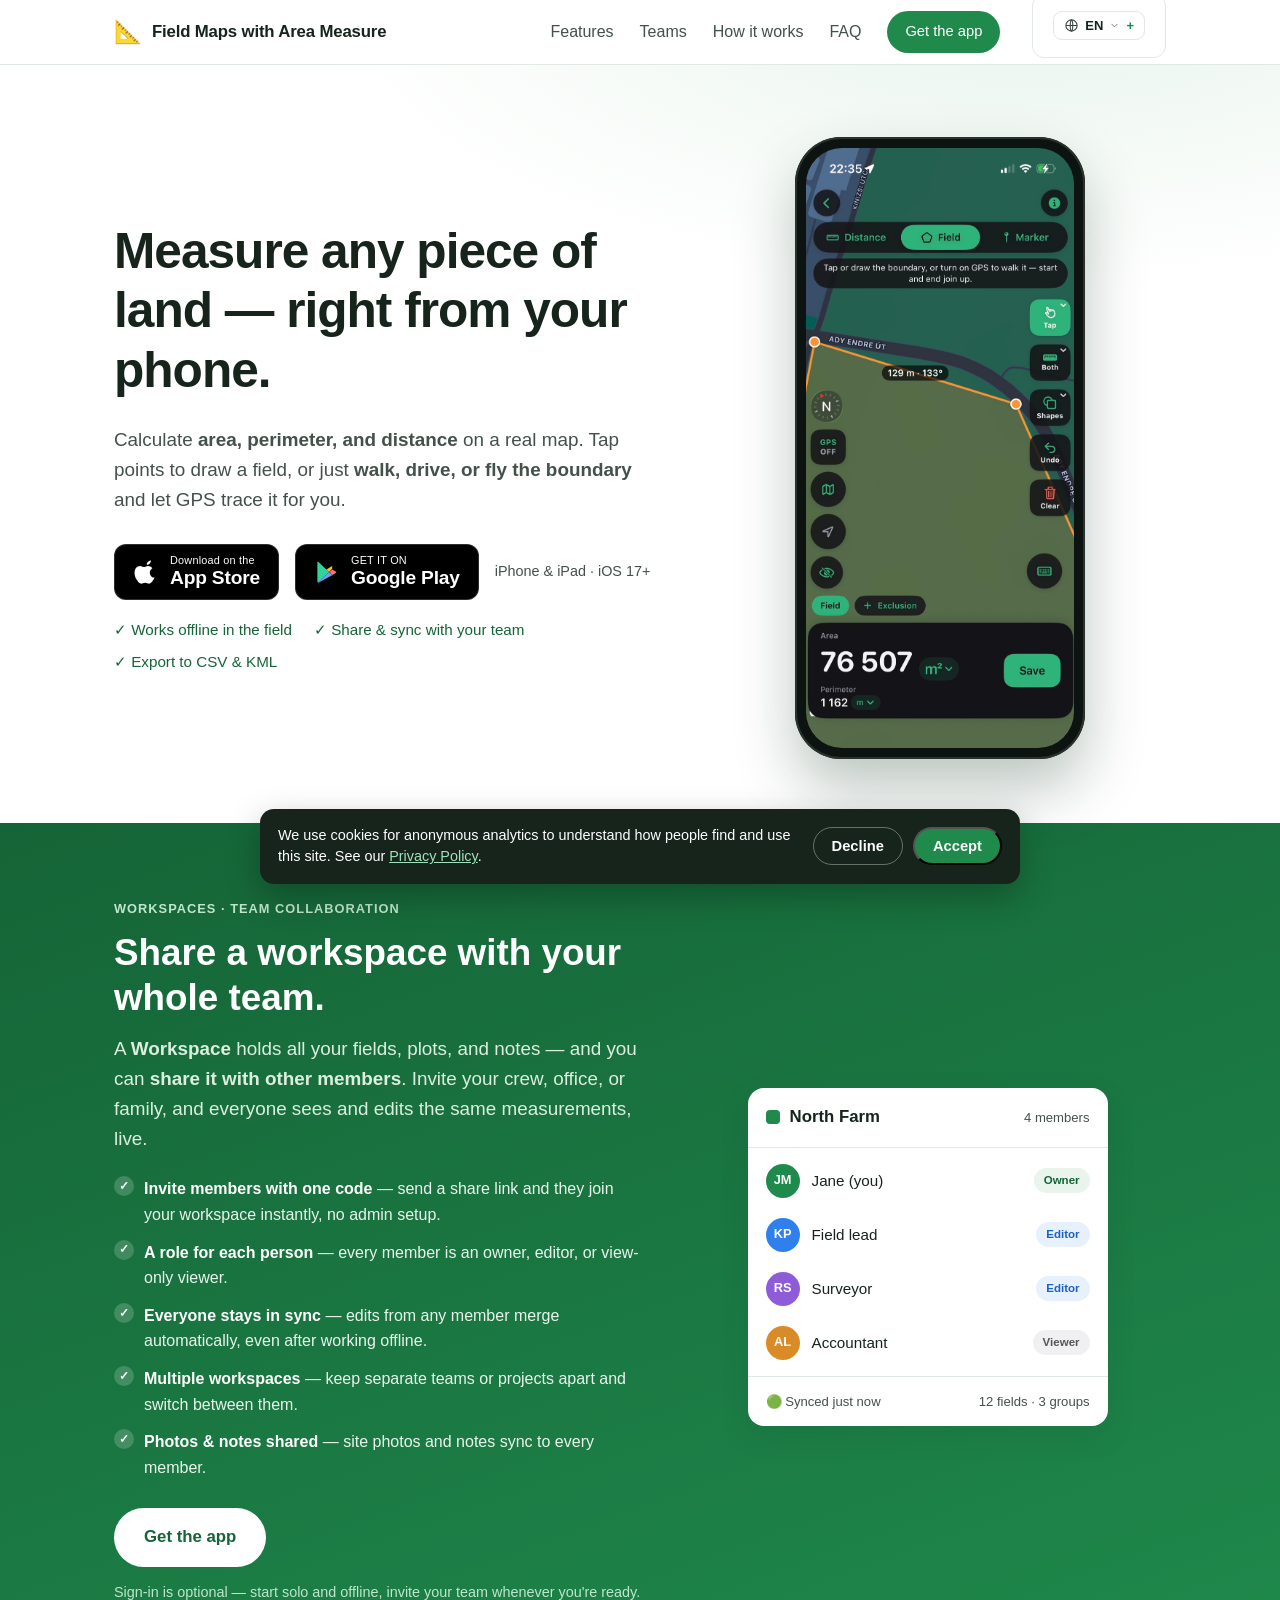
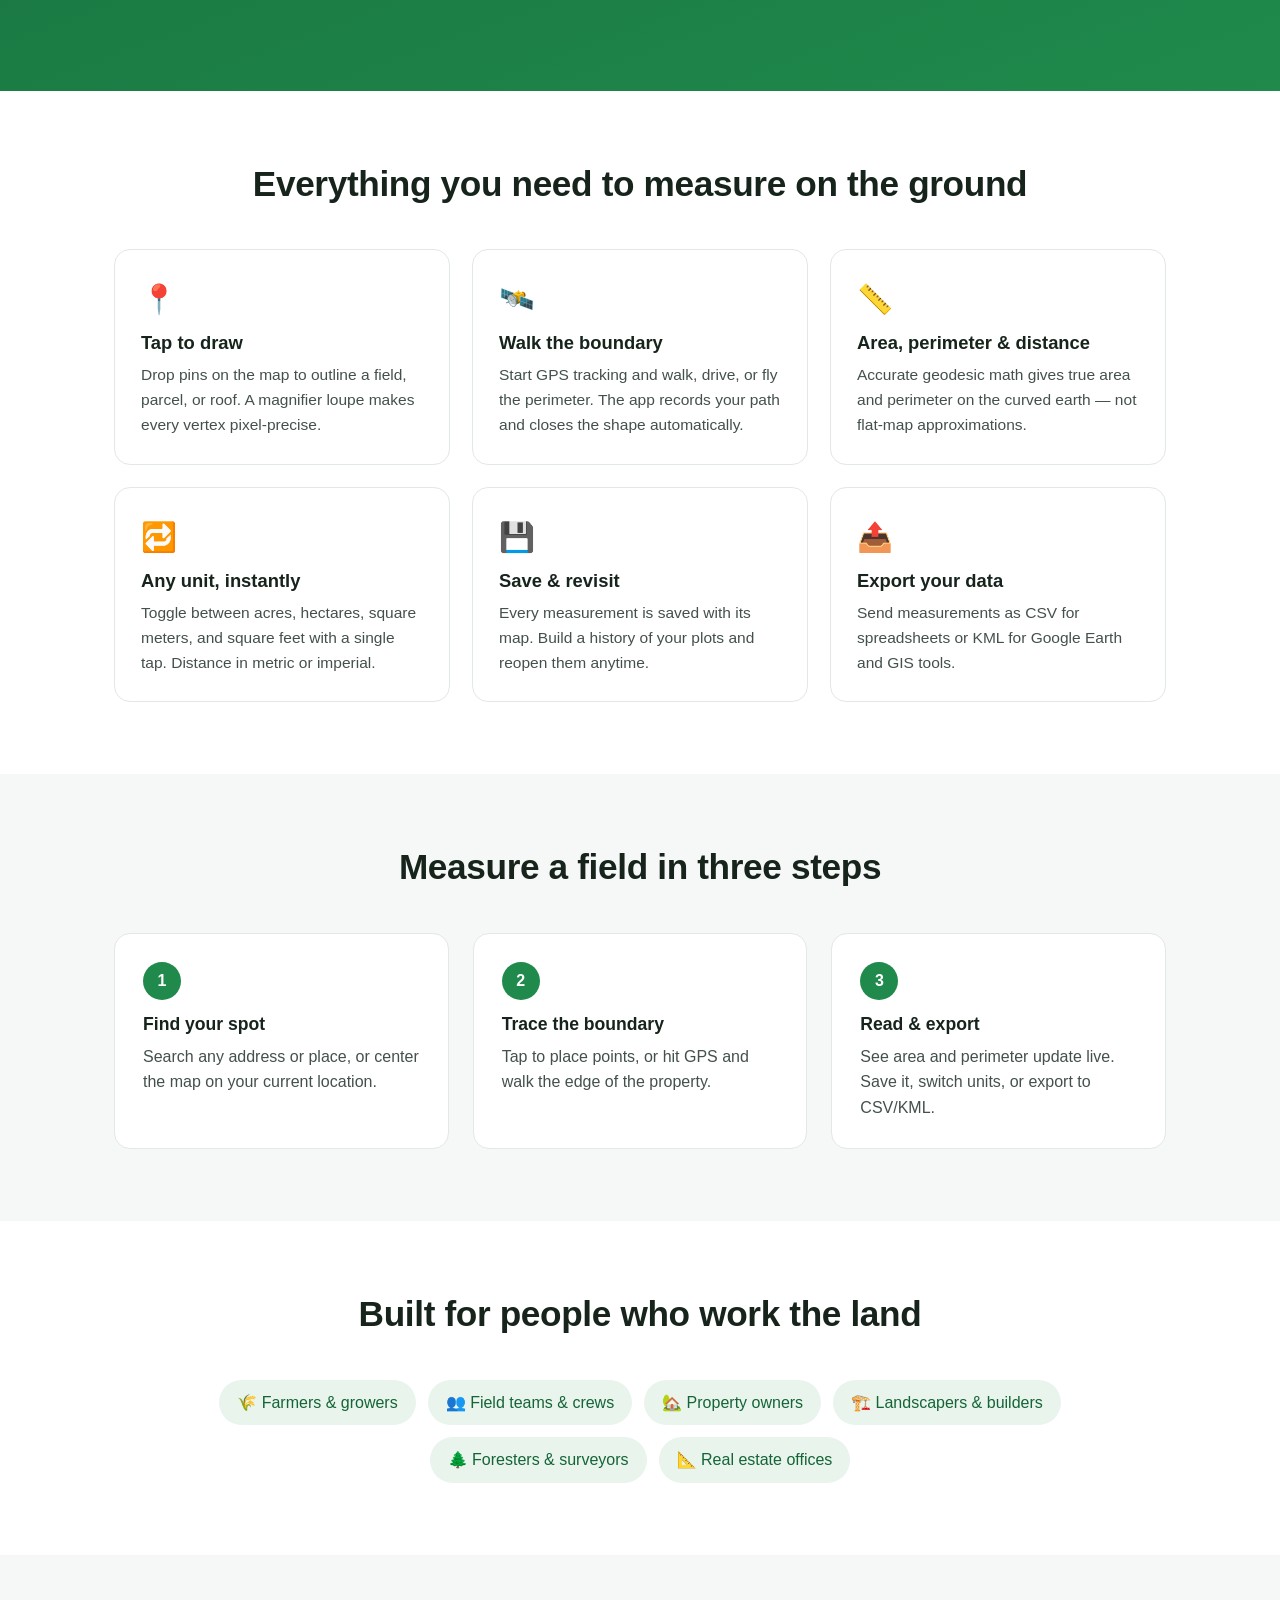
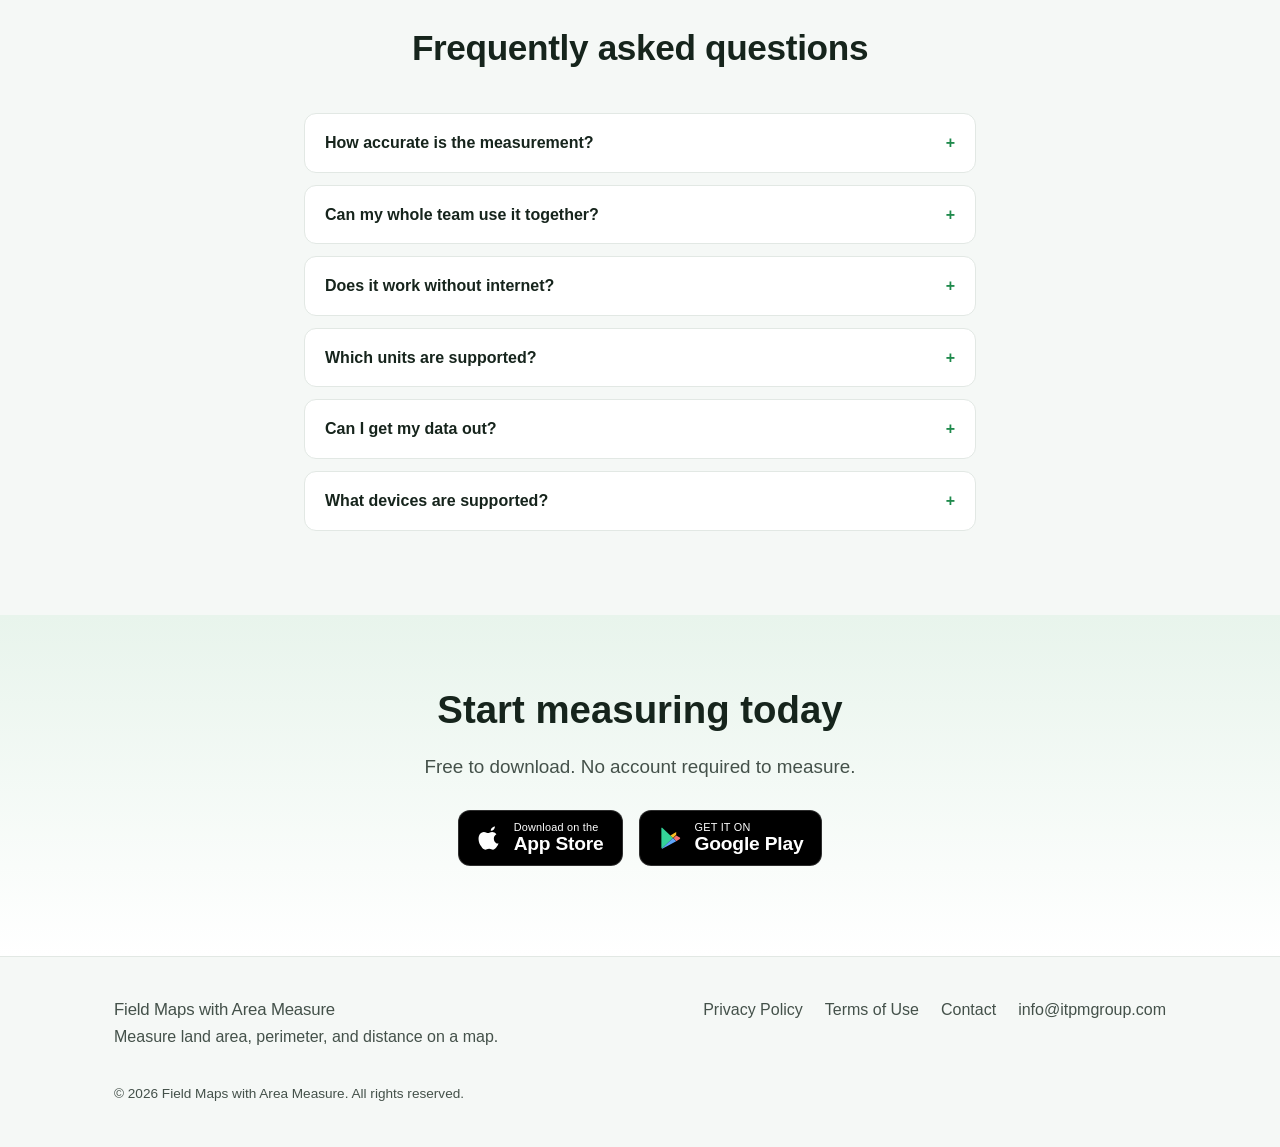
<file: index.html>
<!DOCTYPE html>
<html lang="en">
<head>
  <meta charset="UTF-8" />
  <meta name="viewport" content="width=device-width, initial-scale=1.0" />
  <title>Field Maps with Area Measure — Measure Land Area, Perimeter &amp; Distance on a Map</title>
  <meta name="description" content="Measure land area, perimeter, and distance on a map — tap points or walk the boundary with GPS. Native iPhone &amp; iPad app with offline use, team workspaces, and CSV/KML export." />
  <link rel="canonical" href="https://gpsandareameasure.com/" />
  <link rel="alternate" hreflang="en" href="https://gpsandareameasure.com/" />
  <link rel="alternate" hreflang="es" href="https://gpsandareameasure.com/es/" />
  <link rel="alternate" hreflang="fr" href="https://gpsandareameasure.com/fr/" />
  <link rel="alternate" hreflang="pt-BR" href="https://gpsandareameasure.com/pt/" />
  <link rel="alternate" hreflang="th" href="https://gpsandareameasure.com/th/" />
  <link rel="alternate" hreflang="hi" href="https://gpsandareameasure.com/hi/" />
  <link rel="alternate" hreflang="x-default" href="https://gpsandareameasure.com/" />
  <meta name="robots" content="index, follow, max-image-preview:large" />
  <meta name="theme-color" content="#1f8a4c" />
  <meta name="apple-mobile-web-app-title" content="Area Measure" />
  <meta name="keywords" content="area measure, gps area calculator, land measurement app, field area measure, measure land on map, perimeter calculator, acreage calculator, hectare measure, GPS land survey app" />

  <!-- Open Graph / social sharing -->
  <meta property="og:type" content="website" />
  <meta property="og:site_name" content="Field Maps with Area Measure" />
  <meta property="og:title" content="Field Maps with Area Measure — Measure Land Area, Perimeter &amp; Distance" />
  <meta property="og:description" content="Measure land area, perimeter, and distance on a real map — tap points or walk the boundary with GPS. iPhone &amp; iPad." />
  <meta property="og:url" content="https://gpsandareameasure.com/" />
  <meta property="og:image" content="https://gpsandareameasure.com/assets/og-image.png" />
  <meta property="og:image:width" content="1200" />
  <meta property="og:image:height" content="630" />
  <meta property="og:image:alt" content="Field Maps with Area Measure — measure any piece of land from your phone" />
  <meta property="og:locale" content="en_US" />
  <meta name="twitter:card" content="summary_large_image" />
  <meta name="twitter:title" content="Field Maps with Area Measure — Measure Land Area, Perimeter &amp; Distance" />
  <meta name="twitter:description" content="Measure land area, perimeter, and distance on a real map — tap points or walk the boundary with GPS." />
  <meta name="twitter:image" content="https://gpsandareameasure.com/assets/og-image.png" />

  <link rel="icon" href="assets/favicon.svg" type="image/svg+xml" />
  <link rel="apple-touch-icon" href="assets/favicon.svg" />
  <link rel="stylesheet" href="assets/styles.css" />

  <!-- Structured data: app + organization -->
  <script type="application/ld+json">
  {
    "@context": "https://schema.org",
    "@type": "MobileApplication",
    "name": "Field Maps with Area Measure",
    "operatingSystem": "iOS 17.0 or later",
    "applicationCategory": "UtilitiesApplication",
    "description": "Measure land area, perimeter, and distance on a map — tap points or walk the boundary with GPS. Works offline, supports team workspaces, and exports to CSV and KML.",
    "url": "https://gpsandareameasure.com/",
    "image": "https://gpsandareameasure.com/assets/og-image.png",
    "offers": {
      "@type": "Offer",
      "price": "0",
      "priceCurrency": "USD"
    },
    "featureList": [
      "Measure area, perimeter, and distance on a real map",
      "Tap to draw points or walk the boundary with GPS",
      "Geodesic accuracy on the WGS-84 ellipsoid",
      "Acres, hectares, square meters, and square feet",
      "Works offline in the field",
      "Team workspaces with shared sync",
      "Export to CSV and KML"
    ]
  }
  </script>
  <script type="application/ld+json">
  {
    "@context": "https://schema.org",
    "@type": "FAQPage",
    "mainEntity": [
      {
        "@type": "Question",
        "name": "How accurate is the measurement?",
        "acceptedAnswer": {
          "@type": "Answer",
          "text": "The app uses geodesic calculations on the WGS-84 ellipsoid, so area and perimeter stay accurate even on large parcels. GPS accuracy depends on your device and sky view; tap-to-draw on satellite imagery is the most precise for small plots."
        }
      },
      {
        "@type": "Question",
        "name": "Can my whole team use it together?",
        "acceptedAnswer": {
          "@type": "Answer",
          "text": "Yes — that's what Workspaces are for. Invite teammates with a share code and give each person owner, editor, or view-only access. Everyone works from the same measurements, and changes sync automatically, even after working offline."
        }
      },
      {
        "@type": "Question",
        "name": "Does it work without internet?",
        "acceptedAnswer": {
          "@type": "Answer",
          "text": "GPS tracking and measurement work offline, and so do your workspaces — create, edit, and organize with no signal. Everything syncs to your team the moment you're back online. Map tiles for a brand-new area need a connection to load, but cached areas stay available in the field."
        }
      },
      {
        "@type": "Question",
        "name": "Which units are supported?",
        "acceptedAnswer": {
          "@type": "Answer",
          "text": "Acres, hectares, square meters, and square feet for area; meters, kilometers, feet, and miles for distance — switchable anytime."
        }
      },
      {
        "@type": "Question",
        "name": "Can I get my data out?",
        "acceptedAnswer": {
          "@type": "Answer",
          "text": "Yes. Export any measurement as CSV (for spreadsheets) or KML (for Google Earth and GIS software)."
        }
      },
      {
        "@type": "Question",
        "name": "What devices are supported?",
        "acceptedAnswer": {
          "@type": "Answer",
          "text": "iPhone and iPad running iOS 17 or later, with an iPad-optimized layout."
        }
      }
    ]
  }
  </script>
</head>
<body>
  <!-- ===== Header ===== -->
  <header class="site-header">
    <div class="container nav">
      <a class="brand" href="#top">
        <span class="brand-mark" aria-hidden="true">📐</span>
        <span class="brand-name">Field Maps with Area Measure</span>
      </a>
      <nav class="nav-links">
        <a href="#features">Features</a>
        <a href="#workspaces">Teams</a>
        <a href="#how">How it works</a>
        <a href="#faq">FAQ</a>
        <a class="btn btn-sm" href="#download">Get the app</a>
        <details class="lang-menu">
          <summary aria-label="Change language"><svg class="globe" viewBox="0 0 24 24" aria-hidden="true"><circle cx="12" cy="12" r="9" fill="none" stroke="currentColor" stroke-width="1.7"/><path d="M3 12h18M12 3c2.7 2.5 2.7 15.5 0 18M12 3c-2.7 2.5-2.7 15.5 0 18" fill="none" stroke="currentColor" stroke-width="1.7"/></svg><span class="lang-current">EN</span><svg class="chev" viewBox="0 0 24 24" aria-hidden="true"><path d="M6 9l6 6 6-6" fill="none" stroke="currentColor" stroke-width="2" stroke-linecap="round" stroke-linejoin="round"/></svg></summary>
          <div class="lang-pop">
            <a href="/" hreflang="en" aria-current="page">English</a>
            <a href="/es/" hreflang="es">Español</a>
            <a href="/fr/" hreflang="fr">Français</a>
            <a href="/pt/" hreflang="pt-BR">Português</a>
            <a href="/th/" hreflang="th">ไทย</a>
            <a href="/hi/" hreflang="hi">हिन्दी</a>
          </div>
        </details>
      </nav>
    </div>
  </header>

  <!-- ===== Hero ===== -->
  <main id="top">
    <section class="hero">
      <div class="container hero-grid">
        <div class="hero-copy">
          <h1>Measure any piece of land — right from your phone.</h1>
          <p class="lead">
            Calculate <strong>area, perimeter, and distance</strong> on a real map.
            Tap points to draw a field, or just <strong>walk, drive, or fly the boundary</strong>
            and let GPS trace it for you.
          </p>
          <div class="cta-row" id="download">
            <a class="store-badge" href="#" data-app-store aria-label="Download on the App Store">
              <svg viewBox="0 0 24 24" aria-hidden="true" class="sb-icon">
                <path fill="#fff" d="M16.5 1.3c.1 1-.3 2-1 2.8-.7.8-1.8 1.4-2.8 1.3-.1-1 .4-2 1-2.7.7-.8 1.9-1.4 2.8-1.4zM19.9 17c-.5 1.2-.8 1.7-1.4 2.7-.9 1.4-2.2 3.1-3.7 3.1-1.4 0-1.7-.9-3.6-.9s-2.3.9-3.6.9c-1.5 0-2.7-1.5-3.6-2.9C1.1 16.3.8 11.4 2.4 8.8c.9-1.5 2.4-2.4 4-2.4 1.5 0 2.5 1 3.8 1 1.2 0 2-1 3.8-1 1.4 0 2.9.8 3.9 2.1-3.4 1.9-2.9 6.8.2 8.5z"/>
              </svg>
              <span class="sb-text"><small>Download on the</small><strong>App Store</strong></span>
            </a>
            <button class="store-badge" type="button" data-waitlist-open
                    aria-label="Get it on Google Play">
              <svg viewBox="0 0 24 24" aria-hidden="true" class="sb-icon">
                <path d="M3.6 2.3 13.9 12 3.6 21.7c-.3-.2-.5-.6-.5-1V3.3c0-.4.2-.8.5-1z" fill="#34d399"/>
                <path d="M16.8 8.9 13.9 12l-2.5-2.4 5-2.9c.1 0 .3.1.4.2z" fill="#fbbf24"/>
                <path d="M16.8 15.1l-2.4-3.1 2.4-2.3 3.3 1.9c.5.3.5 1 0 1.3l-3.3 2.2z" fill="#f87171"/>
                <path d="M3.6 21.7 11.4 14.4 13.9 12l2.9 3.1-12.8 6.8c-.1 0-.3-.1-.4-.2z" fill="#60a5fa"/>
              </svg>
              <span class="sb-text"><small>GET IT ON</small><strong>Google Play</strong></span>
            </button>
            <span class="cta-note">iPhone &amp; iPad · iOS 17+</span>
          </div>
          <ul class="hero-badges">
            <li>✓ Works offline in the field</li>
            <li>✓ Share &amp; sync with your team</li>
            <li>✓ Export to CSV &amp; KML</li>
          </ul>
        </div>

        <div class="hero-visual">
          <div class="phone">
            <div class="phone-screen">
              <img class="phone-shot" src="assets/app-hero.jpg" alt="GPS & Area Measure app measuring a field — 76,507 m² area and 1,162 m perimeter on a satellite map" width="760" height="1647" loading="lazy" />
            </div>
          </div>
        </div>
      </div>
    </section>

    <!-- ===== Workspaces / Teams ===== -->
    <section id="workspaces" class="section workspace-band">
      <div class="container ws-grid">
        <div class="ws-copy">
          <span class="ws-eyebrow">Workspaces · Team collaboration</span>
          <h2>Share a workspace with your whole team.</h2>
          <p class="lead">
            A <strong>Workspace</strong> holds all your fields, plots, and notes — and you can
            <strong>share it with other members</strong>. Invite your crew, office, or family, and
            everyone sees and edits the same measurements, live.
          </p>
          <ul class="ws-list">
            <li><strong>Invite members with one code</strong> — send a share link and they join your workspace instantly, no admin setup.</li>
            <li><strong>A role for each person</strong> — every member is an owner, editor, or view-only viewer.</li>
            <li><strong>Everyone stays in sync</strong> — edits from any member merge automatically, even after working offline.</li>
            <li><strong>Multiple workspaces</strong> — keep separate teams or projects apart and switch between them.</li>
            <li><strong>Photos &amp; notes shared</strong> — site photos and notes sync to every member.</li>
          </ul>
          <a class="btn btn-lg" href="#download">Get the app</a>
          <p class="ws-note">Sign-in is optional — start solo and offline, invite your team whenever you're ready.</p>
        </div>

        <div class="ws-visual" aria-hidden="true">
          <div class="ws-card">
            <div class="ws-card-head">
              <span class="ws-swatch"></span>
              <strong>North Farm</strong>
              <span class="ws-count">4 members</span>
            </div>
            <ul class="ws-rows">
              <li><span class="ava a">JM</span><span class="who">Jane (you)</span><span class="role owner">Owner</span></li>
              <li><span class="ava b">KP</span><span class="who">Field lead</span><span class="role editor">Editor</span></li>
              <li><span class="ava c">RS</span><span class="who">Surveyor</span><span class="role editor">Editor</span></li>
              <li><span class="ava d">AL</span><span class="who">Accountant</span><span class="role viewer">Viewer</span></li>
            </ul>
            <div class="ws-foot">
              <span>🟢 Synced just now</span>
              <span>12 fields · 3 groups</span>
            </div>
          </div>
        </div>
      </div>
    </section>

    <!-- ===== Features ===== -->
    <section id="features" class="section">
      <div class="container">
        <h2 class="section-title">Everything you need to measure on the ground</h2>
        <div class="cards">
          <article class="card">
            <div class="card-icon">📍</div>
            <h3>Tap to draw</h3>
            <p>Drop pins on the map to outline a field, parcel, or roof. A magnifier loupe makes every vertex pixel-precise.</p>
          </article>
          <article class="card">
            <div class="card-icon">🛰️</div>
            <h3>Walk the boundary</h3>
            <p>Start GPS tracking and walk, drive, or fly the perimeter. The app records your path and closes the shape automatically.</p>
          </article>
          <article class="card">
            <div class="card-icon">📏</div>
            <h3>Area, perimeter &amp; distance</h3>
            <p>Accurate geodesic math gives true area and perimeter on the curved earth — not flat-map approximations.</p>
          </article>
          <article class="card">
            <div class="card-icon">🔁</div>
            <h3>Any unit, instantly</h3>
            <p>Toggle between acres, hectares, square meters, and square feet with a single tap. Distance in metric or imperial.</p>
          </article>
          <article class="card">
            <div class="card-icon">💾</div>
            <h3>Save &amp; revisit</h3>
            <p>Every measurement is saved with its map. Build a history of your plots and reopen them anytime.</p>
          </article>
          <article class="card">
            <div class="card-icon">📤</div>
            <h3>Export your data</h3>
            <p>Send measurements as CSV for spreadsheets or KML for Google Earth and GIS tools.</p>
          </article>
        </div>
      </div>
    </section>

    <!-- ===== How it works ===== -->
    <section id="how" class="section section-alt">
      <div class="container">
        <h2 class="section-title">Measure a field in three steps</h2>
        <ol class="steps">
          <li>
            <span class="step-num">1</span>
            <h3>Find your spot</h3>
            <p>Search any address or place, or center the map on your current location.</p>
          </li>
          <li>
            <span class="step-num">2</span>
            <h3>Trace the boundary</h3>
            <p>Tap to place points, or hit GPS and walk the edge of the property.</p>
          </li>
          <li>
            <span class="step-num">3</span>
            <h3>Read &amp; export</h3>
            <p>See area and perimeter update live. Save it, switch units, or export to CSV/KML.</p>
          </li>
        </ol>
      </div>
    </section>

    <!-- ===== Who it's for ===== -->
    <section class="section">
      <div class="container">
        <h2 class="section-title">Built for people who work the land</h2>
        <div class="audience">
          <span>🌾 Farmers &amp; growers</span>
          <span>👥 Field teams &amp; crews</span>
          <span>🏡 Property owners</span>
          <span>🏗️ Landscapers &amp; builders</span>
          <span>🌲 Foresters &amp; surveyors</span>
          <span>📐 Real estate offices</span>
        </div>
      </div>
    </section>

    <!-- ===== FAQ ===== -->
    <section id="faq" class="section section-alt">
      <div class="container narrow">
        <h2 class="section-title">Frequently asked questions</h2>
        <details>
          <summary>How accurate is the measurement?</summary>
          <p>The app uses geodesic calculations on the WGS-84 ellipsoid, so area and perimeter stay accurate even on large parcels. GPS accuracy depends on your device and sky view; tap-to-draw on satellite imagery is the most precise for small plots.</p>
        </details>
        <details>
          <summary>Can my whole team use it together?</summary>
          <p>Yes — that's what Workspaces are for. Invite teammates with a share code and give each person owner, editor, or view-only access. Everyone works from the same measurements, and changes sync automatically, even after working offline.</p>
        </details>
        <details>
          <summary>Does it work without internet?</summary>
          <p>GPS tracking and measurement work offline, and so do your workspaces — create, edit, and organize with no signal. Everything syncs to your team the moment you're back online. Map tiles for a brand-new area need a connection to load, but cached areas stay available in the field.</p>
        </details>
        <details>
          <summary>Which units are supported?</summary>
          <p>Acres, hectares, square meters, and square feet for area; meters, kilometers, feet, and miles for distance — switchable anytime.</p>
        </details>
        <details>
          <summary>Can I get my data out?</summary>
          <p>Yes. Export any measurement as CSV (for spreadsheets) or KML (for Google Earth and GIS software).</p>
        </details>
        <details>
          <summary>What devices are supported?</summary>
          <p>iPhone and iPad running iOS 17 or later, with an iPad-optimized layout.</p>
        </details>
      </div>
    </section>

    <!-- ===== Final CTA ===== -->
    <section class="section cta-final">
      <div class="container">
        <h2>Start measuring today</h2>
        <p class="lead">Free to download. No account required to measure.</p>
        <div class="cta-row" style="justify-content:center">
          <a class="store-badge" href="#" data-app-store aria-label="Download on the App Store">
            <svg viewBox="0 0 24 24" aria-hidden="true" class="sb-icon">
              <path fill="#fff" d="M16.5 1.3c.1 1-.3 2-1 2.8-.7.8-1.8 1.4-2.8 1.3-.1-1 .4-2 1-2.7.7-.8 1.9-1.4 2.8-1.4zM19.9 17c-.5 1.2-.8 1.7-1.4 2.7-.9 1.4-2.2 3.1-3.7 3.1-1.4 0-1.7-.9-3.6-.9s-2.3.9-3.6.9c-1.5 0-2.7-1.5-3.6-2.9C1.1 16.3.8 11.4 2.4 8.8c.9-1.5 2.4-2.4 4-2.4 1.5 0 2.5 1 3.8 1 1.2 0 2-1 3.8-1 1.4 0 2.9.8 3.9 2.1-3.4 1.9-2.9 6.8.2 8.5z"/>
            </svg>
            <span class="sb-text"><small>Download on the</small><strong>App Store</strong></span>
          </a>
          <button class="store-badge" type="button" data-waitlist-open
                  aria-label="Get it on Google Play">
            <svg viewBox="0 0 24 24" aria-hidden="true" class="sb-icon">
              <path d="M3.6 2.3 13.9 12 3.6 21.7c-.3-.2-.5-.6-.5-1V3.3c0-.4.2-.8.5-1z" fill="#34d399"/>
              <path d="M16.8 8.9 13.9 12l-2.5-2.4 5-2.9c.1 0 .3.1.4.2z" fill="#fbbf24"/>
              <path d="M16.8 15.1l-2.4-3.1 2.4-2.3 3.3 1.9c.5.3.5 1 0 1.3l-3.3 2.2z" fill="#f87171"/>
              <path d="M3.6 21.7 11.4 14.4 13.9 12l2.9 3.1-12.8 6.8c-.1 0-.3-.1-.4-.2z" fill="#60a5fa"/>
            </svg>
            <span class="sb-text"><small>GET IT ON</small><strong>Google Play</strong></span>
          </button>
        </div>
      </div>
    </section>
  </main>

  <!-- ===== Android waitlist modal ===== -->
  <div class="modal-backdrop" id="waitlist-modal" hidden>
    <div class="modal" role="dialog" aria-modal="true" aria-labelledby="wl-title">
      <button class="modal-close" type="button" data-waitlist-close aria-label="Close">&times;</button>
      <h2 id="wl-title">Android is coming soon</h2>
      <p>We're building the Android version of Field Maps with Area Measure. Leave your email and we'll let
         you know the moment it's on Google Play.</p>
      <form id="wl-form" novalidate>
        <input type="email" id="wl-email" name="email" required placeholder="you@example.com"
               autocomplete="email" inputmode="email" />
        <button class="btn btn-lg" type="submit" id="wl-submit">Join the waitlist</button>
      </form>
      <p class="wl-msg" id="wl-msg" role="status" aria-live="polite"></p>
      <p class="wl-fine">No spam — just one email when Android launches.</p>
    </div>
  </div>

  <!-- ===== Footer ===== -->
  <footer class="site-footer">
    <div class="container footer-grid">
      <div>
        <span class="brand-name">Field Maps with Area Measure</span>
        <p class="muted">Measure land area, perimeter, and distance on a map.</p>
      </div>
      <nav class="footer-links">
        <a href="privacy.html">Privacy Policy</a>
        <a href="terms.html">Terms of Use</a>
        <a href="mailto:hello@gpsandareameasure.com">Contact</a>
        <a href="mailto:info@itpmgroup.com">info@itpmgroup.com</a>
      </nav>
    </div>
    <div class="container">
      <p class="muted small">© <span id="year"></span> Field Maps with Area Measure. All rights reserved.</p>
    </div>
  </footer>

  <script>document.getElementById('year').textContent = new Date().getFullYear();</script>
  <script src="assets/analytics.js"></script>
  <script src="s/share-config.js"></script>
  <script src="assets/waitlist.js"></script>
</body>
</html>
</file>
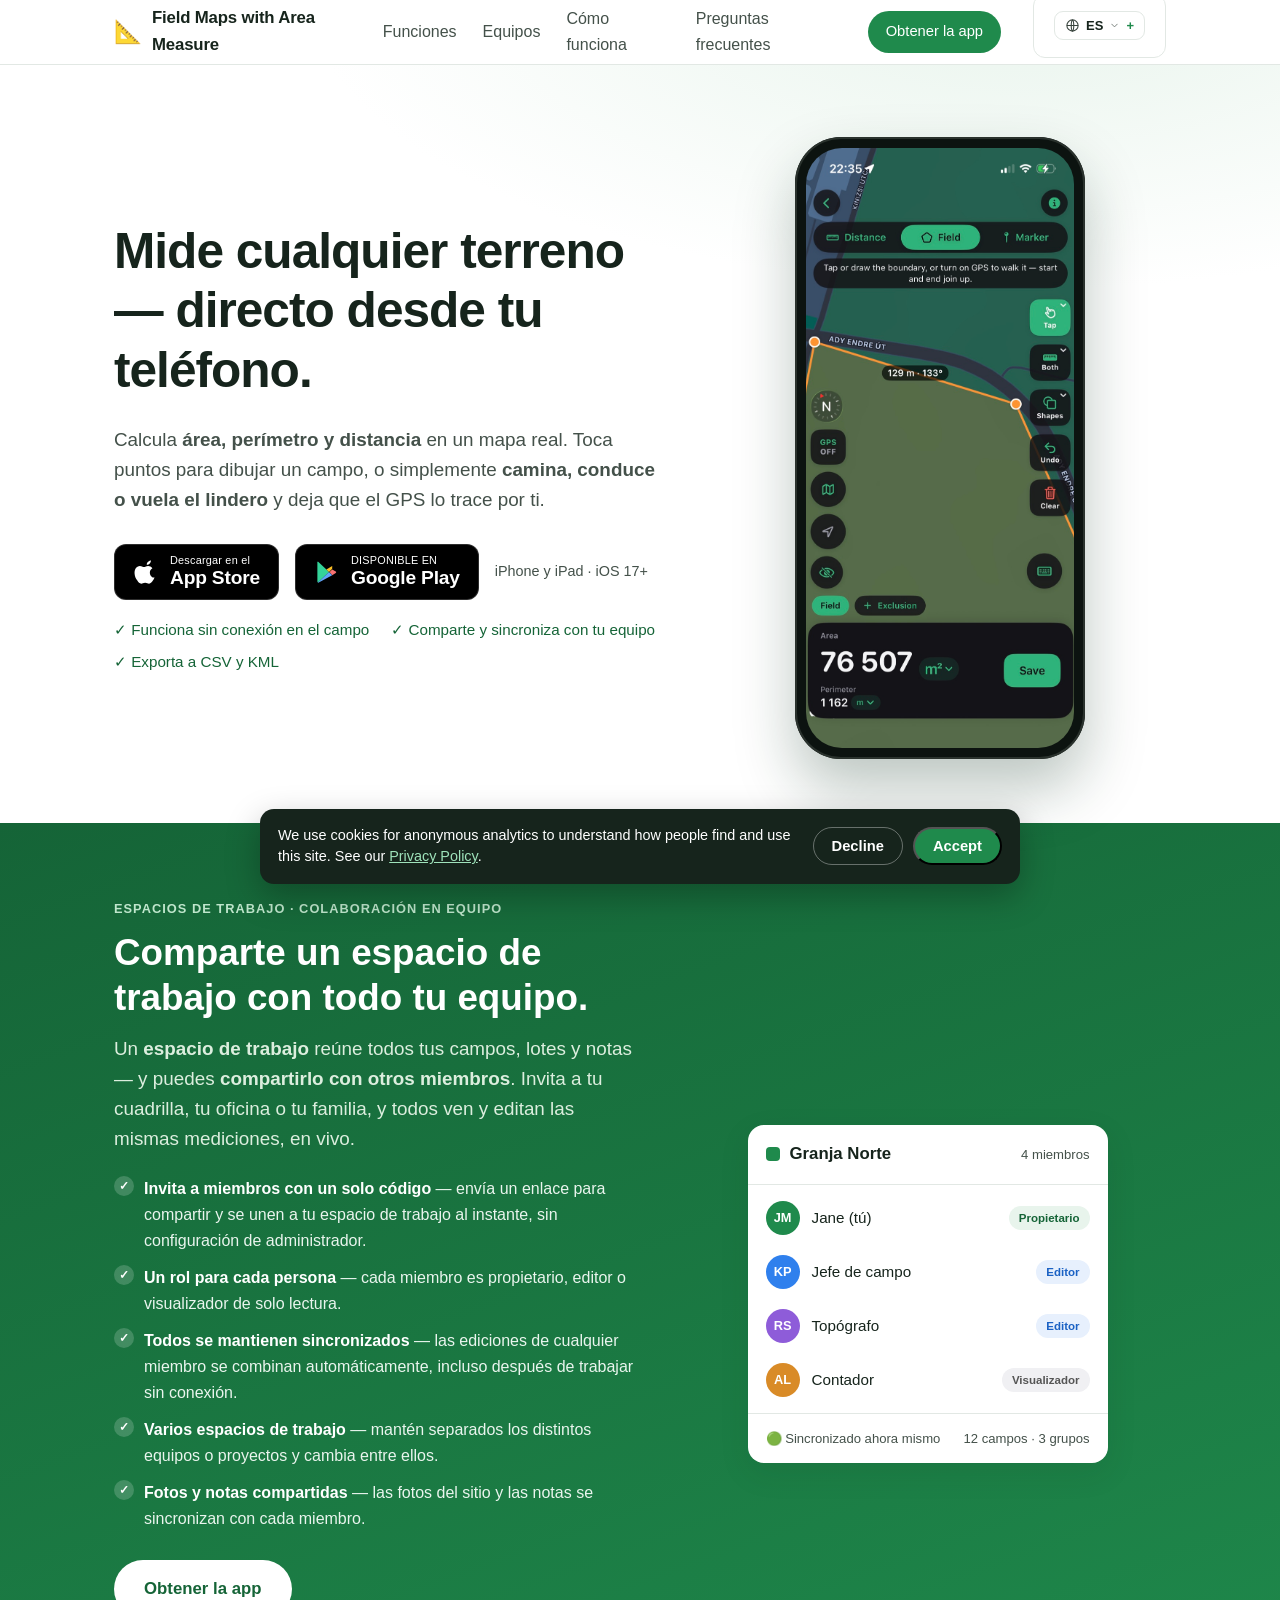
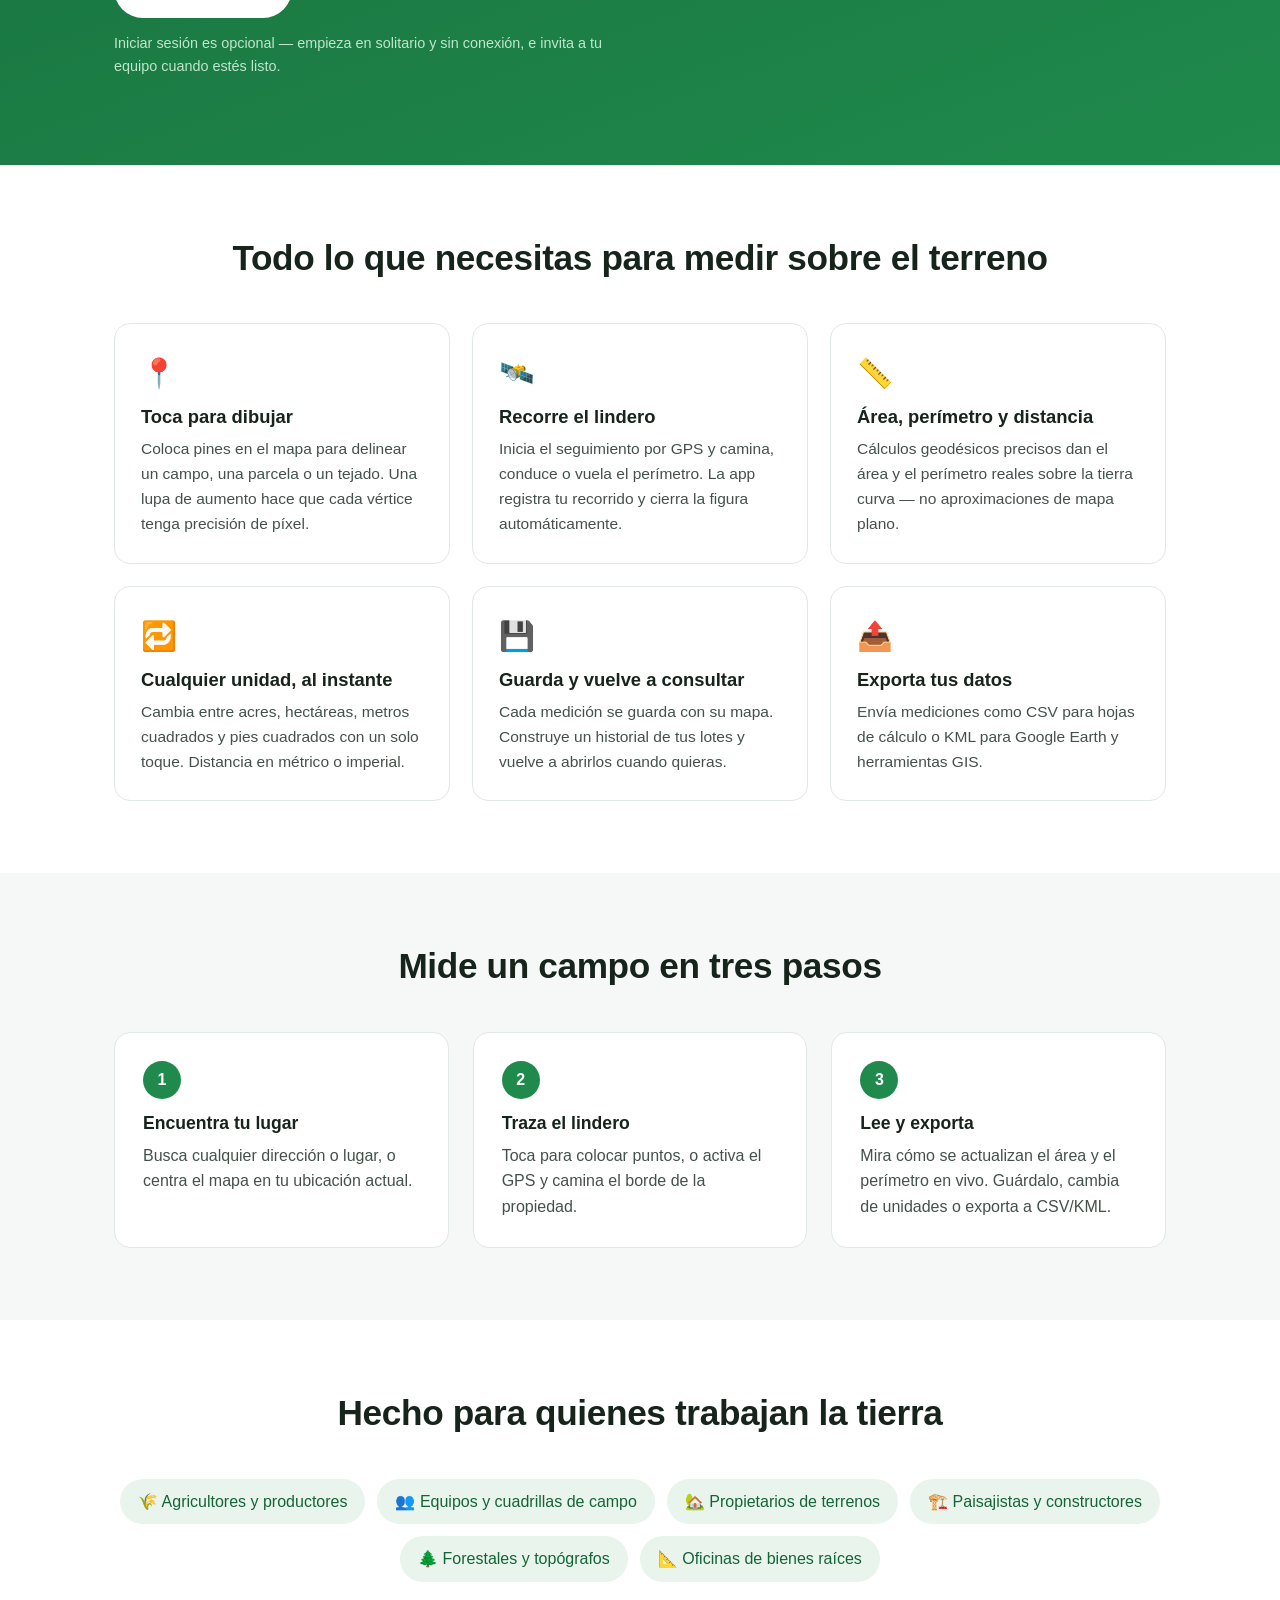
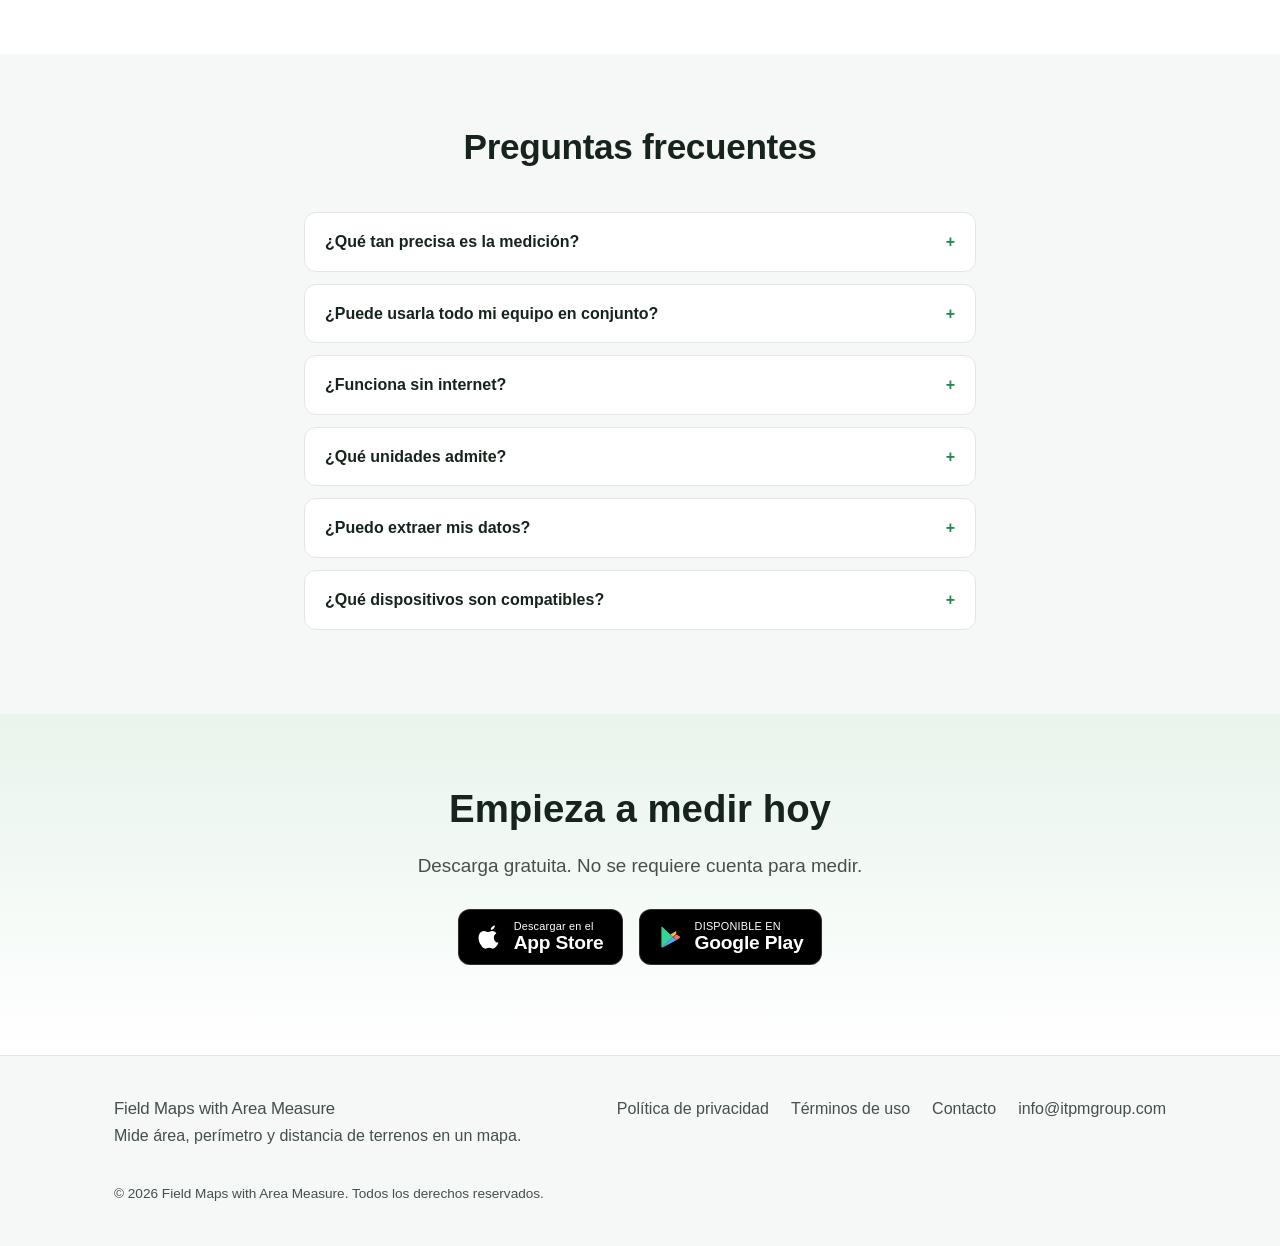
<file: es/index.html>
<!DOCTYPE html>
<html lang="es">
<head>
  <meta charset="UTF-8" />
  <meta name="viewport" content="width=device-width, initial-scale=1.0" />
  <title>Field Maps with Area Measure — Mide área, perímetro y distancia de terrenos en un mapa</title>
  <meta name="description" content="Mide área, perímetro y distancia de terrenos en un mapa — toca puntos o recorre el lindero con GPS. App nativa para iPhone y iPad con uso sin conexión, espacios de trabajo en equipo y exportación CSV/KML." />
  <link rel="canonical" href="https://gpsandareameasure.com/es/" />
  <link rel="alternate" hreflang="en" href="https://gpsandareameasure.com/" />
  <link rel="alternate" hreflang="es" href="https://gpsandareameasure.com/es/" />
  <link rel="alternate" hreflang="fr" href="https://gpsandareameasure.com/fr/" />
  <link rel="alternate" hreflang="pt-BR" href="https://gpsandareameasure.com/pt/" />
  <link rel="alternate" hreflang="th" href="https://gpsandareameasure.com/th/" />
  <link rel="alternate" hreflang="hi" href="https://gpsandareameasure.com/hi/" />
  <link rel="alternate" hreflang="x-default" href="https://gpsandareameasure.com/" />
  <meta name="robots" content="index, follow, max-image-preview:large" />
  <meta name="theme-color" content="#1f8a4c" />
  <meta name="apple-mobile-web-app-title" content="Area Measure" />
  <meta name="keywords" content="medición, medidor, área, terreno, hectáreas, parcela, distancia, perímetro, mapa, gps, acres, topografía, catastro, campo" />

  <!-- Open Graph / social sharing -->
  <meta property="og:type" content="website" />
  <meta property="og:site_name" content="Field Maps with Area Measure" />
  <meta property="og:title" content="Field Maps with Area Measure — Mide área, perímetro y distancia de terrenos" />
  <meta property="og:description" content="Mide área, perímetro y distancia de terrenos en un mapa real — toca puntos o recorre el lindero con GPS. iPhone y iPad." />
  <meta property="og:url" content="https://gpsandareameasure.com/es/" />
  <meta property="og:image" content="https://gpsandareameasure.com/assets/og-image.png" />
  <meta property="og:image:width" content="1200" />
  <meta property="og:image:height" content="630" />
  <meta property="og:image:alt" content="Field Maps with Area Measure — mide cualquier terreno desde tu teléfono" />
  <meta property="og:locale" content="es_ES" />
  <meta name="twitter:card" content="summary_large_image" />
  <meta name="twitter:title" content="Field Maps with Area Measure — Mide área, perímetro y distancia de terrenos" />
  <meta name="twitter:description" content="Mide área, perímetro y distancia de terrenos en un mapa real — toca puntos o recorre el lindero con GPS." />
  <meta name="twitter:image" content="https://gpsandareameasure.com/assets/og-image.png" />

  <link rel="icon" href="/assets/favicon.svg" type="image/svg+xml" />
  <link rel="apple-touch-icon" href="/assets/favicon.svg" />
  <link rel="stylesheet" href="/assets/styles.css" />

  <!-- Structured data: app + organization -->
  <script type="application/ld+json">
  {
    "@context": "https://schema.org",
    "@type": "MobileApplication",
    "name": "Field Maps with Area Measure",
    "operatingSystem": "iOS 17.0 or later",
    "applicationCategory": "UtilitiesApplication",
    "description": "Mide área, perímetro y distancia de terrenos en un mapa — toca puntos o recorre el lindero con GPS. Funciona sin conexión, admite espacios de trabajo en equipo y exporta a CSV y KML.",
    "url": "https://gpsandareameasure.com/",
    "image": "https://gpsandareameasure.com/assets/og-image.png",
    "offers": {
      "@type": "Offer",
      "price": "0",
      "priceCurrency": "USD"
    },
    "featureList": [
      "Mide área, perímetro y distancia en un mapa real",
      "Toca para dibujar puntos o recorre el lindero con GPS",
      "Precisión geodésica sobre el elipsoide WGS-84",
      "Acres, hectáreas, metros cuadrados y pies cuadrados",
      "Funciona sin conexión en el campo",
      "Espacios de trabajo en equipo con sincronización compartida",
      "Exporta a CSV y KML"
    ]
  }
  </script>
  <script type="application/ld+json">
  {
    "@context": "https://schema.org",
    "@type": "FAQPage",
    "mainEntity": [
      {
        "@type": "Question",
        "name": "¿Qué tan precisa es la medición?",
        "acceptedAnswer": {
          "@type": "Answer",
          "text": "La app usa cálculos geodésicos sobre el elipsoide WGS-84, así que el área y el perímetro se mantienen precisos incluso en parcelas grandes. La precisión del GPS depende de tu dispositivo y de la vista al cielo; dibujar tocando sobre imágenes satelitales es lo más preciso para lotes pequeños."
        }
      },
      {
        "@type": "Question",
        "name": "¿Puede usarla todo mi equipo en conjunto?",
        "acceptedAnswer": {
          "@type": "Answer",
          "text": "Sí — para eso están los espacios de trabajo. Invita a tus compañeros con un código para compartir y dale a cada persona acceso de propietario, editor o solo lectura. Todos trabajan a partir de las mismas mediciones, y los cambios se sincronizan automáticamente, incluso después de trabajar sin conexión."
        }
      },
      {
        "@type": "Question",
        "name": "¿Funciona sin internet?",
        "acceptedAnswer": {
          "@type": "Answer",
          "text": "El seguimiento por GPS y la medición funcionan sin conexión, y tus espacios de trabajo también — crea, edita y organiza sin señal. Todo se sincroniza con tu equipo en cuanto vuelves a estar en línea. Las teselas del mapa de una zona totalmente nueva necesitan conexión para cargarse, pero las zonas en caché siguen disponibles en el campo."
        }
      },
      {
        "@type": "Question",
        "name": "¿Qué unidades admite?",
        "acceptedAnswer": {
          "@type": "Answer",
          "text": "Acres, hectáreas, metros cuadrados y pies cuadrados para área; metros, kilómetros, pies y millas para distancia — intercambiables en cualquier momento."
        }
      },
      {
        "@type": "Question",
        "name": "¿Puedo extraer mis datos?",
        "acceptedAnswer": {
          "@type": "Answer",
          "text": "Sí. Exporta cualquier medición como CSV (para hojas de cálculo) o KML (para Google Earth y software GIS)."
        }
      },
      {
        "@type": "Question",
        "name": "¿Qué dispositivos son compatibles?",
        "acceptedAnswer": {
          "@type": "Answer",
          "text": "iPhone y iPad con iOS 17 o posterior, con un diseño optimizado para iPad."
        }
      }
    ]
  }
  </script>
</head>
<body>
  <!-- ===== Header ===== -->
  <header class="site-header">
    <div class="container nav">
      <a class="brand" href="#top">
        <span class="brand-mark" aria-hidden="true">📐</span>
        <span class="brand-name">Field Maps with Area Measure</span>
      </a>
      <nav class="nav-links">
        <a href="#features">Funciones</a>
        <a href="#workspaces">Equipos</a>
        <a href="#how">Cómo funciona</a>
        <a href="#faq">Preguntas frecuentes</a>
        <a class="btn btn-sm" href="#download">Obtener la app</a>
        <details class="lang-menu">
          <summary aria-label="Cambiar idioma"><svg class="globe" viewBox="0 0 24 24" aria-hidden="true"><circle cx="12" cy="12" r="9" fill="none" stroke="currentColor" stroke-width="1.7"/><path d="M3 12h18M12 3c2.7 2.5 2.7 15.5 0 18M12 3c-2.7 2.5-2.7 15.5 0 18" fill="none" stroke="currentColor" stroke-width="1.7"/></svg><span class="lang-current">ES</span><svg class="chev" viewBox="0 0 24 24" aria-hidden="true"><path d="M6 9l6 6 6-6" fill="none" stroke="currentColor" stroke-width="2" stroke-linecap="round" stroke-linejoin="round"/></svg></summary>
          <div class="lang-pop">
            <a href="/" hreflang="en">English</a>
            <a href="/es/" hreflang="es" aria-current="page">Español</a>
            <a href="/fr/" hreflang="fr">Français</a>
            <a href="/pt/" hreflang="pt-BR">Português</a>
            <a href="/th/" hreflang="th">ไทย</a>
            <a href="/hi/" hreflang="hi">हिन्दी</a>
          </div>
        </details>
      </nav>
    </div>
  </header>

  <!-- ===== Hero ===== -->
  <main id="top">
    <section class="hero">
      <div class="container hero-grid">
        <div class="hero-copy">
          <h1>Mide cualquier terreno — directo desde tu teléfono.</h1>
          <p class="lead">
            Calcula <strong>área, perímetro y distancia</strong> en un mapa real.
            Toca puntos para dibujar un campo, o simplemente <strong>camina, conduce o vuela el lindero</strong>
            y deja que el GPS lo trace por ti.
          </p>
          <div class="cta-row" id="download">
            <a class="store-badge" href="#" data-app-store aria-label="Descargar en el App Store">
              <svg viewBox="0 0 24 24" aria-hidden="true" class="sb-icon">
                <path fill="#fff" d="M16.5 1.3c.1 1-.3 2-1 2.8-.7.8-1.8 1.4-2.8 1.3-.1-1 .4-2 1-2.7.7-.8 1.9-1.4 2.8-1.4zM19.9 17c-.5 1.2-.8 1.7-1.4 2.7-.9 1.4-2.2 3.1-3.7 3.1-1.4 0-1.7-.9-3.6-.9s-2.3.9-3.6.9c-1.5 0-2.7-1.5-3.6-2.9C1.1 16.3.8 11.4 2.4 8.8c.9-1.5 2.4-2.4 4-2.4 1.5 0 2.5 1 3.8 1 1.2 0 2-1 3.8-1 1.4 0 2.9.8 3.9 2.1-3.4 1.9-2.9 6.8.2 8.5z"/>
              </svg>
              <span class="sb-text"><small>Descargar en el</small><strong>App Store</strong></span>
            </a>
            <button class="store-badge" type="button" data-waitlist-open
                    aria-label="Disponible en Google Play">
              <svg viewBox="0 0 24 24" aria-hidden="true" class="sb-icon">
                <path d="M3.6 2.3 13.9 12 3.6 21.7c-.3-.2-.5-.6-.5-1V3.3c0-.4.2-.8.5-1z" fill="#34d399"/>
                <path d="M16.8 8.9 13.9 12l-2.5-2.4 5-2.9c.1 0 .3.1.4.2z" fill="#fbbf24"/>
                <path d="M16.8 15.1l-2.4-3.1 2.4-2.3 3.3 1.9c.5.3.5 1 0 1.3l-3.3 2.2z" fill="#f87171"/>
                <path d="M3.6 21.7 11.4 14.4 13.9 12l2.9 3.1-12.8 6.8c-.1 0-.3-.1-.4-.2z" fill="#60a5fa"/>
              </svg>
              <span class="sb-text"><small>DISPONIBLE EN</small><strong>Google Play</strong></span>
            </button>
            <span class="cta-note">iPhone y iPad · iOS 17+</span>
          </div>
          <ul class="hero-badges">
            <li>✓ Funciona sin conexión en el campo</li>
            <li>✓ Comparte y sincroniza con tu equipo</li>
            <li>✓ Exporta a CSV y KML</li>
          </ul>
        </div>

        <div class="hero-visual">
          <div class="phone">
            <div class="phone-screen">
              <img class="phone-shot" src="/assets/app-hero.jpg" alt="La app GPS & Area Measure midiendo un campo: 76 507 m² de área y 1162 m de perímetro en un mapa" width="760" height="1647" loading="lazy" />
            </div>
          </div>
        </div>
      </div>
    </section>

    <!-- ===== Workspaces / Teams ===== -->
    <section id="workspaces" class="section workspace-band">
      <div class="container ws-grid">
        <div class="ws-copy">
          <span class="ws-eyebrow">Espacios de trabajo · Colaboración en equipo</span>
          <h2>Comparte un espacio de trabajo con todo tu equipo.</h2>
          <p class="lead">
            Un <strong>espacio de trabajo</strong> reúne todos tus campos, lotes y notas — y puedes
            <strong>compartirlo con otros miembros</strong>. Invita a tu cuadrilla, tu oficina o tu familia, y
            todos ven y editan las mismas mediciones, en vivo.
          </p>
          <ul class="ws-list">
            <li><strong>Invita a miembros con un solo código</strong> — envía un enlace para compartir y se unen a tu espacio de trabajo al instante, sin configuración de administrador.</li>
            <li><strong>Un rol para cada persona</strong> — cada miembro es propietario, editor o visualizador de solo lectura.</li>
            <li><strong>Todos se mantienen sincronizados</strong> — las ediciones de cualquier miembro se combinan automáticamente, incluso después de trabajar sin conexión.</li>
            <li><strong>Varios espacios de trabajo</strong> — mantén separados los distintos equipos o proyectos y cambia entre ellos.</li>
            <li><strong>Fotos y notas compartidas</strong> — las fotos del sitio y las notas se sincronizan con cada miembro.</li>
          </ul>
          <a class="btn btn-lg" href="#download">Obtener la app</a>
          <p class="ws-note">Iniciar sesión es opcional — empieza en solitario y sin conexión, e invita a tu equipo cuando estés listo.</p>
        </div>

        <div class="ws-visual" aria-hidden="true">
          <div class="ws-card">
            <div class="ws-card-head">
              <span class="ws-swatch"></span>
              <strong>Granja Norte</strong>
              <span class="ws-count">4 miembros</span>
            </div>
            <ul class="ws-rows">
              <li><span class="ava a">JM</span><span class="who">Jane (tú)</span><span class="role owner">Propietario</span></li>
              <li><span class="ava b">KP</span><span class="who">Jefe de campo</span><span class="role editor">Editor</span></li>
              <li><span class="ava c">RS</span><span class="who">Topógrafo</span><span class="role editor">Editor</span></li>
              <li><span class="ava d">AL</span><span class="who">Contador</span><span class="role viewer">Visualizador</span></li>
            </ul>
            <div class="ws-foot">
              <span>🟢 Sincronizado ahora mismo</span>
              <span>12 campos · 3 grupos</span>
            </div>
          </div>
        </div>
      </div>
    </section>

    <!-- ===== Features ===== -->
    <section id="features" class="section">
      <div class="container">
        <h2 class="section-title">Todo lo que necesitas para medir sobre el terreno</h2>
        <div class="cards">
          <article class="card">
            <div class="card-icon">📍</div>
            <h3>Toca para dibujar</h3>
            <p>Coloca pines en el mapa para delinear un campo, una parcela o un tejado. Una lupa de aumento hace que cada vértice tenga precisión de píxel.</p>
          </article>
          <article class="card">
            <div class="card-icon">🛰️</div>
            <h3>Recorre el lindero</h3>
            <p>Inicia el seguimiento por GPS y camina, conduce o vuela el perímetro. La app registra tu recorrido y cierra la figura automáticamente.</p>
          </article>
          <article class="card">
            <div class="card-icon">📏</div>
            <h3>Área, perímetro y distancia</h3>
            <p>Cálculos geodésicos precisos dan el área y el perímetro reales sobre la tierra curva — no aproximaciones de mapa plano.</p>
          </article>
          <article class="card">
            <div class="card-icon">🔁</div>
            <h3>Cualquier unidad, al instante</h3>
            <p>Cambia entre acres, hectáreas, metros cuadrados y pies cuadrados con un solo toque. Distancia en métrico o imperial.</p>
          </article>
          <article class="card">
            <div class="card-icon">💾</div>
            <h3>Guarda y vuelve a consultar</h3>
            <p>Cada medición se guarda con su mapa. Construye un historial de tus lotes y vuelve a abrirlos cuando quieras.</p>
          </article>
          <article class="card">
            <div class="card-icon">📤</div>
            <h3>Exporta tus datos</h3>
            <p>Envía mediciones como CSV para hojas de cálculo o KML para Google Earth y herramientas GIS.</p>
          </article>
        </div>
      </div>
    </section>

    <!-- ===== How it works ===== -->
    <section id="how" class="section section-alt">
      <div class="container">
        <h2 class="section-title">Mide un campo en tres pasos</h2>
        <ol class="steps">
          <li>
            <span class="step-num">1</span>
            <h3>Encuentra tu lugar</h3>
            <p>Busca cualquier dirección o lugar, o centra el mapa en tu ubicación actual.</p>
          </li>
          <li>
            <span class="step-num">2</span>
            <h3>Traza el lindero</h3>
            <p>Toca para colocar puntos, o activa el GPS y camina el borde de la propiedad.</p>
          </li>
          <li>
            <span class="step-num">3</span>
            <h3>Lee y exporta</h3>
            <p>Mira cómo se actualizan el área y el perímetro en vivo. Guárdalo, cambia de unidades o exporta a CSV/KML.</p>
          </li>
        </ol>
      </div>
    </section>

    <!-- ===== Who it's for ===== -->
    <section class="section">
      <div class="container">
        <h2 class="section-title">Hecho para quienes trabajan la tierra</h2>
        <div class="audience">
          <span>🌾 Agricultores y productores</span>
          <span>👥 Equipos y cuadrillas de campo</span>
          <span>🏡 Propietarios de terrenos</span>
          <span>🏗️ Paisajistas y constructores</span>
          <span>🌲 Forestales y topógrafos</span>
          <span>📐 Oficinas de bienes raíces</span>
        </div>
      </div>
    </section>

    <!-- ===== FAQ ===== -->
    <section id="faq" class="section section-alt">
      <div class="container narrow">
        <h2 class="section-title">Preguntas frecuentes</h2>
        <details>
          <summary>¿Qué tan precisa es la medición?</summary>
          <p>La app usa cálculos geodésicos sobre el elipsoide WGS-84, así que el área y el perímetro se mantienen precisos incluso en parcelas grandes. La precisión del GPS depende de tu dispositivo y de la vista al cielo; dibujar tocando sobre imágenes satelitales es lo más preciso para lotes pequeños.</p>
        </details>
        <details>
          <summary>¿Puede usarla todo mi equipo en conjunto?</summary>
          <p>Sí — para eso están los espacios de trabajo. Invita a tus compañeros con un código para compartir y dale a cada persona acceso de propietario, editor o solo lectura. Todos trabajan a partir de las mismas mediciones, y los cambios se sincronizan automáticamente, incluso después de trabajar sin conexión.</p>
        </details>
        <details>
          <summary>¿Funciona sin internet?</summary>
          <p>El seguimiento por GPS y la medición funcionan sin conexión, y tus espacios de trabajo también — crea, edita y organiza sin señal. Todo se sincroniza con tu equipo en cuanto vuelves a estar en línea. Las teselas del mapa de una zona totalmente nueva necesitan conexión para cargarse, pero las zonas en caché siguen disponibles en el campo.</p>
        </details>
        <details>
          <summary>¿Qué unidades admite?</summary>
          <p>Acres, hectáreas, metros cuadrados y pies cuadrados para área; metros, kilómetros, pies y millas para distancia — intercambiables en cualquier momento.</p>
        </details>
        <details>
          <summary>¿Puedo extraer mis datos?</summary>
          <p>Sí. Exporta cualquier medición como CSV (para hojas de cálculo) o KML (para Google Earth y software GIS).</p>
        </details>
        <details>
          <summary>¿Qué dispositivos son compatibles?</summary>
          <p>iPhone y iPad con iOS 17 o posterior, con un diseño optimizado para iPad.</p>
        </details>
      </div>
    </section>

    <!-- ===== Final CTA ===== -->
    <section class="section cta-final">
      <div class="container">
        <h2>Empieza a medir hoy</h2>
        <p class="lead">Descarga gratuita. No se requiere cuenta para medir.</p>
        <div class="cta-row" style="justify-content:center">
          <a class="store-badge" href="#" data-app-store aria-label="Descargar en el App Store">
            <svg viewBox="0 0 24 24" aria-hidden="true" class="sb-icon">
              <path fill="#fff" d="M16.5 1.3c.1 1-.3 2-1 2.8-.7.8-1.8 1.4-2.8 1.3-.1-1 .4-2 1-2.7.7-.8 1.9-1.4 2.8-1.4zM19.9 17c-.5 1.2-.8 1.7-1.4 2.7-.9 1.4-2.2 3.1-3.7 3.1-1.4 0-1.7-.9-3.6-.9s-2.3.9-3.6.9c-1.5 0-2.7-1.5-3.6-2.9C1.1 16.3.8 11.4 2.4 8.8c.9-1.5 2.4-2.4 4-2.4 1.5 0 2.5 1 3.8 1 1.2 0 2-1 3.8-1 1.4 0 2.9.8 3.9 2.1-3.4 1.9-2.9 6.8.2 8.5z"/>
            </svg>
            <span class="sb-text"><small>Descargar en el</small><strong>App Store</strong></span>
          </a>
          <button class="store-badge" type="button" data-waitlist-open
                  aria-label="Disponible en Google Play">
            <svg viewBox="0 0 24 24" aria-hidden="true" class="sb-icon">
              <path d="M3.6 2.3 13.9 12 3.6 21.7c-.3-.2-.5-.6-.5-1V3.3c0-.4.2-.8.5-1z" fill="#34d399"/>
              <path d="M16.8 8.9 13.9 12l-2.5-2.4 5-2.9c.1 0 .3.1.4.2z" fill="#fbbf24"/>
              <path d="M16.8 15.1l-2.4-3.1 2.4-2.3 3.3 1.9c.5.3.5 1 0 1.3l-3.3 2.2z" fill="#f87171"/>
              <path d="M3.6 21.7 11.4 14.4 13.9 12l2.9 3.1-12.8 6.8c-.1 0-.3-.1-.4-.2z" fill="#60a5fa"/>
            </svg>
            <span class="sb-text"><small>DISPONIBLE EN</small><strong>Google Play</strong></span>
          </button>
        </div>
      </div>
    </section>
  </main>

  <!-- ===== Android waitlist modal ===== -->
  <div class="modal-backdrop" id="waitlist-modal" hidden>
    <div class="modal" role="dialog" aria-modal="true" aria-labelledby="wl-title">
      <button class="modal-close" type="button" data-waitlist-close aria-label="Cerrar">&times;</button>
      <h2 id="wl-title">Android llegará pronto</h2>
      <p>Estamos creando la versión de Android de Field Maps with Area Measure. Deja tu correo y te
         avisaremos en cuanto esté en Google Play.</p>
      <form id="wl-form" novalidate>
        <input type="email" id="wl-email" name="email" required placeholder="tu@ejemplo.com"
               autocomplete="email" inputmode="email" />
        <button class="btn btn-lg" type="submit" id="wl-submit">Unirse a la lista de espera</button>
      </form>
      <p class="wl-msg" id="wl-msg" role="status" aria-live="polite"></p>
      <p class="wl-fine">Sin spam — solo un correo cuando Android se lance.</p>
    </div>
  </div>

  <!-- ===== Footer ===== -->
  <footer class="site-footer">
    <div class="container footer-grid">
      <div>
        <span class="brand-name">Field Maps with Area Measure</span>
        <p class="muted">Mide área, perímetro y distancia de terrenos en un mapa.</p>
      </div>
      <nav class="footer-links">
        <a href="/privacy.html">Política de privacidad</a>
        <a href="/terms.html">Términos de uso</a>
        <a href="mailto:hello@gpsandareameasure.com">Contacto</a>
        <a href="mailto:info@itpmgroup.com">info@itpmgroup.com</a>
      </nav>
    </div>
    <div class="container">
      <p class="muted small">© <span id="year"></span> Field Maps with Area Measure. Todos los derechos reservados.</p>
    </div>
  </footer>

  <script>document.getElementById('year').textContent = new Date().getFullYear();</script>
  <script src="/assets/analytics.js"></script>
  <script src="/s/share-config.js"></script>
  <script src="/assets/waitlist.js"></script>
</body>
</html>
</file>
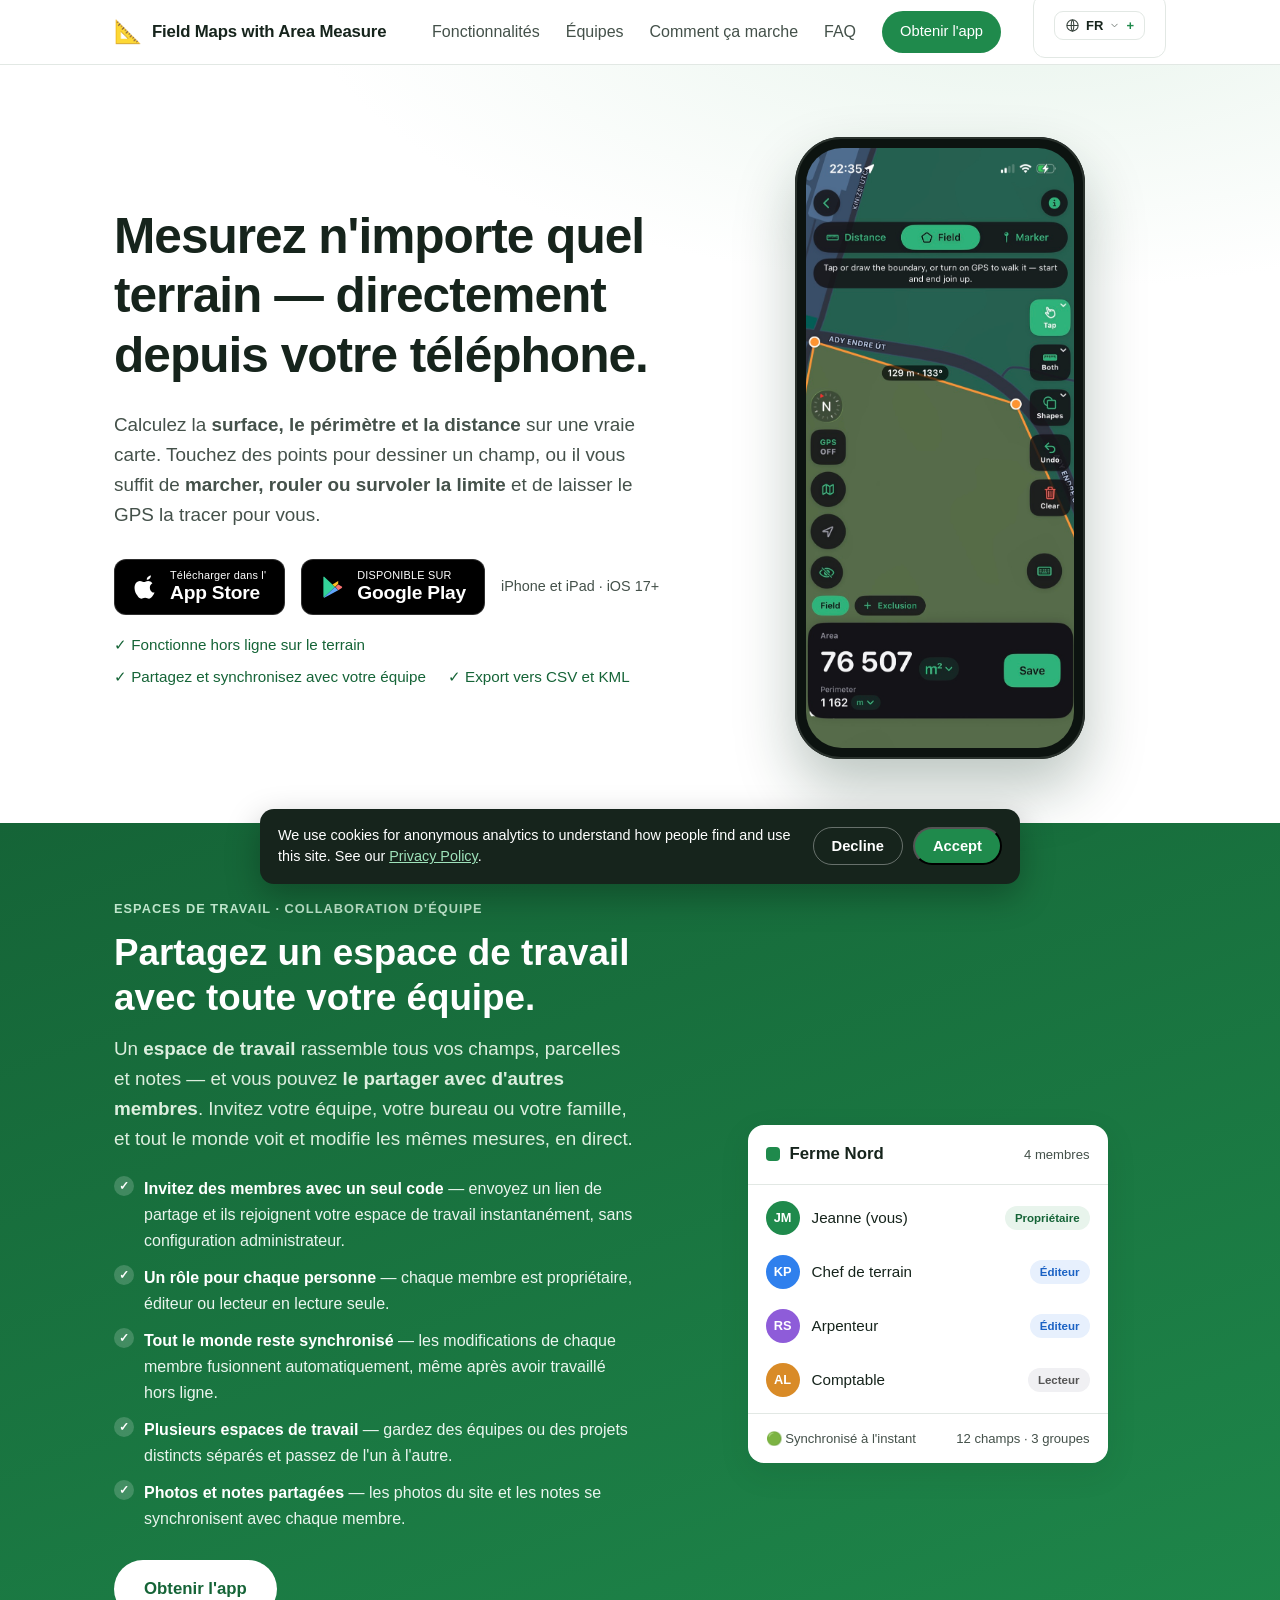
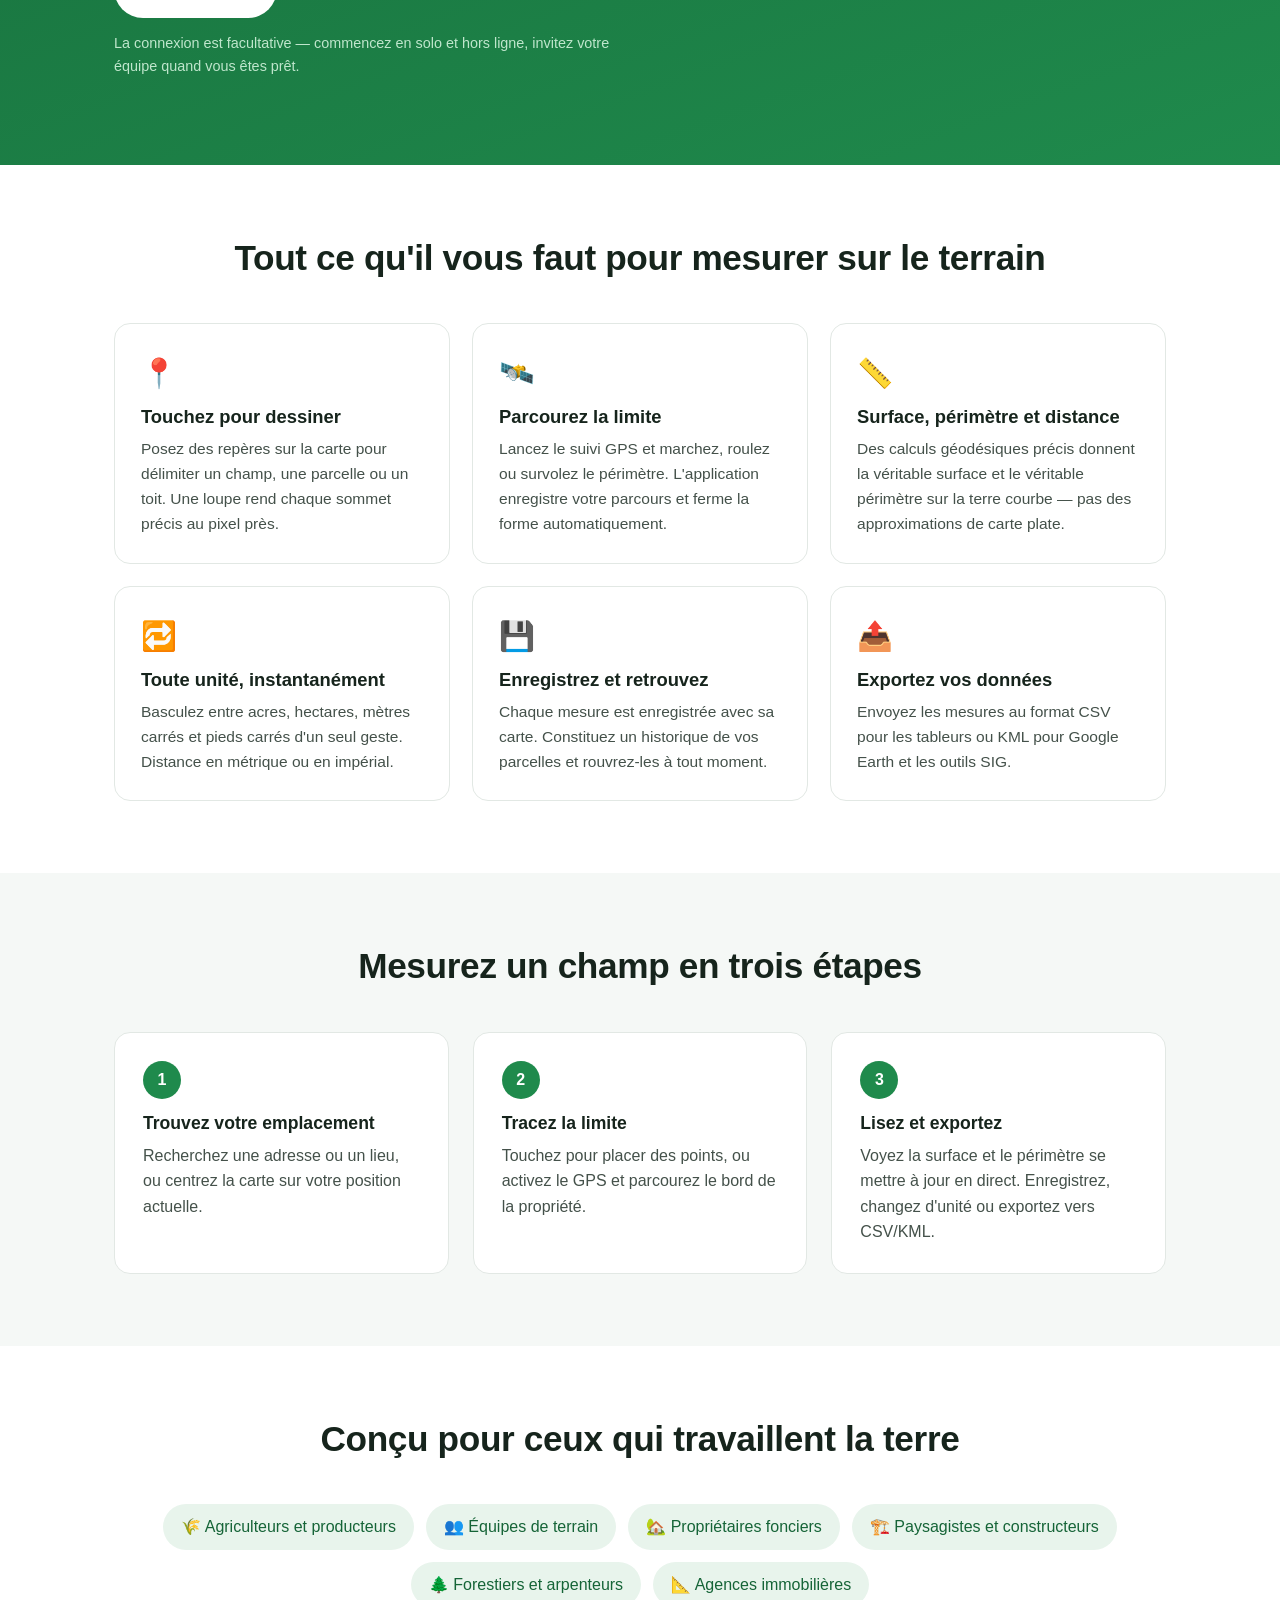
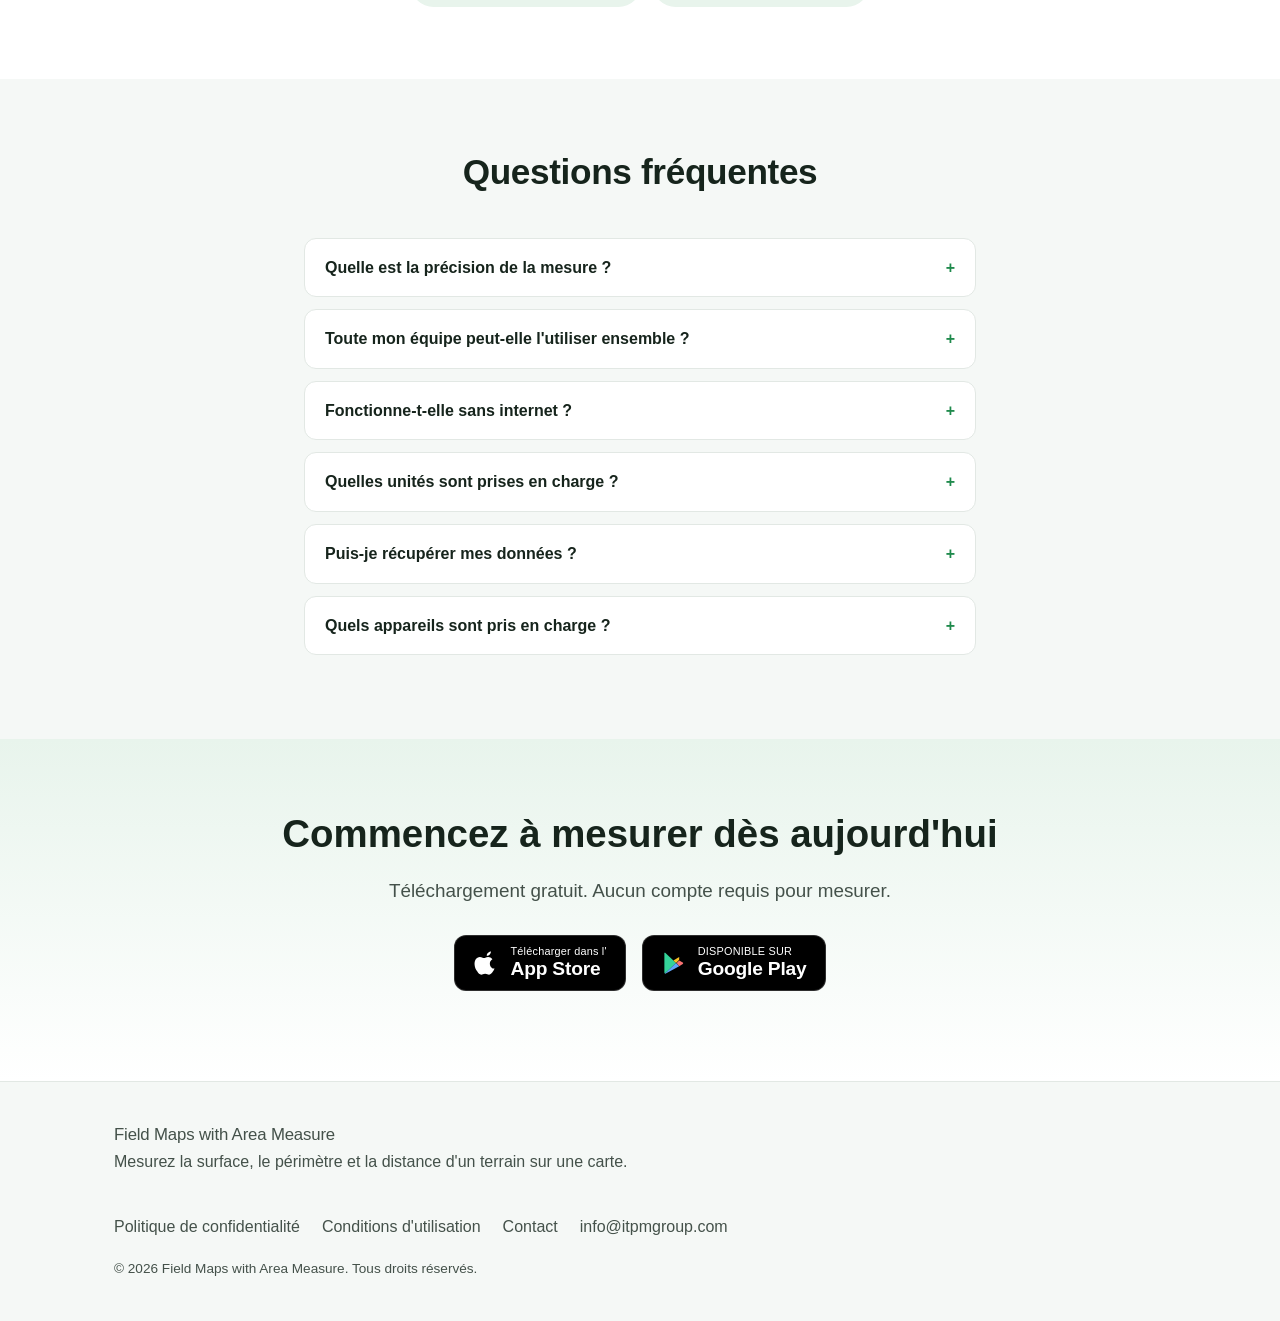
<file: fr/index.html>
<!DOCTYPE html>
<html lang="fr">
<head>
  <meta charset="UTF-8" />
  <meta name="viewport" content="width=device-width, initial-scale=1.0" />
  <title>Field Maps with Area Measure — Mesurez la surface, le périmètre et la distance d'un terrain sur une carte</title>
  <meta name="description" content="Mesurez la surface, le périmètre et la distance d'un terrain sur une carte — touchez des points ou parcourez la limite avec le GPS. Application native iPhone et iPad avec usage hors ligne, espaces de travail d'équipe et export CSV/KML." />
  <link rel="canonical" href="https://gpsandareameasure.com/fr/" />
  <link rel="alternate" hreflang="en" href="https://gpsandareameasure.com/" />
  <link rel="alternate" hreflang="es" href="https://gpsandareameasure.com/es/" />
  <link rel="alternate" hreflang="fr" href="https://gpsandareameasure.com/fr/" />
  <link rel="alternate" hreflang="pt-BR" href="https://gpsandareameasure.com/pt/" />
  <link rel="alternate" hreflang="th" href="https://gpsandareameasure.com/th/" />
  <link rel="alternate" hreflang="hi" href="https://gpsandareameasure.com/hi/" />
  <link rel="alternate" hreflang="x-default" href="https://gpsandareameasure.com/" />
  <meta name="robots" content="index, follow, max-image-preview:large" />
  <meta name="theme-color" content="#1f8a4c" />
  <meta name="apple-mobile-web-app-title" content="Area Measure" />
  <meta name="keywords" content="mesure surface, mesurer terrain, hectares, périmètre, distance, carte, gps, parcelle, arpentage, cadastre, superficie, champ, mètre" />

  <!-- Open Graph / social sharing -->
  <meta property="og:type" content="website" />
  <meta property="og:site_name" content="Field Maps with Area Measure" />
  <meta property="og:title" content="Field Maps with Area Measure — Mesurez la surface, le périmètre et la distance d'un terrain" />
  <meta property="og:description" content="Mesurez la surface, le périmètre et la distance d'un terrain sur une vraie carte — touchez des points ou parcourez la limite avec le GPS. iPhone et iPad." />
  <meta property="og:url" content="https://gpsandareameasure.com/fr/" />
  <meta property="og:image" content="https://gpsandareameasure.com/assets/og-image.png" />
  <meta property="og:image:width" content="1200" />
  <meta property="og:image:height" content="630" />
  <meta property="og:image:alt" content="Field Maps with Area Measure — mesurez n'importe quel terrain depuis votre téléphone" />
  <meta property="og:locale" content="fr_FR" />
  <meta name="twitter:card" content="summary_large_image" />
  <meta name="twitter:title" content="Field Maps with Area Measure — Mesurez la surface, le périmètre et la distance d'un terrain" />
  <meta name="twitter:description" content="Mesurez la surface, le périmètre et la distance d'un terrain sur une vraie carte — touchez des points ou parcourez la limite avec le GPS." />
  <meta name="twitter:image" content="https://gpsandareameasure.com/assets/og-image.png" />

  <link rel="icon" href="/assets/favicon.svg" type="image/svg+xml" />
  <link rel="apple-touch-icon" href="/assets/favicon.svg" />
  <link rel="stylesheet" href="/assets/styles.css" />

  <!-- Structured data: app + organization -->
  <script type="application/ld+json">
  {
    "@context": "https://schema.org",
    "@type": "MobileApplication",
    "name": "Field Maps with Area Measure",
    "operatingSystem": "iOS 17.0 or later",
    "applicationCategory": "UtilitiesApplication",
    "description": "Mesurez la surface, le périmètre et la distance d'un terrain sur une carte — touchez des points ou parcourez la limite avec le GPS. Fonctionne hors ligne, prend en charge les espaces de travail d'équipe et exporte vers CSV et KML.",
    "url": "https://gpsandareameasure.com/",
    "image": "https://gpsandareameasure.com/assets/og-image.png",
    "offers": {
      "@type": "Offer",
      "price": "0",
      "priceCurrency": "USD"
    },
    "featureList": [
      "Mesurez la surface, le périmètre et la distance sur une vraie carte",
      "Touchez pour dessiner des points ou parcourez la limite avec le GPS",
      "Précision géodésique sur l'ellipsoïde WGS-84",
      "Acres, hectares, mètres carrés et pieds carrés",
      "Fonctionne hors ligne sur le terrain",
      "Espaces de travail d'équipe avec synchronisation partagée",
      "Export vers CSV et KML"
    ]
  }
  </script>
  <script type="application/ld+json">
  {
    "@context": "https://schema.org",
    "@type": "FAQPage",
    "mainEntity": [
      {
        "@type": "Question",
        "name": "Quelle est la précision de la mesure ?",
        "acceptedAnswer": {
          "@type": "Answer",
          "text": "L'application utilise des calculs géodésiques sur l'ellipsoïde WGS-84, afin que la surface et le périmètre restent précis même sur de grandes parcelles. La précision du GPS dépend de votre appareil et de la vue sur le ciel ; le tracé tactile sur imagerie satellite est le plus précis pour les petites parcelles."
        }
      },
      {
        "@type": "Question",
        "name": "Toute mon équipe peut-elle l'utiliser ensemble ?",
        "acceptedAnswer": {
          "@type": "Answer",
          "text": "Oui — c'est précisément le rôle des espaces de travail. Invitez vos coéquipiers avec un code de partage et accordez à chacun un accès propriétaire, éditeur ou lecture seule. Tout le monde travaille à partir des mêmes mesures, et les modifications se synchronisent automatiquement, même après avoir travaillé hors ligne."
        }
      },
      {
        "@type": "Question",
        "name": "Fonctionne-t-elle sans internet ?",
        "acceptedAnswer": {
          "@type": "Answer",
          "text": "Le suivi GPS et la mesure fonctionnent hors ligne, tout comme vos espaces de travail — créez, modifiez et organisez sans réseau. Tout se synchronise avec votre équipe dès que vous êtes de nouveau en ligne. Les tuiles cartographiques d'une zone toute nouvelle nécessitent une connexion pour se charger, mais les zones mises en cache restent disponibles sur le terrain."
        }
      },
      {
        "@type": "Question",
        "name": "Quelles unités sont prises en charge ?",
        "acceptedAnswer": {
          "@type": "Answer",
          "text": "Acres, hectares, mètres carrés et pieds carrés pour la surface ; mètres, kilomètres, pieds et miles pour la distance — interchangeables à tout moment."
        }
      },
      {
        "@type": "Question",
        "name": "Puis-je récupérer mes données ?",
        "acceptedAnswer": {
          "@type": "Answer",
          "text": "Oui. Exportez n'importe quelle mesure au format CSV (pour les tableurs) ou KML (pour Google Earth et les logiciels SIG)."
        }
      },
      {
        "@type": "Question",
        "name": "Quels appareils sont pris en charge ?",
        "acceptedAnswer": {
          "@type": "Answer",
          "text": "iPhone et iPad sous iOS 17 ou version ultérieure, avec une mise en page optimisée pour iPad."
        }
      }
    ]
  }
  </script>
</head>
<body>
  <!-- ===== Header ===== -->
  <header class="site-header">
    <div class="container nav">
      <a class="brand" href="#top">
        <span class="brand-mark" aria-hidden="true">📐</span>
        <span class="brand-name">Field Maps with Area Measure</span>
      </a>
      <nav class="nav-links">
        <a href="#features">Fonctionnalités</a>
        <a href="#workspaces">Équipes</a>
        <a href="#how">Comment ça marche</a>
        <a href="#faq">FAQ</a>
        <a class="btn btn-sm" href="#download">Obtenir l'app</a>
        <details class="lang-menu">
          <summary aria-label="Changer de langue"><svg class="globe" viewBox="0 0 24 24" aria-hidden="true"><circle cx="12" cy="12" r="9" fill="none" stroke="currentColor" stroke-width="1.7"/><path d="M3 12h18M12 3c2.7 2.5 2.7 15.5 0 18M12 3c-2.7 2.5-2.7 15.5 0 18" fill="none" stroke="currentColor" stroke-width="1.7"/></svg><span class="lang-current">FR</span><svg class="chev" viewBox="0 0 24 24" aria-hidden="true"><path d="M6 9l6 6 6-6" fill="none" stroke="currentColor" stroke-width="2" stroke-linecap="round" stroke-linejoin="round"/></svg></summary>
          <div class="lang-pop">
            <a href="/" hreflang="en">English</a>
            <a href="/es/" hreflang="es">Español</a>
            <a href="/fr/" hreflang="fr" aria-current="page">Français</a>
            <a href="/pt/" hreflang="pt-BR">Português</a>
            <a href="/th/" hreflang="th">ไทย</a>
            <a href="/hi/" hreflang="hi">हिन्दी</a>
          </div>
        </details>
      </nav>
    </div>
  </header>

  <!-- ===== Hero ===== -->
  <main id="top">
    <section class="hero">
      <div class="container hero-grid">
        <div class="hero-copy">
          <h1>Mesurez n'importe quel terrain — directement depuis votre téléphone.</h1>
          <p class="lead">
            Calculez la <strong>surface, le périmètre et la distance</strong> sur une vraie carte.
            Touchez des points pour dessiner un champ, ou il vous suffit de <strong>marcher, rouler ou survoler la limite</strong>
            et de laisser le GPS la tracer pour vous.
          </p>
          <div class="cta-row" id="download">
            <a class="store-badge" href="#" data-app-store aria-label="Télécharger dans l'App Store">
              <svg viewBox="0 0 24 24" aria-hidden="true" class="sb-icon">
                <path fill="#fff" d="M16.5 1.3c.1 1-.3 2-1 2.8-.7.8-1.8 1.4-2.8 1.3-.1-1 .4-2 1-2.7.7-.8 1.9-1.4 2.8-1.4zM19.9 17c-.5 1.2-.8 1.7-1.4 2.7-.9 1.4-2.2 3.1-3.7 3.1-1.4 0-1.7-.9-3.6-.9s-2.3.9-3.6.9c-1.5 0-2.7-1.5-3.6-2.9C1.1 16.3.8 11.4 2.4 8.8c.9-1.5 2.4-2.4 4-2.4 1.5 0 2.5 1 3.8 1 1.2 0 2-1 3.8-1 1.4 0 2.9.8 3.9 2.1-3.4 1.9-2.9 6.8.2 8.5z"/>
              </svg>
              <span class="sb-text"><small>Télécharger dans l'</small><strong>App Store</strong></span>
            </a>
            <button class="store-badge" type="button" data-waitlist-open
                    aria-label="Disponible sur Google Play">
              <svg viewBox="0 0 24 24" aria-hidden="true" class="sb-icon">
                <path d="M3.6 2.3 13.9 12 3.6 21.7c-.3-.2-.5-.6-.5-1V3.3c0-.4.2-.8.5-1z" fill="#34d399"/>
                <path d="M16.8 8.9 13.9 12l-2.5-2.4 5-2.9c.1 0 .3.1.4.2z" fill="#fbbf24"/>
                <path d="M16.8 15.1l-2.4-3.1 2.4-2.3 3.3 1.9c.5.3.5 1 0 1.3l-3.3 2.2z" fill="#f87171"/>
                <path d="M3.6 21.7 11.4 14.4 13.9 12l2.9 3.1-12.8 6.8c-.1 0-.3-.1-.4-.2z" fill="#60a5fa"/>
              </svg>
              <span class="sb-text"><small>DISPONIBLE SUR</small><strong>Google Play</strong></span>
            </button>
            <span class="cta-note">iPhone et iPad · iOS 17+</span>
          </div>
          <ul class="hero-badges">
            <li>✓ Fonctionne hors ligne sur le terrain</li>
            <li>✓ Partagez et synchronisez avec votre équipe</li>
            <li>✓ Export vers CSV et KML</li>
          </ul>
        </div>

        <div class="hero-visual">
          <div class="phone">
            <div class="phone-screen">
              <img class="phone-shot" src="/assets/app-hero.jpg" alt="L'application GPS & Area Measure mesurant un champ : 76 507 m² de surface et 1 162 m de périmètre" width="760" height="1647" loading="lazy" />
            </div>
          </div>
        </div>
      </div>
    </section>

    <!-- ===== Workspaces / Teams ===== -->
    <section id="workspaces" class="section workspace-band">
      <div class="container ws-grid">
        <div class="ws-copy">
          <span class="ws-eyebrow">Espaces de travail · Collaboration d'équipe</span>
          <h2>Partagez un espace de travail avec toute votre équipe.</h2>
          <p class="lead">
            Un <strong>espace de travail</strong> rassemble tous vos champs, parcelles et notes — et vous pouvez
            <strong>le partager avec d'autres membres</strong>. Invitez votre équipe, votre bureau ou votre famille, et
            tout le monde voit et modifie les mêmes mesures, en direct.
          </p>
          <ul class="ws-list">
            <li><strong>Invitez des membres avec un seul code</strong> — envoyez un lien de partage et ils rejoignent votre espace de travail instantanément, sans configuration administrateur.</li>
            <li><strong>Un rôle pour chaque personne</strong> — chaque membre est propriétaire, éditeur ou lecteur en lecture seule.</li>
            <li><strong>Tout le monde reste synchronisé</strong> — les modifications de chaque membre fusionnent automatiquement, même après avoir travaillé hors ligne.</li>
            <li><strong>Plusieurs espaces de travail</strong> — gardez des équipes ou des projets distincts séparés et passez de l'un à l'autre.</li>
            <li><strong>Photos et notes partagées</strong> — les photos du site et les notes se synchronisent avec chaque membre.</li>
          </ul>
          <a class="btn btn-lg" href="#download">Obtenir l'app</a>
          <p class="ws-note">La connexion est facultative — commencez en solo et hors ligne, invitez votre équipe quand vous êtes prêt.</p>
        </div>

        <div class="ws-visual" aria-hidden="true">
          <div class="ws-card">
            <div class="ws-card-head">
              <span class="ws-swatch"></span>
              <strong>Ferme Nord</strong>
              <span class="ws-count">4 membres</span>
            </div>
            <ul class="ws-rows">
              <li><span class="ava a">JM</span><span class="who">Jeanne (vous)</span><span class="role owner">Propriétaire</span></li>
              <li><span class="ava b">KP</span><span class="who">Chef de terrain</span><span class="role editor">Éditeur</span></li>
              <li><span class="ava c">RS</span><span class="who">Arpenteur</span><span class="role editor">Éditeur</span></li>
              <li><span class="ava d">AL</span><span class="who">Comptable</span><span class="role viewer">Lecteur</span></li>
            </ul>
            <div class="ws-foot">
              <span>🟢 Synchronisé à l'instant</span>
              <span>12 champs · 3 groupes</span>
            </div>
          </div>
        </div>
      </div>
    </section>

    <!-- ===== Features ===== -->
    <section id="features" class="section">
      <div class="container">
        <h2 class="section-title">Tout ce qu'il vous faut pour mesurer sur le terrain</h2>
        <div class="cards">
          <article class="card">
            <div class="card-icon">📍</div>
            <h3>Touchez pour dessiner</h3>
            <p>Posez des repères sur la carte pour délimiter un champ, une parcelle ou un toit. Une loupe rend chaque sommet précis au pixel près.</p>
          </article>
          <article class="card">
            <div class="card-icon">🛰️</div>
            <h3>Parcourez la limite</h3>
            <p>Lancez le suivi GPS et marchez, roulez ou survolez le périmètre. L'application enregistre votre parcours et ferme la forme automatiquement.</p>
          </article>
          <article class="card">
            <div class="card-icon">📏</div>
            <h3>Surface, périmètre et distance</h3>
            <p>Des calculs géodésiques précis donnent la véritable surface et le véritable périmètre sur la terre courbe — pas des approximations de carte plate.</p>
          </article>
          <article class="card">
            <div class="card-icon">🔁</div>
            <h3>Toute unité, instantanément</h3>
            <p>Basculez entre acres, hectares, mètres carrés et pieds carrés d'un seul geste. Distance en métrique ou en impérial.</p>
          </article>
          <article class="card">
            <div class="card-icon">💾</div>
            <h3>Enregistrez et retrouvez</h3>
            <p>Chaque mesure est enregistrée avec sa carte. Constituez un historique de vos parcelles et rouvrez-les à tout moment.</p>
          </article>
          <article class="card">
            <div class="card-icon">📤</div>
            <h3>Exportez vos données</h3>
            <p>Envoyez les mesures au format CSV pour les tableurs ou KML pour Google Earth et les outils SIG.</p>
          </article>
        </div>
      </div>
    </section>

    <!-- ===== How it works ===== -->
    <section id="how" class="section section-alt">
      <div class="container">
        <h2 class="section-title">Mesurez un champ en trois étapes</h2>
        <ol class="steps">
          <li>
            <span class="step-num">1</span>
            <h3>Trouvez votre emplacement</h3>
            <p>Recherchez une adresse ou un lieu, ou centrez la carte sur votre position actuelle.</p>
          </li>
          <li>
            <span class="step-num">2</span>
            <h3>Tracez la limite</h3>
            <p>Touchez pour placer des points, ou activez le GPS et parcourez le bord de la propriété.</p>
          </li>
          <li>
            <span class="step-num">3</span>
            <h3>Lisez et exportez</h3>
            <p>Voyez la surface et le périmètre se mettre à jour en direct. Enregistrez, changez d'unité ou exportez vers CSV/KML.</p>
          </li>
        </ol>
      </div>
    </section>

    <!-- ===== Who it's for ===== -->
    <section class="section">
      <div class="container">
        <h2 class="section-title">Conçu pour ceux qui travaillent la terre</h2>
        <div class="audience">
          <span>🌾 Agriculteurs et producteurs</span>
          <span>👥 Équipes de terrain</span>
          <span>🏡 Propriétaires fonciers</span>
          <span>🏗️ Paysagistes et constructeurs</span>
          <span>🌲 Forestiers et arpenteurs</span>
          <span>📐 Agences immobilières</span>
        </div>
      </div>
    </section>

    <!-- ===== FAQ ===== -->
    <section id="faq" class="section section-alt">
      <div class="container narrow">
        <h2 class="section-title">Questions fréquentes</h2>
        <details>
          <summary>Quelle est la précision de la mesure ?</summary>
          <p>L'application utilise des calculs géodésiques sur l'ellipsoïde WGS-84, afin que la surface et le périmètre restent précis même sur de grandes parcelles. La précision du GPS dépend de votre appareil et de la vue sur le ciel ; le tracé tactile sur imagerie satellite est le plus précis pour les petites parcelles.</p>
        </details>
        <details>
          <summary>Toute mon équipe peut-elle l'utiliser ensemble ?</summary>
          <p>Oui — c'est précisément le rôle des espaces de travail. Invitez vos coéquipiers avec un code de partage et accordez à chacun un accès propriétaire, éditeur ou lecture seule. Tout le monde travaille à partir des mêmes mesures, et les modifications se synchronisent automatiquement, même après avoir travaillé hors ligne.</p>
        </details>
        <details>
          <summary>Fonctionne-t-elle sans internet ?</summary>
          <p>Le suivi GPS et la mesure fonctionnent hors ligne, tout comme vos espaces de travail — créez, modifiez et organisez sans réseau. Tout se synchronise avec votre équipe dès que vous êtes de nouveau en ligne. Les tuiles cartographiques d'une zone toute nouvelle nécessitent une connexion pour se charger, mais les zones mises en cache restent disponibles sur le terrain.</p>
        </details>
        <details>
          <summary>Quelles unités sont prises en charge ?</summary>
          <p>Acres, hectares, mètres carrés et pieds carrés pour la surface ; mètres, kilomètres, pieds et miles pour la distance — interchangeables à tout moment.</p>
        </details>
        <details>
          <summary>Puis-je récupérer mes données ?</summary>
          <p>Oui. Exportez n'importe quelle mesure au format CSV (pour les tableurs) ou KML (pour Google Earth et les logiciels SIG).</p>
        </details>
        <details>
          <summary>Quels appareils sont pris en charge ?</summary>
          <p>iPhone et iPad sous iOS 17 ou version ultérieure, avec une mise en page optimisée pour iPad.</p>
        </details>
      </div>
    </section>

    <!-- ===== Final CTA ===== -->
    <section class="section cta-final">
      <div class="container">
        <h2>Commencez à mesurer dès aujourd'hui</h2>
        <p class="lead">Téléchargement gratuit. Aucun compte requis pour mesurer.</p>
        <div class="cta-row" style="justify-content:center">
          <a class="store-badge" href="#" data-app-store aria-label="Télécharger dans l'App Store">
            <svg viewBox="0 0 24 24" aria-hidden="true" class="sb-icon">
              <path fill="#fff" d="M16.5 1.3c.1 1-.3 2-1 2.8-.7.8-1.8 1.4-2.8 1.3-.1-1 .4-2 1-2.7.7-.8 1.9-1.4 2.8-1.4zM19.9 17c-.5 1.2-.8 1.7-1.4 2.7-.9 1.4-2.2 3.1-3.7 3.1-1.4 0-1.7-.9-3.6-.9s-2.3.9-3.6.9c-1.5 0-2.7-1.5-3.6-2.9C1.1 16.3.8 11.4 2.4 8.8c.9-1.5 2.4-2.4 4-2.4 1.5 0 2.5 1 3.8 1 1.2 0 2-1 3.8-1 1.4 0 2.9.8 3.9 2.1-3.4 1.9-2.9 6.8.2 8.5z"/>
            </svg>
            <span class="sb-text"><small>Télécharger dans l'</small><strong>App Store</strong></span>
          </a>
          <button class="store-badge" type="button" data-waitlist-open
                  aria-label="Disponible sur Google Play">
            <svg viewBox="0 0 24 24" aria-hidden="true" class="sb-icon">
              <path d="M3.6 2.3 13.9 12 3.6 21.7c-.3-.2-.5-.6-.5-1V3.3c0-.4.2-.8.5-1z" fill="#34d399"/>
              <path d="M16.8 8.9 13.9 12l-2.5-2.4 5-2.9c.1 0 .3.1.4.2z" fill="#fbbf24"/>
              <path d="M16.8 15.1l-2.4-3.1 2.4-2.3 3.3 1.9c.5.3.5 1 0 1.3l-3.3 2.2z" fill="#f87171"/>
              <path d="M3.6 21.7 11.4 14.4 13.9 12l2.9 3.1-12.8 6.8c-.1 0-.3-.1-.4-.2z" fill="#60a5fa"/>
            </svg>
            <span class="sb-text"><small>DISPONIBLE SUR</small><strong>Google Play</strong></span>
          </button>
        </div>
      </div>
    </section>
  </main>

  <!-- ===== Android waitlist modal ===== -->
  <div class="modal-backdrop" id="waitlist-modal" hidden>
    <div class="modal" role="dialog" aria-modal="true" aria-labelledby="wl-title">
      <button class="modal-close" type="button" data-waitlist-close aria-label="Fermer">&times;</button>
      <h2 id="wl-title">Android arrive bientôt</h2>
      <p>Nous développons la version Android de Field Maps with Area Measure. Laissez votre e-mail et nous vous
         préviendrons dès qu'elle sera sur Google Play.</p>
      <form id="wl-form" novalidate>
        <input type="email" id="wl-email" name="email" required placeholder="vous@exemple.com"
               autocomplete="email" inputmode="email" />
        <button class="btn btn-lg" type="submit" id="wl-submit">Rejoindre la liste d'attente</button>
      </form>
      <p class="wl-msg" id="wl-msg" role="status" aria-live="polite"></p>
      <p class="wl-fine">Pas de spam — juste un e-mail au lancement d'Android.</p>
    </div>
  </div>

  <!-- ===== Footer ===== -->
  <footer class="site-footer">
    <div class="container footer-grid">
      <div>
        <span class="brand-name">Field Maps with Area Measure</span>
        <p class="muted">Mesurez la surface, le périmètre et la distance d'un terrain sur une carte.</p>
      </div>
      <nav class="footer-links">
        <a href="/privacy.html">Politique de confidentialité</a>
        <a href="/terms.html">Conditions d'utilisation</a>
        <a href="mailto:hello@gpsandareameasure.com">Contact</a>
        <a href="mailto:info@itpmgroup.com">info@itpmgroup.com</a>
      </nav>
    </div>
    <div class="container">
      <p class="muted small">© <span id="year"></span> Field Maps with Area Measure. Tous droits réservés.</p>
    </div>
  </footer>

  <script>document.getElementById('year').textContent = new Date().getFullYear();</script>
  <script src="/assets/analytics.js"></script>
  <script src="/s/share-config.js"></script>
  <script src="/assets/waitlist.js"></script>
</body>
</html>
</file>
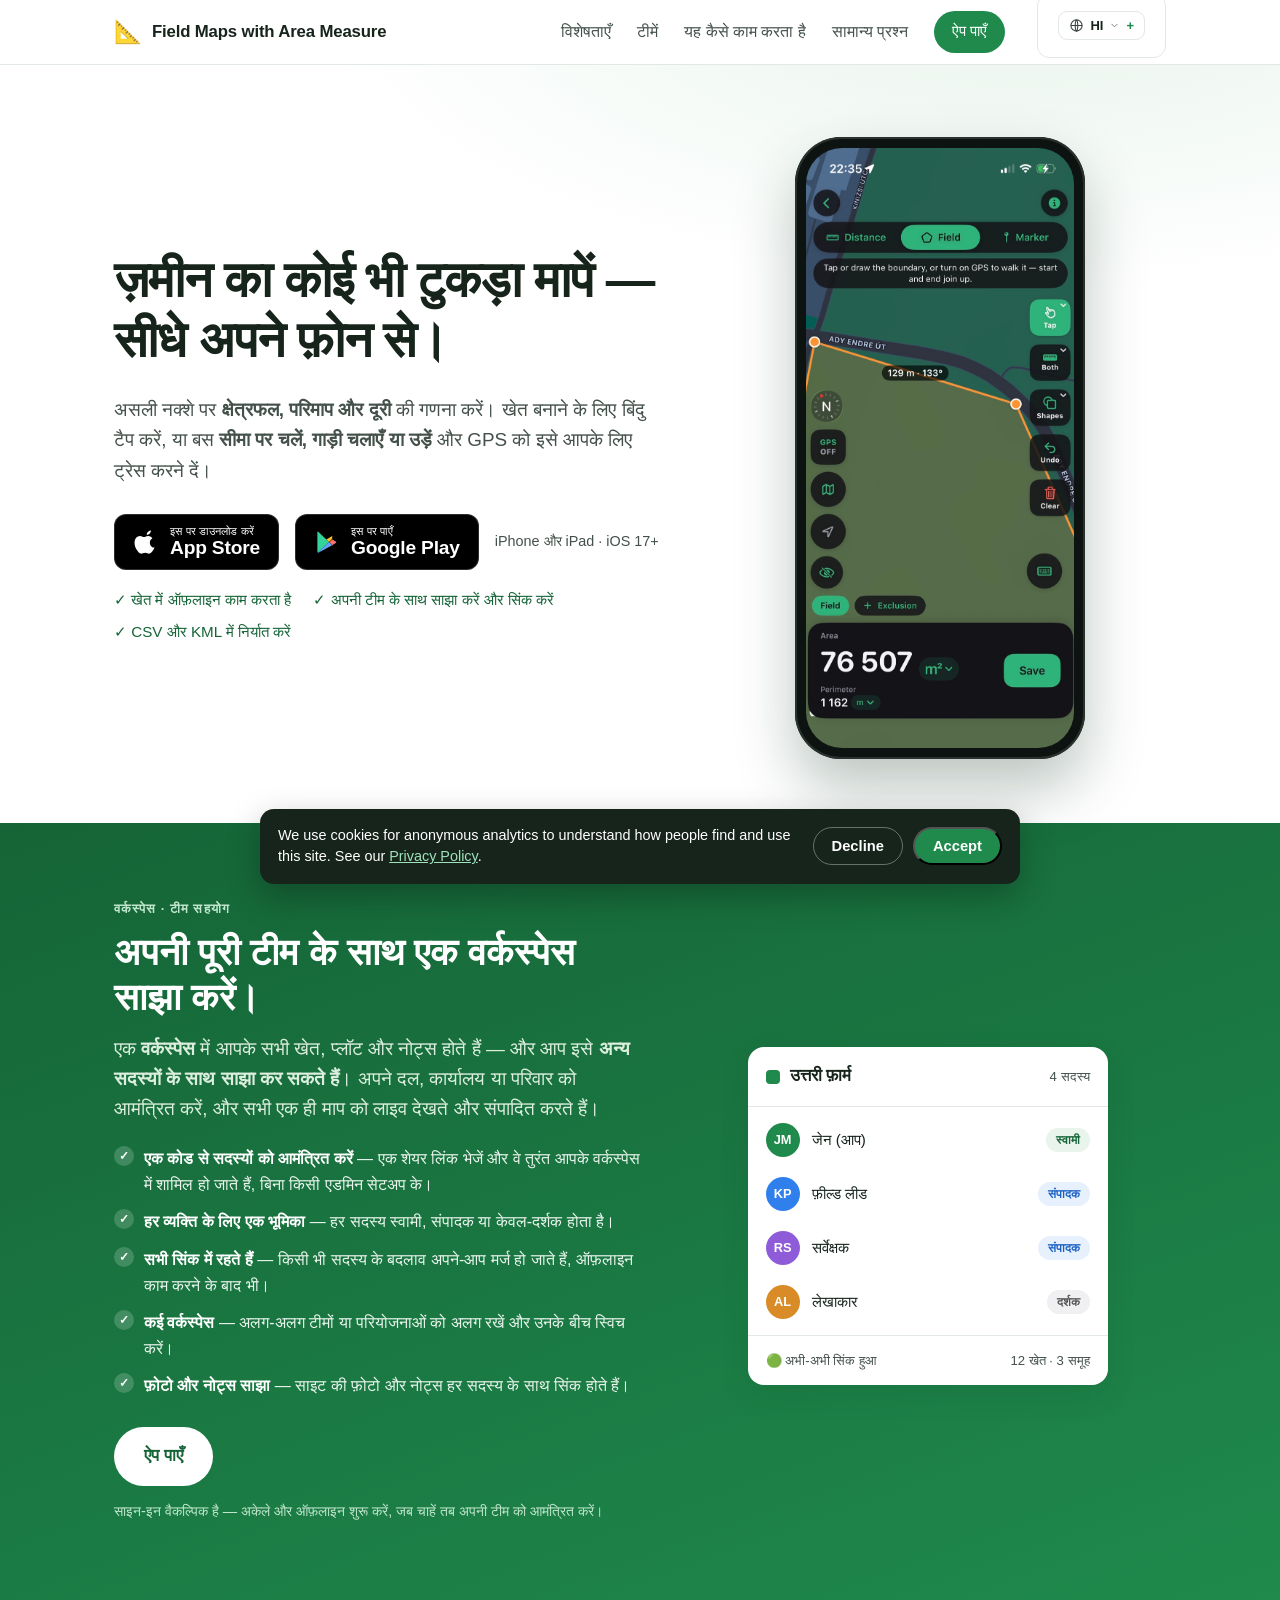
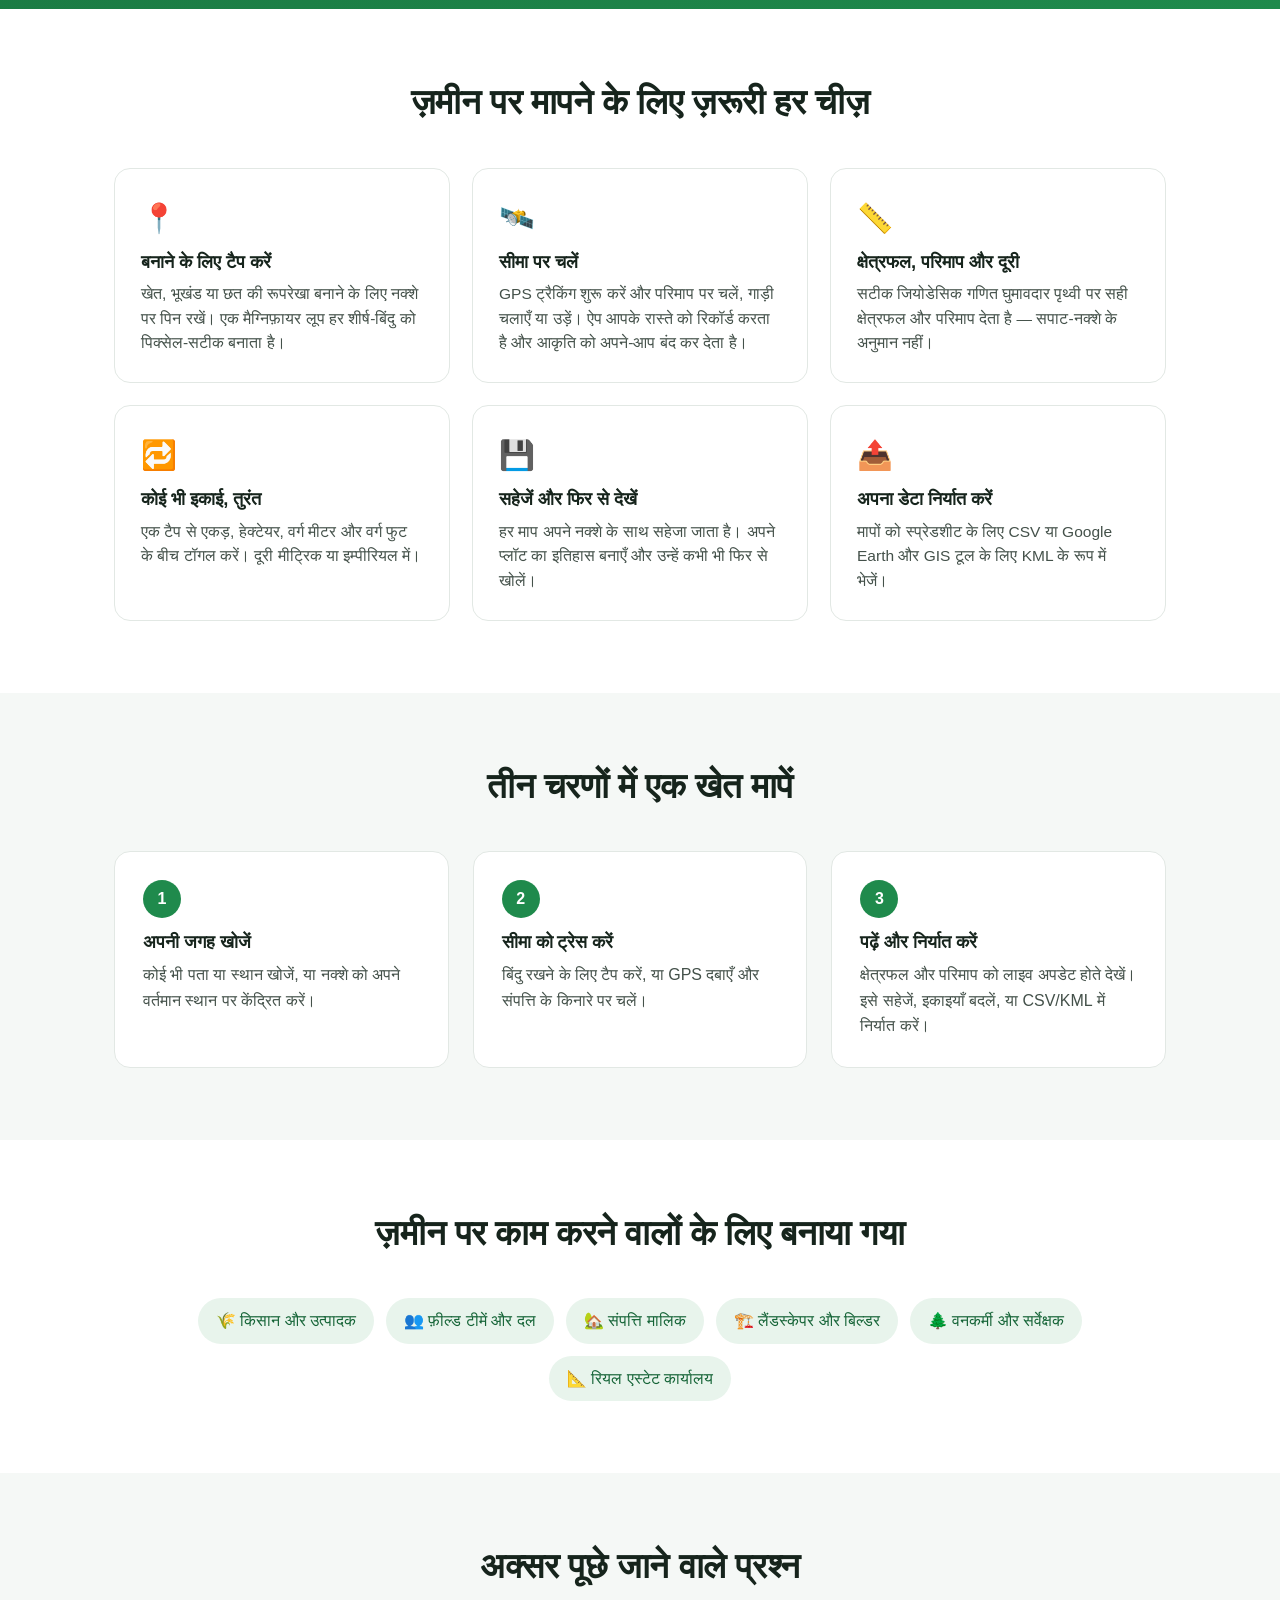
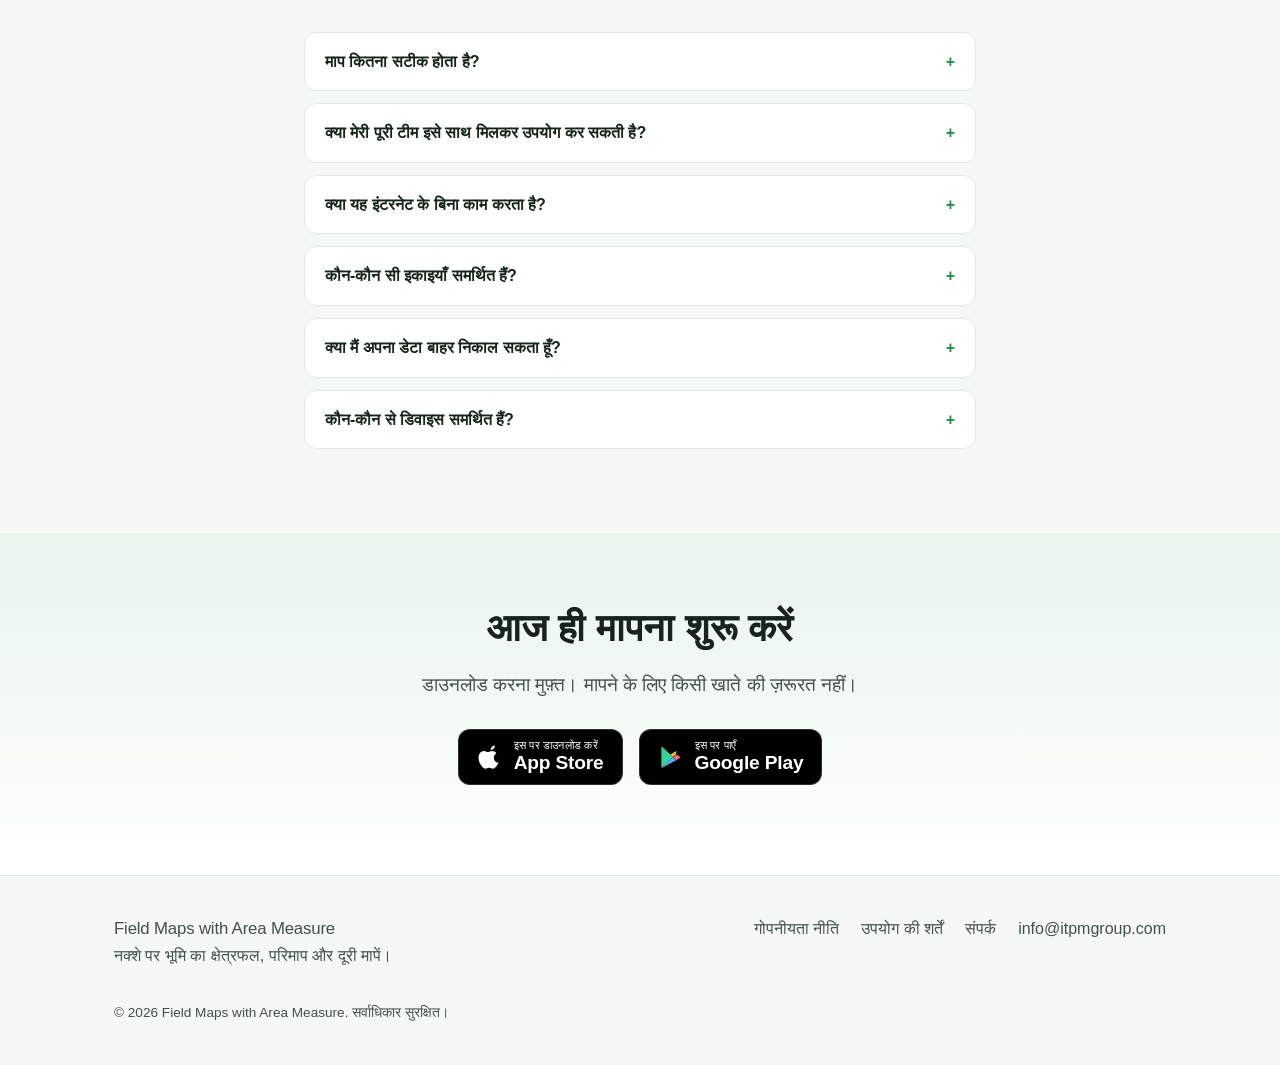
<file: hi/index.html>
<!DOCTYPE html>
<html lang="hi">
<head>
  <meta charset="UTF-8" />
  <meta name="viewport" content="width=device-width, initial-scale=1.0" />
  <title>Field Maps with Area Measure — नक्शे पर भूमि का क्षेत्रफल, परिमाप और दूरी मापें</title>
  <meta name="description" content="नक्शे पर भूमि का क्षेत्रफल, परिमाप और दूरी मापें — बिंदु टैप करें या GPS से सीमा पर चलें। ऑफ़लाइन उपयोग, टीम वर्कस्पेस और CSV/KML निर्यात के साथ नेटिव iPhone और iPad ऐप।" />
  <link rel="canonical" href="https://gpsandareameasure.com/hi/" />
  <link rel="alternate" hreflang="en" href="https://gpsandareameasure.com/" />
  <link rel="alternate" hreflang="es" href="https://gpsandareameasure.com/es/" />
  <link rel="alternate" hreflang="fr" href="https://gpsandareameasure.com/fr/" />
  <link rel="alternate" hreflang="pt-BR" href="https://gpsandareameasure.com/pt/" />
  <link rel="alternate" hreflang="th" href="https://gpsandareameasure.com/th/" />
  <link rel="alternate" hreflang="hi" href="https://gpsandareameasure.com/hi/" />
  <link rel="alternate" hreflang="x-default" href="https://gpsandareameasure.com/" />
  <meta name="robots" content="index, follow, max-image-preview:large" />
  <meta name="theme-color" content="#1f8a4c" />
  <meta name="apple-mobile-web-app-title" content="Area Measure" />
  <meta name="keywords" content="भूमि मापन,क्षेत्रफल,हेक्टेयर,एकड़,बीघा,खेत,परिमाप,दूरी,नक्शा,gps,ज़मीन,प्लॉट,सर्वेक्षण,मापक" />

  <!-- Open Graph / social sharing -->
  <meta property="og:type" content="website" />
  <meta property="og:site_name" content="Field Maps with Area Measure" />
  <meta property="og:title" content="Field Maps with Area Measure — भूमि का क्षेत्रफल, परिमाप और दूरी मापें" />
  <meta property="og:description" content="असली नक्शे पर भूमि का क्षेत्रफल, परिमाप और दूरी मापें — बिंदु टैप करें या GPS से सीमा पर चलें। iPhone और iPad।" />
  <meta property="og:url" content="https://gpsandareameasure.com/hi/" />
  <meta property="og:image" content="https://gpsandareameasure.com/assets/og-image.png" />
  <meta property="og:image:width" content="1200" />
  <meta property="og:image:height" content="630" />
  <meta property="og:image:alt" content="Field Maps with Area Measure — अपने फ़ोन से ज़मीन का कोई भी टुकड़ा मापें" />
  <meta property="og:locale" content="hi_IN" />
  <meta name="twitter:card" content="summary_large_image" />
  <meta name="twitter:title" content="Field Maps with Area Measure — भूमि का क्षेत्रफल, परिमाप और दूरी मापें" />
  <meta name="twitter:description" content="असली नक्शे पर भूमि का क्षेत्रफल, परिमाप और दूरी मापें — बिंदु टैप करें या GPS से सीमा पर चलें।" />
  <meta name="twitter:image" content="https://gpsandareameasure.com/assets/og-image.png" />

  <link rel="icon" href="/assets/favicon.svg" type="image/svg+xml" />
  <link rel="apple-touch-icon" href="/assets/favicon.svg" />
  <link rel="stylesheet" href="/assets/styles.css" />

  <!-- Structured data: app + organization -->
  <script type="application/ld+json">
  {
    "@context": "https://schema.org",
    "@type": "MobileApplication",
    "name": "Field Maps with Area Measure",
    "operatingSystem": "iOS 17.0 or later",
    "applicationCategory": "UtilitiesApplication",
    "description": "नक्शे पर भूमि का क्षेत्रफल, परिमाप और दूरी मापें — बिंदु टैप करें या GPS से सीमा पर चलें। ऑफ़लाइन काम करता है, टीम वर्कस्पेस का समर्थन करता है, और CSV व KML में निर्यात करता है।",
    "url": "https://gpsandareameasure.com/",
    "image": "https://gpsandareameasure.com/assets/og-image.png",
    "offers": {
      "@type": "Offer",
      "price": "0",
      "priceCurrency": "USD"
    },
    "featureList": [
      "असली नक्शे पर क्षेत्रफल, परिमाप और दूरी मापें",
      "बिंदु बनाने के लिए टैप करें या GPS से सीमा पर चलें",
      "WGS-84 दीर्घवृत्ताभ पर जियोडेसिक सटीकता",
      "एकड़, हेक्टेयर, वर्ग मीटर और वर्ग फुट",
      "खेत में ऑफ़लाइन काम करता है",
      "साझा सिंक के साथ टीम वर्कस्पेस",
      "CSV और KML में निर्यात"
    ]
  }
  </script>
  <script type="application/ld+json">
  {
    "@context": "https://schema.org",
    "@type": "FAQPage",
    "mainEntity": [
      {
        "@type": "Question",
        "name": "माप कितना सटीक होता है?",
        "acceptedAnswer": {
          "@type": "Answer",
          "text": "ऐप WGS-84 दीर्घवृत्ताभ पर जियोडेसिक गणना का उपयोग करता है, इसलिए बड़े भूखंडों पर भी क्षेत्रफल और परिमाप सटीक रहते हैं। GPS की सटीकता आपके डिवाइस और खुले आकाश के दृश्य पर निर्भर करती है; छोटे प्लॉट के लिए सैटेलाइट इमेजरी पर टैप-टू-ड्रॉ सबसे सटीक है।"
        }
      },
      {
        "@type": "Question",
        "name": "क्या मेरी पूरी टीम इसे साथ मिलकर उपयोग कर सकती है?",
        "acceptedAnswer": {
          "@type": "Answer",
          "text": "हाँ — वर्कस्पेस इसीलिए हैं। शेयर कोड से साथियों को आमंत्रित करें और हर व्यक्ति को स्वामी, संपादक या केवल-दर्शक पहुँच दें। सभी एक ही माप पर काम करते हैं, और बदलाव अपने-आप सिंक होते हैं, ऑफ़लाइन काम करने के बाद भी।"
        }
      },
      {
        "@type": "Question",
        "name": "क्या यह इंटरनेट के बिना काम करता है?",
        "acceptedAnswer": {
          "@type": "Answer",
          "text": "GPS ट्रैकिंग और माप ऑफ़लाइन काम करते हैं, और आपके वर्कस्पेस भी — बिना सिग्नल के बनाएँ, संपादित करें और व्यवस्थित करें। जैसे ही आप वापस ऑनलाइन होते हैं, सब कुछ आपकी टीम के साथ सिंक हो जाता है। बिल्कुल नए क्षेत्र के नक्शा टाइल लोड करने के लिए कनेक्शन चाहिए, लेकिन कैश किए गए क्षेत्र खेत में उपलब्ध रहते हैं।"
        }
      },
      {
        "@type": "Question",
        "name": "कौन-कौन सी इकाइयाँ समर्थित हैं?",
        "acceptedAnswer": {
          "@type": "Answer",
          "text": "क्षेत्रफल के लिए एकड़, हेक्टेयर, वर्ग मीटर और वर्ग फुट; दूरी के लिए मीटर, किलोमीटर, फुट और मील — कभी भी बदला जा सकता है।"
        }
      },
      {
        "@type": "Question",
        "name": "क्या मैं अपना डेटा बाहर निकाल सकता हूँ?",
        "acceptedAnswer": {
          "@type": "Answer",
          "text": "हाँ। किसी भी माप को CSV (स्प्रेडशीट के लिए) या KML (Google Earth और GIS सॉफ़्टवेयर के लिए) के रूप में निर्यात करें।"
        }
      },
      {
        "@type": "Question",
        "name": "कौन-कौन से डिवाइस समर्थित हैं?",
        "acceptedAnswer": {
          "@type": "Answer",
          "text": "iOS 17 या उससे नया चलाने वाले iPhone और iPad, iPad के लिए अनुकूलित लेआउट के साथ।"
        }
      }
    ]
  }
  </script>
</head>
<body>
  <!-- ===== Header ===== -->
  <header class="site-header">
    <div class="container nav">
      <a class="brand" href="#top">
        <span class="brand-mark" aria-hidden="true">📐</span>
        <span class="brand-name">Field Maps with Area Measure</span>
      </a>
      <nav class="nav-links">
        <a href="#features">विशेषताएँ</a>
        <a href="#workspaces">टीमें</a>
        <a href="#how">यह कैसे काम करता है</a>
        <a href="#faq">सामान्य प्रश्न</a>
        <a class="btn btn-sm" href="#download">ऐप पाएँ</a>
        <details class="lang-menu">
          <summary aria-label="भाषा बदलें"><svg class="globe" viewBox="0 0 24 24" aria-hidden="true"><circle cx="12" cy="12" r="9" fill="none" stroke="currentColor" stroke-width="1.7"/><path d="M3 12h18M12 3c2.7 2.5 2.7 15.5 0 18M12 3c-2.7 2.5-2.7 15.5 0 18" fill="none" stroke="currentColor" stroke-width="1.7"/></svg><span class="lang-current">HI</span><svg class="chev" viewBox="0 0 24 24" aria-hidden="true"><path d="M6 9l6 6 6-6" fill="none" stroke="currentColor" stroke-width="2" stroke-linecap="round" stroke-linejoin="round"/></svg></summary>
          <div class="lang-pop">
            <a href="/" hreflang="en">English</a>
            <a href="/es/" hreflang="es">Español</a>
            <a href="/fr/" hreflang="fr">Français</a>
            <a href="/pt/" hreflang="pt-BR">Português</a>
            <a href="/th/" hreflang="th">ไทย</a>
            <a href="/hi/" hreflang="hi" aria-current="page">हिन्दी</a>
          </div>
        </details>
      </nav>
    </div>
  </header>

  <!-- ===== Hero ===== -->
  <main id="top">
    <section class="hero">
      <div class="container hero-grid">
        <div class="hero-copy">
          <h1>ज़मीन का कोई भी टुकड़ा मापें — सीधे अपने फ़ोन से।</h1>
          <p class="lead">
            असली नक्शे पर <strong>क्षेत्रफल, परिमाप और दूरी</strong> की गणना करें।
            खेत बनाने के लिए बिंदु टैप करें, या बस <strong>सीमा पर चलें, गाड़ी चलाएँ या उड़ें</strong>
            और GPS को इसे आपके लिए ट्रेस करने दें।
          </p>
          <div class="cta-row" id="download">
            <a class="store-badge" href="#" data-app-store aria-label="App Store पर डाउनलोड करें">
              <svg viewBox="0 0 24 24" aria-hidden="true" class="sb-icon">
                <path fill="#fff" d="M16.5 1.3c.1 1-.3 2-1 2.8-.7.8-1.8 1.4-2.8 1.3-.1-1 .4-2 1-2.7.7-.8 1.9-1.4 2.8-1.4zM19.9 17c-.5 1.2-.8 1.7-1.4 2.7-.9 1.4-2.2 3.1-3.7 3.1-1.4 0-1.7-.9-3.6-.9s-2.3.9-3.6.9c-1.5 0-2.7-1.5-3.6-2.9C1.1 16.3.8 11.4 2.4 8.8c.9-1.5 2.4-2.4 4-2.4 1.5 0 2.5 1 3.8 1 1.2 0 2-1 3.8-1 1.4 0 2.9.8 3.9 2.1-3.4 1.9-2.9 6.8.2 8.5z"/>
              </svg>
              <span class="sb-text"><small>इस पर डाउनलोड करें</small><strong>App Store</strong></span>
            </a>
            <button class="store-badge" type="button" data-waitlist-open
                    aria-label="Google Play पर पाएँ">
              <svg viewBox="0 0 24 24" aria-hidden="true" class="sb-icon">
                <path d="M3.6 2.3 13.9 12 3.6 21.7c-.3-.2-.5-.6-.5-1V3.3c0-.4.2-.8.5-1z" fill="#34d399"/>
                <path d="M16.8 8.9 13.9 12l-2.5-2.4 5-2.9c.1 0 .3.1.4.2z" fill="#fbbf24"/>
                <path d="M16.8 15.1l-2.4-3.1 2.4-2.3 3.3 1.9c.5.3.5 1 0 1.3l-3.3 2.2z" fill="#f87171"/>
                <path d="M3.6 21.7 11.4 14.4 13.9 12l2.9 3.1-12.8 6.8c-.1 0-.3-.1-.4-.2z" fill="#60a5fa"/>
              </svg>
              <span class="sb-text"><small>इस पर पाएँ</small><strong>Google Play</strong></span>
            </button>
            <span class="cta-note">iPhone और iPad · iOS 17+</span>
          </div>
          <ul class="hero-badges">
            <li>✓ खेत में ऑफ़लाइन काम करता है</li>
            <li>✓ अपनी टीम के साथ साझा करें और सिंक करें</li>
            <li>✓ CSV और KML में निर्यात करें</li>
          </ul>
        </div>

        <div class="hero-visual">
          <div class="phone">
            <div class="phone-screen">
              <img class="phone-shot" src="/assets/app-hero.jpg" alt="GPS & Area Measure ऐप एक खेत मापते हुए — 76,507 वर्ग मीटर क्षेत्रफल और 1,162 मीटर परिमाप" width="760" height="1647" loading="lazy" />
            </div>
          </div>
        </div>
      </div>
    </section>

    <!-- ===== Workspaces / Teams ===== -->
    <section id="workspaces" class="section workspace-band">
      <div class="container ws-grid">
        <div class="ws-copy">
          <span class="ws-eyebrow">वर्कस्पेस · टीम सहयोग</span>
          <h2>अपनी पूरी टीम के साथ एक वर्कस्पेस साझा करें।</h2>
          <p class="lead">
            एक <strong>वर्कस्पेस</strong> में आपके सभी खेत, प्लॉट और नोट्स होते हैं — और आप इसे
            <strong>अन्य सदस्यों के साथ साझा कर सकते हैं</strong>। अपने दल, कार्यालय या परिवार को आमंत्रित करें, और
            सभी एक ही माप को लाइव देखते और संपादित करते हैं।
          </p>
          <ul class="ws-list">
            <li><strong>एक कोड से सदस्यों को आमंत्रित करें</strong> — एक शेयर लिंक भेजें और वे तुरंत आपके वर्कस्पेस में शामिल हो जाते हैं, बिना किसी एडमिन सेटअप के।</li>
            <li><strong>हर व्यक्ति के लिए एक भूमिका</strong> — हर सदस्य स्वामी, संपादक या केवल-दर्शक होता है।</li>
            <li><strong>सभी सिंक में रहते हैं</strong> — किसी भी सदस्य के बदलाव अपने-आप मर्ज हो जाते हैं, ऑफ़लाइन काम करने के बाद भी।</li>
            <li><strong>कई वर्कस्पेस</strong> — अलग-अलग टीमों या परियोजनाओं को अलग रखें और उनके बीच स्विच करें।</li>
            <li><strong>फ़ोटो और नोट्स साझा</strong> — साइट की फ़ोटो और नोट्स हर सदस्य के साथ सिंक होते हैं।</li>
          </ul>
          <a class="btn btn-lg" href="#download">ऐप पाएँ</a>
          <p class="ws-note">साइन-इन वैकल्पिक है — अकेले और ऑफ़लाइन शुरू करें, जब चाहें तब अपनी टीम को आमंत्रित करें।</p>
        </div>

        <div class="ws-visual" aria-hidden="true">
          <div class="ws-card">
            <div class="ws-card-head">
              <span class="ws-swatch"></span>
              <strong>उत्तरी फ़ार्म</strong>
              <span class="ws-count">4 सदस्य</span>
            </div>
            <ul class="ws-rows">
              <li><span class="ava a">JM</span><span class="who">जेन (आप)</span><span class="role owner">स्वामी</span></li>
              <li><span class="ava b">KP</span><span class="who">फ़ील्ड लीड</span><span class="role editor">संपादक</span></li>
              <li><span class="ava c">RS</span><span class="who">सर्वेक्षक</span><span class="role editor">संपादक</span></li>
              <li><span class="ava d">AL</span><span class="who">लेखाकार</span><span class="role viewer">दर्शक</span></li>
            </ul>
            <div class="ws-foot">
              <span>🟢 अभी-अभी सिंक हुआ</span>
              <span>12 खेत · 3 समूह</span>
            </div>
          </div>
        </div>
      </div>
    </section>

    <!-- ===== Features ===== -->
    <section id="features" class="section">
      <div class="container">
        <h2 class="section-title">ज़मीन पर मापने के लिए ज़रूरी हर चीज़</h2>
        <div class="cards">
          <article class="card">
            <div class="card-icon">📍</div>
            <h3>बनाने के लिए टैप करें</h3>
            <p>खेत, भूखंड या छत की रूपरेखा बनाने के लिए नक्शे पर पिन रखें। एक मैग्निफ़ायर लूप हर शीर्ष-बिंदु को पिक्सेल-सटीक बनाता है।</p>
          </article>
          <article class="card">
            <div class="card-icon">🛰️</div>
            <h3>सीमा पर चलें</h3>
            <p>GPS ट्रैकिंग शुरू करें और परिमाप पर चलें, गाड़ी चलाएँ या उड़ें। ऐप आपके रास्ते को रिकॉर्ड करता है और आकृति को अपने-आप बंद कर देता है।</p>
          </article>
          <article class="card">
            <div class="card-icon">📏</div>
            <h3>क्षेत्रफल, परिमाप और दूरी</h3>
            <p>सटीक जियोडेसिक गणित घुमावदार पृथ्वी पर सही क्षेत्रफल और परिमाप देता है — सपाट-नक्शे के अनुमान नहीं।</p>
          </article>
          <article class="card">
            <div class="card-icon">🔁</div>
            <h3>कोई भी इकाई, तुरंत</h3>
            <p>एक टैप से एकड़, हेक्टेयर, वर्ग मीटर और वर्ग फुट के बीच टॉगल करें। दूरी मीट्रिक या इम्पीरियल में।</p>
          </article>
          <article class="card">
            <div class="card-icon">💾</div>
            <h3>सहेजें और फिर से देखें</h3>
            <p>हर माप अपने नक्शे के साथ सहेजा जाता है। अपने प्लॉट का इतिहास बनाएँ और उन्हें कभी भी फिर से खोलें।</p>
          </article>
          <article class="card">
            <div class="card-icon">📤</div>
            <h3>अपना डेटा निर्यात करें</h3>
            <p>मापों को स्प्रेडशीट के लिए CSV या Google Earth और GIS टूल के लिए KML के रूप में भेजें।</p>
          </article>
        </div>
      </div>
    </section>

    <!-- ===== How it works ===== -->
    <section id="how" class="section section-alt">
      <div class="container">
        <h2 class="section-title">तीन चरणों में एक खेत मापें</h2>
        <ol class="steps">
          <li>
            <span class="step-num">1</span>
            <h3>अपनी जगह खोजें</h3>
            <p>कोई भी पता या स्थान खोजें, या नक्शे को अपने वर्तमान स्थान पर केंद्रित करें।</p>
          </li>
          <li>
            <span class="step-num">2</span>
            <h3>सीमा को ट्रेस करें</h3>
            <p>बिंदु रखने के लिए टैप करें, या GPS दबाएँ और संपत्ति के किनारे पर चलें।</p>
          </li>
          <li>
            <span class="step-num">3</span>
            <h3>पढ़ें और निर्यात करें</h3>
            <p>क्षेत्रफल और परिमाप को लाइव अपडेट होते देखें। इसे सहेजें, इकाइयाँ बदलें, या CSV/KML में निर्यात करें।</p>
          </li>
        </ol>
      </div>
    </section>

    <!-- ===== Who it's for ===== -->
    <section class="section">
      <div class="container">
        <h2 class="section-title">ज़मीन पर काम करने वालों के लिए बनाया गया</h2>
        <div class="audience">
          <span>🌾 किसान और उत्पादक</span>
          <span>👥 फ़ील्ड टीमें और दल</span>
          <span>🏡 संपत्ति मालिक</span>
          <span>🏗️ लैंडस्केपर और बिल्डर</span>
          <span>🌲 वनकर्मी और सर्वेक्षक</span>
          <span>📐 रियल एस्टेट कार्यालय</span>
        </div>
      </div>
    </section>

    <!-- ===== FAQ ===== -->
    <section id="faq" class="section section-alt">
      <div class="container narrow">
        <h2 class="section-title">अक्सर पूछे जाने वाले प्रश्न</h2>
        <details>
          <summary>माप कितना सटीक होता है?</summary>
          <p>ऐप WGS-84 दीर्घवृत्ताभ पर जियोडेसिक गणना का उपयोग करता है, इसलिए बड़े भूखंडों पर भी क्षेत्रफल और परिमाप सटीक रहते हैं। GPS की सटीकता आपके डिवाइस और खुले आकाश के दृश्य पर निर्भर करती है; छोटे प्लॉट के लिए सैटेलाइट इमेजरी पर टैप-टू-ड्रॉ सबसे सटीक है।</p>
        </details>
        <details>
          <summary>क्या मेरी पूरी टीम इसे साथ मिलकर उपयोग कर सकती है?</summary>
          <p>हाँ — वर्कस्पेस इसीलिए हैं। शेयर कोड से साथियों को आमंत्रित करें और हर व्यक्ति को स्वामी, संपादक या केवल-दर्शक पहुँच दें। सभी एक ही माप पर काम करते हैं, और बदलाव अपने-आप सिंक होते हैं, ऑफ़लाइन काम करने के बाद भी।</p>
        </details>
        <details>
          <summary>क्या यह इंटरनेट के बिना काम करता है?</summary>
          <p>GPS ट्रैकिंग और माप ऑफ़लाइन काम करते हैं, और आपके वर्कस्पेस भी — बिना सिग्नल के बनाएँ, संपादित करें और व्यवस्थित करें। जैसे ही आप वापस ऑनलाइन होते हैं, सब कुछ आपकी टीम के साथ सिंक हो जाता है। बिल्कुल नए क्षेत्र के नक्शा टाइल लोड करने के लिए कनेक्शन चाहिए, लेकिन कैश किए गए क्षेत्र खेत में उपलब्ध रहते हैं।</p>
        </details>
        <details>
          <summary>कौन-कौन सी इकाइयाँ समर्थित हैं?</summary>
          <p>क्षेत्रफल के लिए एकड़, हेक्टेयर, वर्ग मीटर और वर्ग फुट; दूरी के लिए मीटर, किलोमीटर, फुट और मील — कभी भी बदला जा सकता है।</p>
        </details>
        <details>
          <summary>क्या मैं अपना डेटा बाहर निकाल सकता हूँ?</summary>
          <p>हाँ। किसी भी माप को CSV (स्प्रेडशीट के लिए) या KML (Google Earth और GIS सॉफ़्टवेयर के लिए) के रूप में निर्यात करें।</p>
        </details>
        <details>
          <summary>कौन-कौन से डिवाइस समर्थित हैं?</summary>
          <p>iOS 17 या उससे नया चलाने वाले iPhone और iPad, iPad के लिए अनुकूलित लेआउट के साथ।</p>
        </details>
      </div>
    </section>

    <!-- ===== Final CTA ===== -->
    <section class="section cta-final">
      <div class="container">
        <h2>आज ही मापना शुरू करें</h2>
        <p class="lead">डाउनलोड करना मुफ़्त। मापने के लिए किसी खाते की ज़रूरत नहीं।</p>
        <div class="cta-row" style="justify-content:center">
          <a class="store-badge" href="#" data-app-store aria-label="App Store पर डाउनलोड करें">
            <svg viewBox="0 0 24 24" aria-hidden="true" class="sb-icon">
              <path fill="#fff" d="M16.5 1.3c.1 1-.3 2-1 2.8-.7.8-1.8 1.4-2.8 1.3-.1-1 .4-2 1-2.7.7-.8 1.9-1.4 2.8-1.4zM19.9 17c-.5 1.2-.8 1.7-1.4 2.7-.9 1.4-2.2 3.1-3.7 3.1-1.4 0-1.7-.9-3.6-.9s-2.3.9-3.6.9c-1.5 0-2.7-1.5-3.6-2.9C1.1 16.3.8 11.4 2.4 8.8c.9-1.5 2.4-2.4 4-2.4 1.5 0 2.5 1 3.8 1 1.2 0 2-1 3.8-1 1.4 0 2.9.8 3.9 2.1-3.4 1.9-2.9 6.8.2 8.5z"/>
            </svg>
            <span class="sb-text"><small>इस पर डाउनलोड करें</small><strong>App Store</strong></span>
          </a>
          <button class="store-badge" type="button" data-waitlist-open
                  aria-label="Google Play पर पाएँ">
            <svg viewBox="0 0 24 24" aria-hidden="true" class="sb-icon">
              <path d="M3.6 2.3 13.9 12 3.6 21.7c-.3-.2-.5-.6-.5-1V3.3c0-.4.2-.8.5-1z" fill="#34d399"/>
              <path d="M16.8 8.9 13.9 12l-2.5-2.4 5-2.9c.1 0 .3.1.4.2z" fill="#fbbf24"/>
              <path d="M16.8 15.1l-2.4-3.1 2.4-2.3 3.3 1.9c.5.3.5 1 0 1.3l-3.3 2.2z" fill="#f87171"/>
              <path d="M3.6 21.7 11.4 14.4 13.9 12l2.9 3.1-12.8 6.8c-.1 0-.3-.1-.4-.2z" fill="#60a5fa"/>
            </svg>
            <span class="sb-text"><small>इस पर पाएँ</small><strong>Google Play</strong></span>
          </button>
        </div>
      </div>
    </section>
  </main>

  <!-- ===== Android waitlist modal ===== -->
  <div class="modal-backdrop" id="waitlist-modal" hidden>
    <div class="modal" role="dialog" aria-modal="true" aria-labelledby="wl-title">
      <button class="modal-close" type="button" data-waitlist-close aria-label="बंद करें">&times;</button>
      <h2 id="wl-title">Android जल्द ही आ रहा है</h2>
      <p>हम Field Maps with Area Measure का Android संस्करण बना रहे हैं। अपना ईमेल छोड़ें और जैसे ही यह
         Google Play पर आएगा, हम आपको बता देंगे।</p>
      <form id="wl-form" novalidate>
        <input type="email" id="wl-email" name="email" required placeholder="you@example.com"
               autocomplete="email" inputmode="email" />
        <button class="btn btn-lg" type="submit" id="wl-submit">प्रतीक्षा सूची में शामिल हों</button>
      </form>
      <p class="wl-msg" id="wl-msg" role="status" aria-live="polite"></p>
      <p class="wl-fine">कोई स्पैम नहीं — बस Android लॉन्च होने पर एक ईमेल।</p>
    </div>
  </div>

  <!-- ===== Footer ===== -->
  <footer class="site-footer">
    <div class="container footer-grid">
      <div>
        <span class="brand-name">Field Maps with Area Measure</span>
        <p class="muted">नक्शे पर भूमि का क्षेत्रफल, परिमाप और दूरी मापें।</p>
      </div>
      <nav class="footer-links">
        <a href="/privacy.html">गोपनीयता नीति</a>
        <a href="/terms.html">उपयोग की शर्तें</a>
        <a href="mailto:hello@gpsandareameasure.com">संपर्क</a>
        <a href="mailto:info@itpmgroup.com">info@itpmgroup.com</a>
      </nav>
    </div>
    <div class="container">
      <p class="muted small">© <span id="year"></span> Field Maps with Area Measure. सर्वाधिकार सुरक्षित।</p>
    </div>
  </footer>

  <script>document.getElementById('year').textContent = new Date().getFullYear();</script>
  <script src="/assets/analytics.js"></script>
  <script src="/s/share-config.js"></script>
  <script src="/assets/waitlist.js"></script>
</body>
</html>
</file>
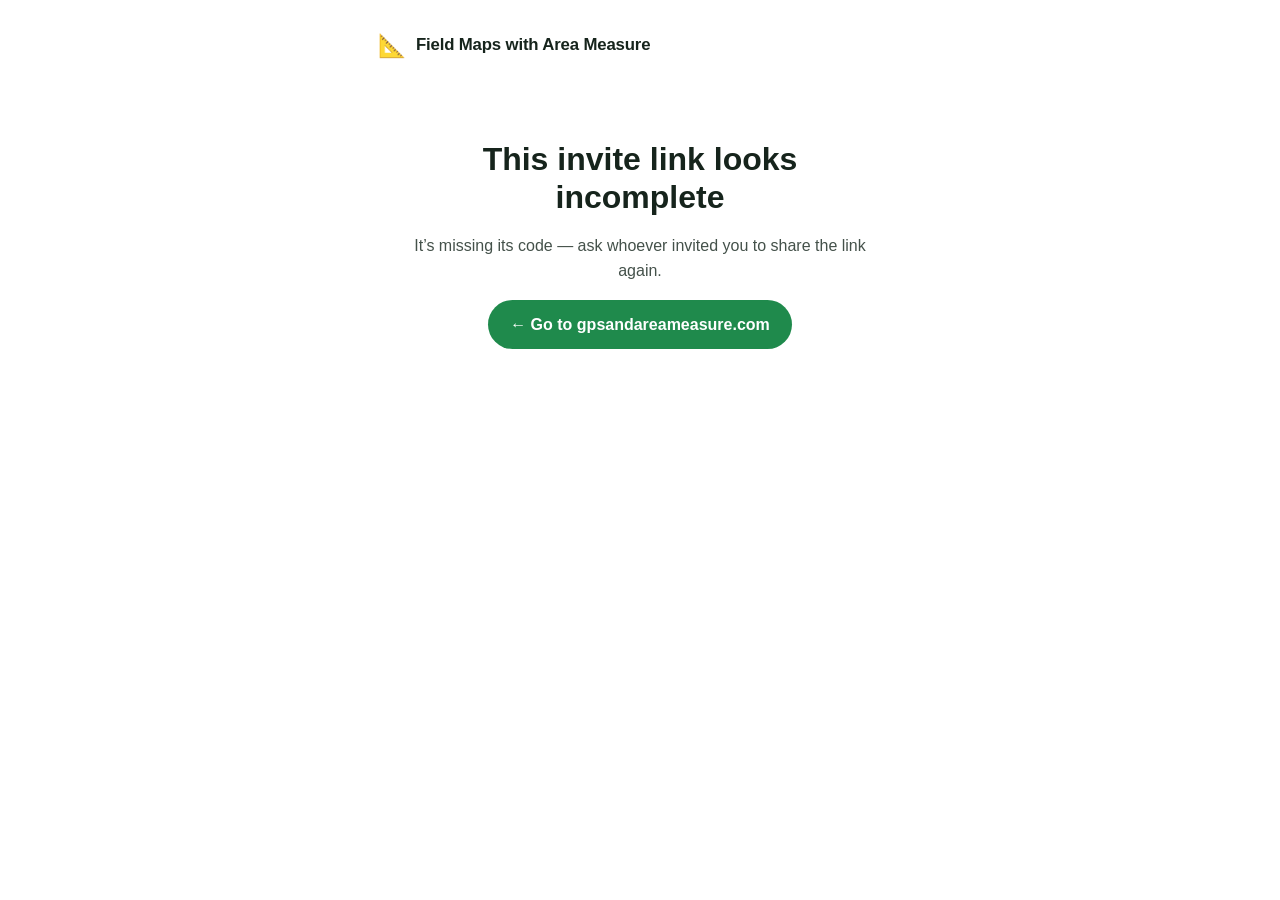
<file: j/index.html>
<!DOCTYPE html>
<html lang="en">
<head>
  <meta charset="UTF-8" />
  <meta name="viewport" content="width=device-width, initial-scale=1.0" />
  <title>Workspace invite — Field Maps with Area Measure</title>
  <meta name="description" content="You've been invited to a shared workspace in the Field Maps with Area Measure app." />
  <meta name="robots" content="noindex, follow" />

  <!-- Social preview (static) -->
  <meta property="og:type" content="website" />
  <meta property="og:title" content="Workspace invite — Field Maps with Area Measure" />
  <meta property="og:description" content="Join a shared workspace to measure land together in the app." />
  <meta property="og:image" content="https://gpsandareameasure.com/assets/og-image.png" />
  <meta name="twitter:card" content="summary_large_image" />

  <link rel="icon" href="../assets/favicon.svg" type="image/svg+xml" />
  <link rel="stylesheet" href="../assets/styles.css" />
  <style>
    .join-wrap { max-width: 560px; margin: 0 auto; padding: 28px 18px 48px; }
    .join-head { display:flex; align-items:center; gap:10px; margin-bottom:28px; }
    .join-card { background:var(--bg); border:1px solid var(--line); border-radius:var(--radius);
                 padding:28px 24px; text-align:center; }
    .join-card h1 { font-size:1.5rem; margin:0 0 8px; }
    .join-card p { color:var(--body); margin:0 0 20px; }
    .code-box { font-family:ui-monospace,SFMono-Regular,Menlo,monospace; font-size:1.9rem; font-weight:700;
                letter-spacing:.12em; color:var(--green-dark); background:var(--green-soft);
                border-radius:12px; padding:14px 18px; margin:0 0 20px; word-break:break-all; }
    .steps { text-align:left; color:var(--body); font-size:.95rem; margin:22px auto 0; max-width:420px; }
    .steps li { margin:8px 0; }
    .btn-row { display:flex; flex-direction:column; gap:10px; align-items:stretch; margin:6px 0 0; }
    .btn-row .btn { width:100%; }
    .muted { color:var(--body); font-size:.85rem; margin-top:18px; }
    .state { text-align:center; padding:48px 20px; color:var(--body); }
  </style>
</head>
<body>
  <div class="join-wrap">
    <div class="join-head">
      <a class="brand" href="/"><span class="brand-mark">📐</span><span class="brand-name">Field Maps with Area Measure</span></a>
    </div>
    <div id="content">
      <div class="state"><h1>Loading invite…</h1></div>
    </div>
  </div>

  <!-- Reuse the share viewer's public config for the App Store link. -->
  <script src="../s/share-config.js"></script>
  <script>
  (function () {
    const cfg = window.SHARE_CONFIG || {};
    const appStore = cfg.APP_STORE_URL || "/";
    const params = new URLSearchParams(location.search);
    // Codes are uppercase letters+digits from an unambiguous alphabet; strip anything else.
    const code = (params.get("code") || "").trim().toUpperCase().replace(/[^A-Z0-9]/g, "");
    const content = document.getElementById("content");

    function escapeHtml(s) {
      return String(s).replace(/[&<>"']/g, c => ({ "&":"&amp;","<":"&lt;",">":"&gt;",'"':"&quot;","'":"&#39;" }[c]));
    }

    if (!code) {
      content.innerHTML = `<div class="state"><h1>This invite link looks incomplete</h1>
        <p>It’s missing its code — ask whoever invited you to share the link again.</p>
        <p><a class="btn" href="/">← Go to gpsandareameasure.com</a></p></div>`;
      return;
    }

    // If the app is installed, iOS opens it directly via the Universal Link and this page never shows.
    // So everyone who sees this page needs the app first — then the code joins them to the workspace.
    content.innerHTML = `
      <div class="join-card">
        <h1>You’re invited to a workspace</h1>
        <p>Someone shared a <strong>Field Maps with Area Measure</strong> workspace with you. Join to measure and
           manage land together.</p>
        <div class="code-box">${escapeHtml(code)}</div>
        <div class="btn-row">
          <a class="btn" href="${escapeHtml(appStore)}">Get the app</a>
        </div>
        <ol class="steps">
          <li>Install <strong>Field Maps with Area Measure</strong> and open it.</li>
          <li>Tap your workspace name → <strong>Workspaces</strong> → <strong>Join with a code</strong>.</li>
          <li>Enter the code above and tap <strong>Join workspace</strong>.</li>
        </ol>
        <p class="muted">Already have the app? Re-open this link from your phone and it’ll jump straight in.</p>
      </div>`;
  })();
  </script>
</body>
</html>
</file>
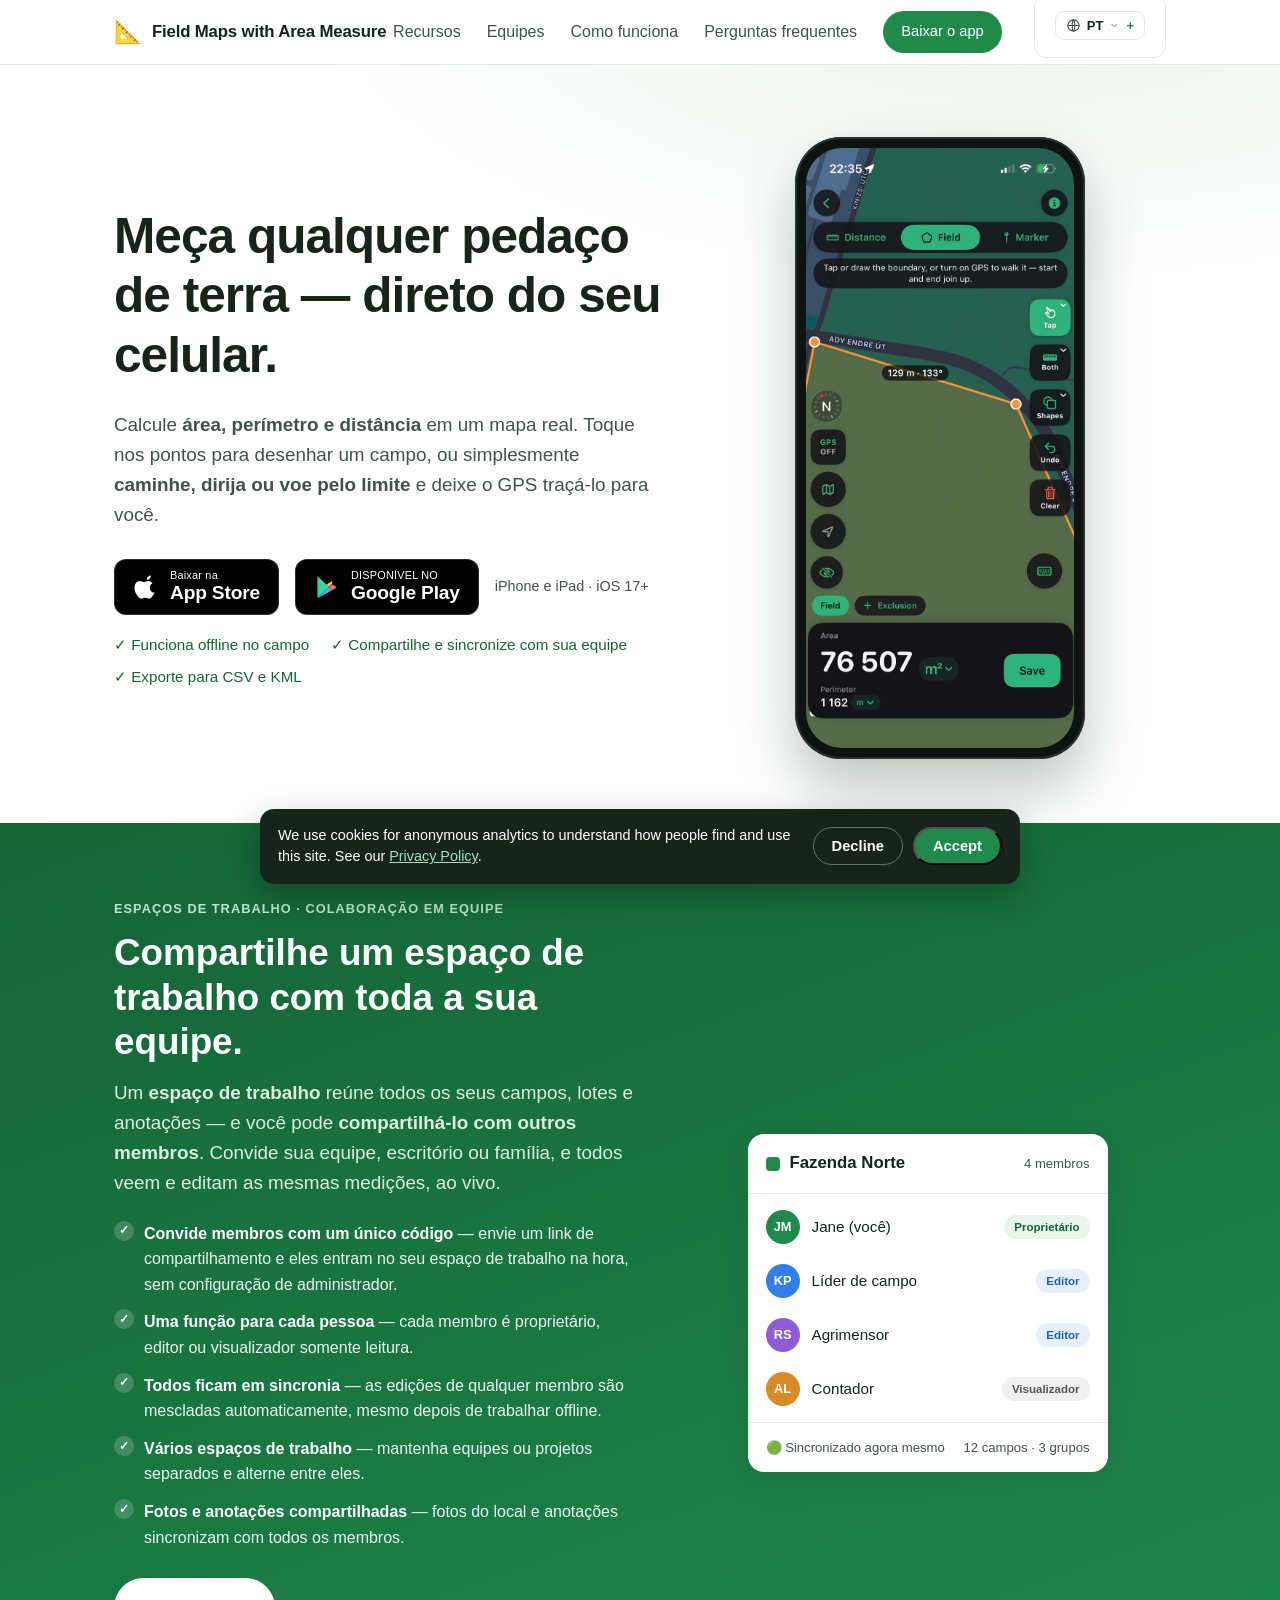
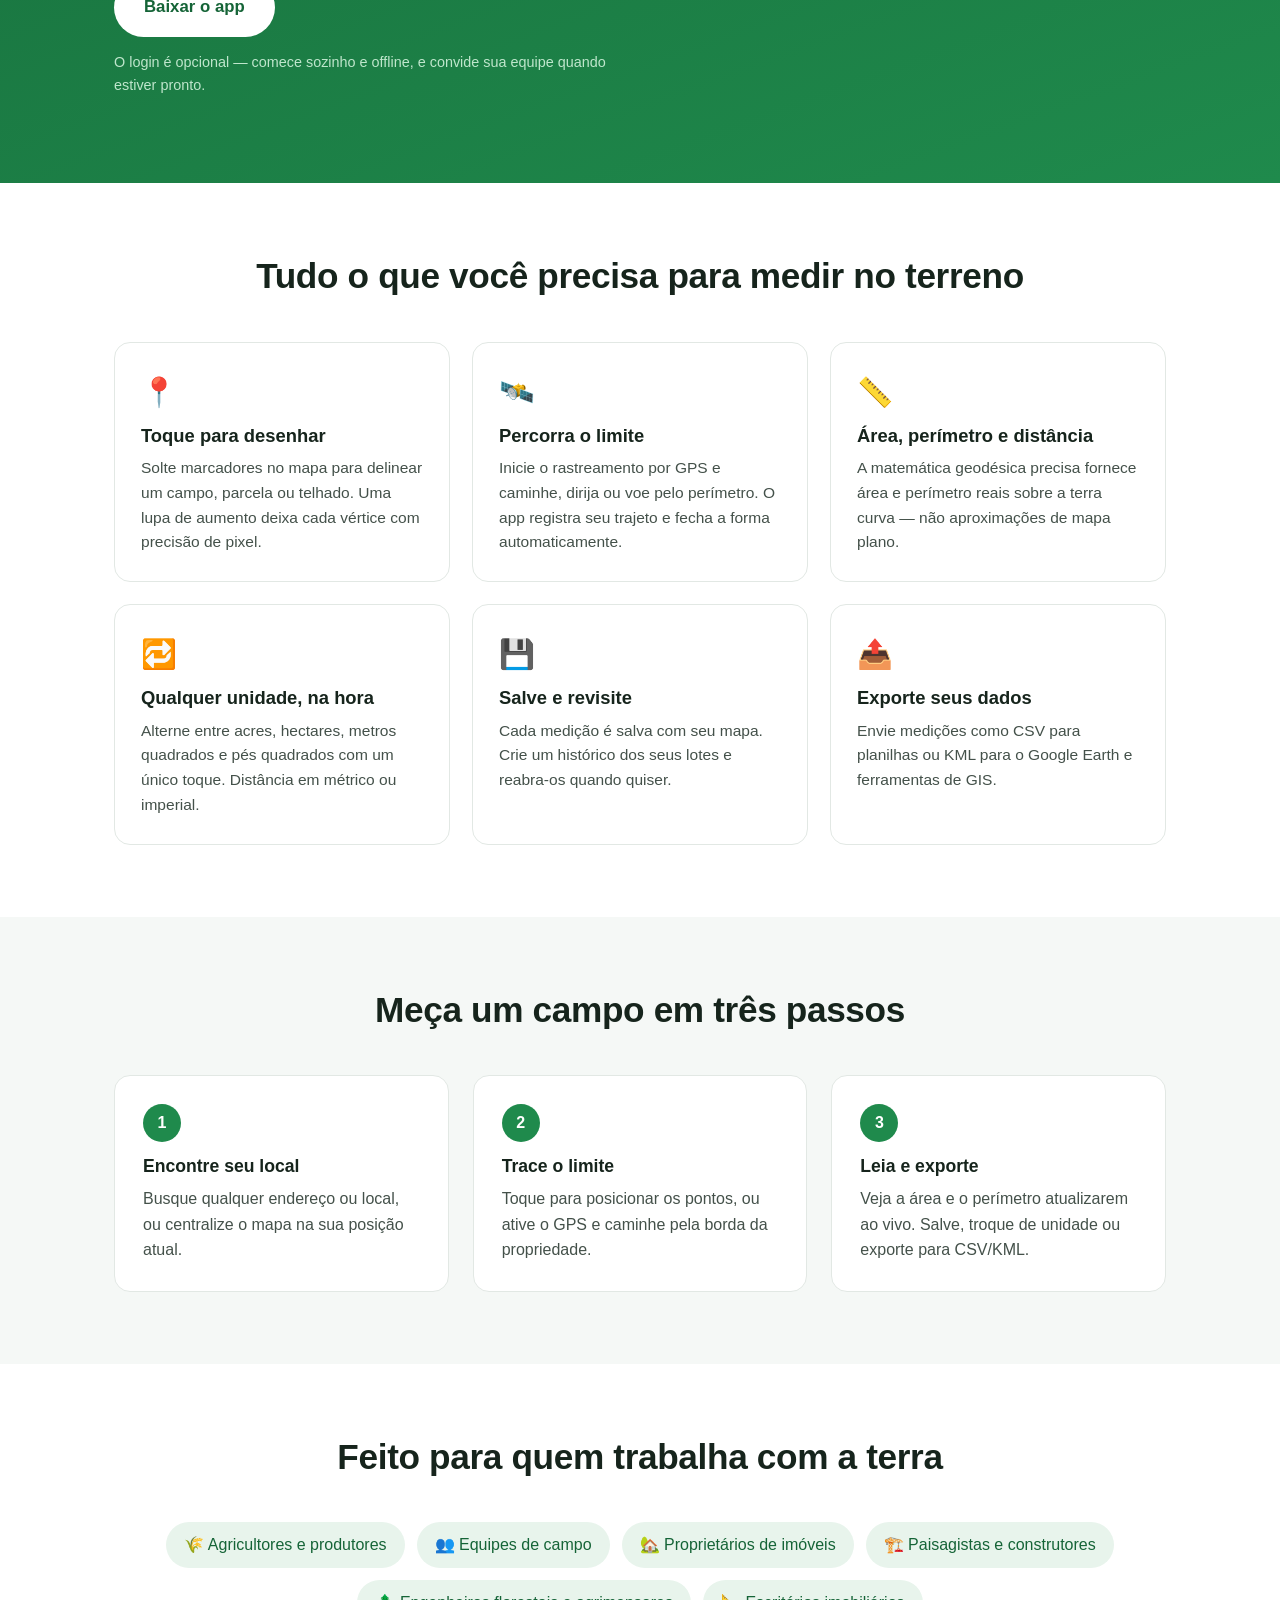
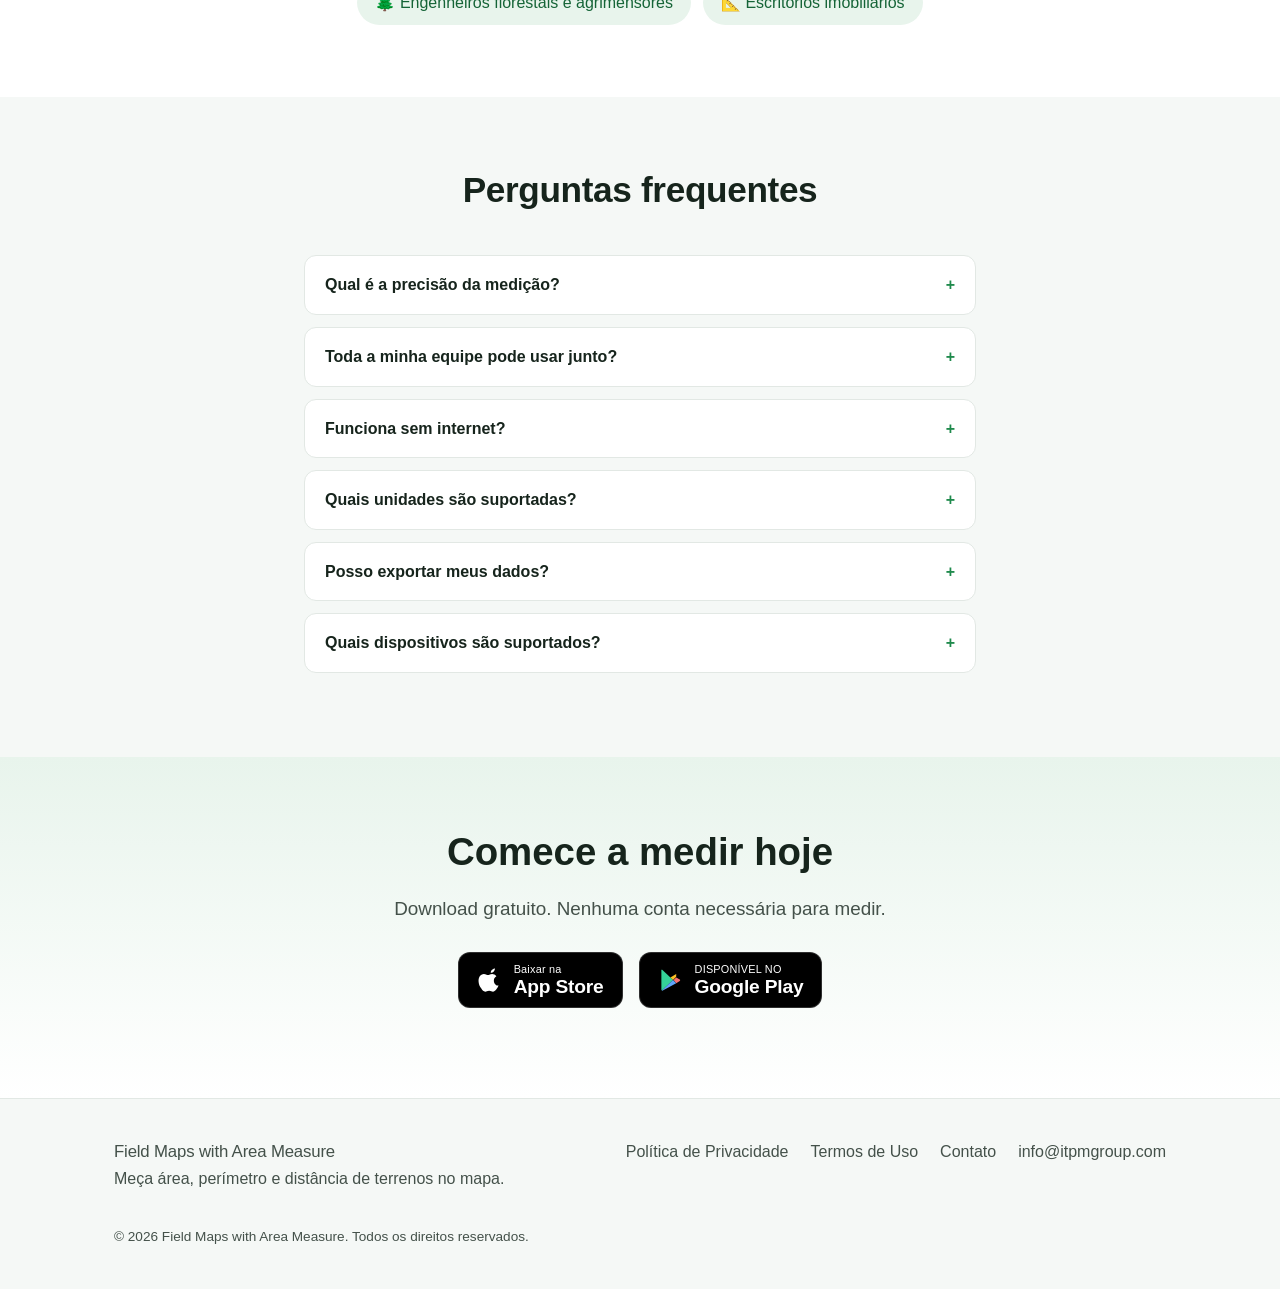
<file: pt/index.html>
<!DOCTYPE html>
<html lang="pt-BR">
<head>
  <meta charset="UTF-8" />
  <meta name="viewport" content="width=device-width, initial-scale=1.0" />
  <title>Field Maps with Area Measure — Meça área, perímetro e distância de terrenos no mapa</title>
  <meta name="description" content="Meça área, perímetro e distância de terrenos no mapa — toque nos pontos ou percorra o limite com GPS. App nativo para iPhone e iPad com uso offline, espaços de trabalho em equipe e exportação CSV/KML." />
  <link rel="canonical" href="https://gpsandareameasure.com/pt/" />
  <link rel="alternate" hreflang="en" href="https://gpsandareameasure.com/" />
  <link rel="alternate" hreflang="es" href="https://gpsandareameasure.com/es/" />
  <link rel="alternate" hreflang="fr" href="https://gpsandareameasure.com/fr/" />
  <link rel="alternate" hreflang="pt-BR" href="https://gpsandareameasure.com/pt/" />
  <link rel="alternate" hreflang="th" href="https://gpsandareameasure.com/th/" />
  <link rel="alternate" hreflang="hi" href="https://gpsandareameasure.com/hi/" />
  <link rel="alternate" hreflang="x-default" href="https://gpsandareameasure.com/" />
  <meta name="robots" content="index, follow, max-image-preview:large" />
  <meta name="theme-color" content="#1f8a4c" />
  <meta name="apple-mobile-web-app-title" content="Area Measure" />
  <meta name="keywords" content="medição, medidor, área, terra, hectare, acre, fazenda, perímetro, distância, mapa, gps, lote, parcela, topografia" />

  <!-- Open Graph / social sharing -->
  <meta property="og:type" content="website" />
  <meta property="og:site_name" content="Field Maps with Area Measure" />
  <meta property="og:title" content="Field Maps with Area Measure — Meça área, perímetro e distância de terrenos" />
  <meta property="og:description" content="Meça área, perímetro e distância de terrenos em um mapa real — toque nos pontos ou percorra o limite com GPS. iPhone e iPad." />
  <meta property="og:url" content="https://gpsandareameasure.com/pt/" />
  <meta property="og:image" content="https://gpsandareameasure.com/assets/og-image.png" />
  <meta property="og:image:width" content="1200" />
  <meta property="og:image:height" content="630" />
  <meta property="og:image:alt" content="Field Maps with Area Measure — meça qualquer pedaço de terra pelo seu celular" />
  <meta property="og:locale" content="pt_BR" />
  <meta name="twitter:card" content="summary_large_image" />
  <meta name="twitter:title" content="Field Maps with Area Measure — Meça área, perímetro e distância de terrenos" />
  <meta name="twitter:description" content="Meça área, perímetro e distância de terrenos em um mapa real — toque nos pontos ou percorra o limite com GPS." />
  <meta name="twitter:image" content="https://gpsandareameasure.com/assets/og-image.png" />

  <link rel="icon" href="/assets/favicon.svg" type="image/svg+xml" />
  <link rel="apple-touch-icon" href="/assets/favicon.svg" />
  <link rel="stylesheet" href="/assets/styles.css" />

  <!-- Structured data: app + organization -->
  <script type="application/ld+json">
  {
    "@context": "https://schema.org",
    "@type": "MobileApplication",
    "name": "Field Maps with Area Measure",
    "operatingSystem": "iOS 17.0 or later",
    "applicationCategory": "UtilitiesApplication",
    "description": "Meça área, perímetro e distância de terrenos no mapa — toque nos pontos ou percorra o limite com GPS. Funciona offline, oferece espaços de trabalho em equipe e exporta para CSV e KML.",
    "url": "https://gpsandareameasure.com/",
    "image": "https://gpsandareameasure.com/assets/og-image.png",
    "offers": {
      "@type": "Offer",
      "price": "0",
      "priceCurrency": "USD"
    },
    "featureList": [
      "Meça área, perímetro e distância em um mapa real",
      "Toque para desenhar pontos ou percorra o limite com GPS",
      "Precisão geodésica no elipsoide WGS-84",
      "Acres, hectares, metros quadrados e pés quadrados",
      "Funciona offline no campo",
      "Espaços de trabalho em equipe com sincronização compartilhada",
      "Exportação para CSV e KML"
    ]
  }
  </script>
  <script type="application/ld+json">
  {
    "@context": "https://schema.org",
    "@type": "FAQPage",
    "mainEntity": [
      {
        "@type": "Question",
        "name": "Qual é a precisão da medição?",
        "acceptedAnswer": {
          "@type": "Answer",
          "text": "O app usa cálculos geodésicos no elipsoide WGS-84, então a área e o perímetro permanecem precisos mesmo em grandes parcelas. A precisão do GPS depende do seu dispositivo e da visão do céu; tocar para desenhar sobre imagens de satélite é o mais preciso para lotes pequenos."
        }
      },
      {
        "@type": "Question",
        "name": "Toda a minha equipe pode usar junto?",
        "acceptedAnswer": {
          "@type": "Answer",
          "text": "Sim — é para isso que servem os espaços de trabalho. Convide seus colegas com um código de compartilhamento e dê a cada pessoa acesso de proprietário, editor ou somente visualização. Todos trabalham a partir das mesmas medições, e as alterações sincronizam automaticamente, mesmo depois de trabalhar offline."
        }
      },
      {
        "@type": "Question",
        "name": "Funciona sem internet?",
        "acceptedAnswer": {
          "@type": "Answer",
          "text": "O rastreamento por GPS e a medição funcionam offline, assim como seus espaços de trabalho — crie, edite e organize sem sinal. Tudo sincroniza com sua equipe assim que você voltar a ficar online. Os tiles do mapa de uma área totalmente nova precisam de conexão para carregar, mas as áreas em cache continuam disponíveis no campo."
        }
      },
      {
        "@type": "Question",
        "name": "Quais unidades são suportadas?",
        "acceptedAnswer": {
          "@type": "Answer",
          "text": "Acres, hectares, metros quadrados e pés quadrados para área; metros, quilômetros, pés e milhas para distância — alternáveis a qualquer momento."
        }
      },
      {
        "@type": "Question",
        "name": "Posso exportar meus dados?",
        "acceptedAnswer": {
          "@type": "Answer",
          "text": "Sim. Exporte qualquer medição como CSV (para planilhas) ou KML (para o Google Earth e softwares de GIS)."
        }
      },
      {
        "@type": "Question",
        "name": "Quais dispositivos são suportados?",
        "acceptedAnswer": {
          "@type": "Answer",
          "text": "iPhone e iPad com iOS 17 ou posterior, com layout otimizado para iPad."
        }
      }
    ]
  }
  </script>
</head>
<body>
  <!-- ===== Header ===== -->
  <header class="site-header">
    <div class="container nav">
      <a class="brand" href="#top">
        <span class="brand-mark" aria-hidden="true">📐</span>
        <span class="brand-name">Field Maps with Area Measure</span>
      </a>
      <nav class="nav-links">
        <a href="#features">Recursos</a>
        <a href="#workspaces">Equipes</a>
        <a href="#how">Como funciona</a>
        <a href="#faq">Perguntas frequentes</a>
        <a class="btn btn-sm" href="#download">Baixar o app</a>
        <details class="lang-menu">
          <summary aria-label="Mudar idioma"><svg class="globe" viewBox="0 0 24 24" aria-hidden="true"><circle cx="12" cy="12" r="9" fill="none" stroke="currentColor" stroke-width="1.7"/><path d="M3 12h18M12 3c2.7 2.5 2.7 15.5 0 18M12 3c-2.7 2.5-2.7 15.5 0 18" fill="none" stroke="currentColor" stroke-width="1.7"/></svg><span class="lang-current">PT</span><svg class="chev" viewBox="0 0 24 24" aria-hidden="true"><path d="M6 9l6 6 6-6" fill="none" stroke="currentColor" stroke-width="2" stroke-linecap="round" stroke-linejoin="round"/></svg></summary>
          <div class="lang-pop">
            <a href="/" hreflang="en">English</a>
            <a href="/es/" hreflang="es">Español</a>
            <a href="/fr/" hreflang="fr">Français</a>
            <a href="/pt/" hreflang="pt-BR" aria-current="page">Português</a>
            <a href="/th/" hreflang="th">ไทย</a>
            <a href="/hi/" hreflang="hi">हिन्दी</a>
          </div>
        </details>
      </nav>
    </div>
  </header>

  <!-- ===== Hero ===== -->
  <main id="top">
    <section class="hero">
      <div class="container hero-grid">
        <div class="hero-copy">
          <h1>Meça qualquer pedaço de terra — direto do seu celular.</h1>
          <p class="lead">
            Calcule <strong>área, perímetro e distância</strong> em um mapa real.
            Toque nos pontos para desenhar um campo, ou simplesmente <strong>caminhe, dirija ou voe pelo limite</strong>
            e deixe o GPS traçá-lo para você.
          </p>
          <div class="cta-row" id="download">
            <a class="store-badge" href="#" data-app-store aria-label="Baixar na App Store">
              <svg viewBox="0 0 24 24" aria-hidden="true" class="sb-icon">
                <path fill="#fff" d="M16.5 1.3c.1 1-.3 2-1 2.8-.7.8-1.8 1.4-2.8 1.3-.1-1 .4-2 1-2.7.7-.8 1.9-1.4 2.8-1.4zM19.9 17c-.5 1.2-.8 1.7-1.4 2.7-.9 1.4-2.2 3.1-3.7 3.1-1.4 0-1.7-.9-3.6-.9s-2.3.9-3.6.9c-1.5 0-2.7-1.5-3.6-2.9C1.1 16.3.8 11.4 2.4 8.8c.9-1.5 2.4-2.4 4-2.4 1.5 0 2.5 1 3.8 1 1.2 0 2-1 3.8-1 1.4 0 2.9.8 3.9 2.1-3.4 1.9-2.9 6.8.2 8.5z"/>
              </svg>
              <span class="sb-text"><small>Baixar na</small><strong>App Store</strong></span>
            </a>
            <button class="store-badge" type="button" data-waitlist-open
                    aria-label="Disponível no Google Play">
              <svg viewBox="0 0 24 24" aria-hidden="true" class="sb-icon">
                <path d="M3.6 2.3 13.9 12 3.6 21.7c-.3-.2-.5-.6-.5-1V3.3c0-.4.2-.8.5-1z" fill="#34d399"/>
                <path d="M16.8 8.9 13.9 12l-2.5-2.4 5-2.9c.1 0 .3.1.4.2z" fill="#fbbf24"/>
                <path d="M16.8 15.1l-2.4-3.1 2.4-2.3 3.3 1.9c.5.3.5 1 0 1.3l-3.3 2.2z" fill="#f87171"/>
                <path d="M3.6 21.7 11.4 14.4 13.9 12l2.9 3.1-12.8 6.8c-.1 0-.3-.1-.4-.2z" fill="#60a5fa"/>
              </svg>
              <span class="sb-text"><small>DISPONÍVEL NO</small><strong>Google Play</strong></span>
            </button>
            <span class="cta-note">iPhone e iPad · iOS 17+</span>
          </div>
          <ul class="hero-badges">
            <li>✓ Funciona offline no campo</li>
            <li>✓ Compartilhe e sincronize com sua equipe</li>
            <li>✓ Exporte para CSV e KML</li>
          </ul>
        </div>

        <div class="hero-visual">
          <div class="phone">
            <div class="phone-screen">
              <img class="phone-shot" src="/assets/app-hero.jpg" alt="O app GPS & Area Measure medindo um campo: 76.507 m² de área e 1.162 m de perímetro num mapa" width="760" height="1647" loading="lazy" />
            </div>
          </div>
        </div>
      </div>
    </section>

    <!-- ===== Workspaces / Teams ===== -->
    <section id="workspaces" class="section workspace-band">
      <div class="container ws-grid">
        <div class="ws-copy">
          <span class="ws-eyebrow">Espaços de trabalho · Colaboração em equipe</span>
          <h2>Compartilhe um espaço de trabalho com toda a sua equipe.</h2>
          <p class="lead">
            Um <strong>espaço de trabalho</strong> reúne todos os seus campos, lotes e anotações — e você pode
            <strong>compartilhá-lo com outros membros</strong>. Convide sua equipe, escritório ou família, e
            todos veem e editam as mesmas medições, ao vivo.
          </p>
          <ul class="ws-list">
            <li><strong>Convide membros com um único código</strong> — envie um link de compartilhamento e eles entram no seu espaço de trabalho na hora, sem configuração de administrador.</li>
            <li><strong>Uma função para cada pessoa</strong> — cada membro é proprietário, editor ou visualizador somente leitura.</li>
            <li><strong>Todos ficam em sincronia</strong> — as edições de qualquer membro são mescladas automaticamente, mesmo depois de trabalhar offline.</li>
            <li><strong>Vários espaços de trabalho</strong> — mantenha equipes ou projetos separados e alterne entre eles.</li>
            <li><strong>Fotos e anotações compartilhadas</strong> — fotos do local e anotações sincronizam com todos os membros.</li>
          </ul>
          <a class="btn btn-lg" href="#download">Baixar o app</a>
          <p class="ws-note">O login é opcional — comece sozinho e offline, e convide sua equipe quando estiver pronto.</p>
        </div>

        <div class="ws-visual" aria-hidden="true">
          <div class="ws-card">
            <div class="ws-card-head">
              <span class="ws-swatch"></span>
              <strong>Fazenda Norte</strong>
              <span class="ws-count">4 membros</span>
            </div>
            <ul class="ws-rows">
              <li><span class="ava a">JM</span><span class="who">Jane (você)</span><span class="role owner">Proprietário</span></li>
              <li><span class="ava b">KP</span><span class="who">Líder de campo</span><span class="role editor">Editor</span></li>
              <li><span class="ava c">RS</span><span class="who">Agrimensor</span><span class="role editor">Editor</span></li>
              <li><span class="ava d">AL</span><span class="who">Contador</span><span class="role viewer">Visualizador</span></li>
            </ul>
            <div class="ws-foot">
              <span>🟢 Sincronizado agora mesmo</span>
              <span>12 campos · 3 grupos</span>
            </div>
          </div>
        </div>
      </div>
    </section>

    <!-- ===== Features ===== -->
    <section id="features" class="section">
      <div class="container">
        <h2 class="section-title">Tudo o que você precisa para medir no terreno</h2>
        <div class="cards">
          <article class="card">
            <div class="card-icon">📍</div>
            <h3>Toque para desenhar</h3>
            <p>Solte marcadores no mapa para delinear um campo, parcela ou telhado. Uma lupa de aumento deixa cada vértice com precisão de pixel.</p>
          </article>
          <article class="card">
            <div class="card-icon">🛰️</div>
            <h3>Percorra o limite</h3>
            <p>Inicie o rastreamento por GPS e caminhe, dirija ou voe pelo perímetro. O app registra seu trajeto e fecha a forma automaticamente.</p>
          </article>
          <article class="card">
            <div class="card-icon">📏</div>
            <h3>Área, perímetro e distância</h3>
            <p>A matemática geodésica precisa fornece área e perímetro reais sobre a terra curva — não aproximações de mapa plano.</p>
          </article>
          <article class="card">
            <div class="card-icon">🔁</div>
            <h3>Qualquer unidade, na hora</h3>
            <p>Alterne entre acres, hectares, metros quadrados e pés quadrados com um único toque. Distância em métrico ou imperial.</p>
          </article>
          <article class="card">
            <div class="card-icon">💾</div>
            <h3>Salve e revisite</h3>
            <p>Cada medição é salva com seu mapa. Crie um histórico dos seus lotes e reabra-os quando quiser.</p>
          </article>
          <article class="card">
            <div class="card-icon">📤</div>
            <h3>Exporte seus dados</h3>
            <p>Envie medições como CSV para planilhas ou KML para o Google Earth e ferramentas de GIS.</p>
          </article>
        </div>
      </div>
    </section>

    <!-- ===== How it works ===== -->
    <section id="how" class="section section-alt">
      <div class="container">
        <h2 class="section-title">Meça um campo em três passos</h2>
        <ol class="steps">
          <li>
            <span class="step-num">1</span>
            <h3>Encontre seu local</h3>
            <p>Busque qualquer endereço ou local, ou centralize o mapa na sua posição atual.</p>
          </li>
          <li>
            <span class="step-num">2</span>
            <h3>Trace o limite</h3>
            <p>Toque para posicionar os pontos, ou ative o GPS e caminhe pela borda da propriedade.</p>
          </li>
          <li>
            <span class="step-num">3</span>
            <h3>Leia e exporte</h3>
            <p>Veja a área e o perímetro atualizarem ao vivo. Salve, troque de unidade ou exporte para CSV/KML.</p>
          </li>
        </ol>
      </div>
    </section>

    <!-- ===== Who it's for ===== -->
    <section class="section">
      <div class="container">
        <h2 class="section-title">Feito para quem trabalha com a terra</h2>
        <div class="audience">
          <span>🌾 Agricultores e produtores</span>
          <span>👥 Equipes de campo</span>
          <span>🏡 Proprietários de imóveis</span>
          <span>🏗️ Paisagistas e construtores</span>
          <span>🌲 Engenheiros florestais e agrimensores</span>
          <span>📐 Escritórios imobiliários</span>
        </div>
      </div>
    </section>

    <!-- ===== FAQ ===== -->
    <section id="faq" class="section section-alt">
      <div class="container narrow">
        <h2 class="section-title">Perguntas frequentes</h2>
        <details>
          <summary>Qual é a precisão da medição?</summary>
          <p>O app usa cálculos geodésicos no elipsoide WGS-84, então a área e o perímetro permanecem precisos mesmo em grandes parcelas. A precisão do GPS depende do seu dispositivo e da visão do céu; tocar para desenhar sobre imagens de satélite é o mais preciso para lotes pequenos.</p>
        </details>
        <details>
          <summary>Toda a minha equipe pode usar junto?</summary>
          <p>Sim — é para isso que servem os espaços de trabalho. Convide seus colegas com um código de compartilhamento e dê a cada pessoa acesso de proprietário, editor ou somente visualização. Todos trabalham a partir das mesmas medições, e as alterações sincronizam automaticamente, mesmo depois de trabalhar offline.</p>
        </details>
        <details>
          <summary>Funciona sem internet?</summary>
          <p>O rastreamento por GPS e a medição funcionam offline, assim como seus espaços de trabalho — crie, edite e organize sem sinal. Tudo sincroniza com sua equipe assim que você voltar a ficar online. Os tiles do mapa de uma área totalmente nova precisam de conexão para carregar, mas as áreas em cache continuam disponíveis no campo.</p>
        </details>
        <details>
          <summary>Quais unidades são suportadas?</summary>
          <p>Acres, hectares, metros quadrados e pés quadrados para área; metros, quilômetros, pés e milhas para distância — alternáveis a qualquer momento.</p>
        </details>
        <details>
          <summary>Posso exportar meus dados?</summary>
          <p>Sim. Exporte qualquer medição como CSV (para planilhas) ou KML (para o Google Earth e softwares de GIS).</p>
        </details>
        <details>
          <summary>Quais dispositivos são suportados?</summary>
          <p>iPhone e iPad com iOS 17 ou posterior, com layout otimizado para iPad.</p>
        </details>
      </div>
    </section>

    <!-- ===== Final CTA ===== -->
    <section class="section cta-final">
      <div class="container">
        <h2>Comece a medir hoje</h2>
        <p class="lead">Download gratuito. Nenhuma conta necessária para medir.</p>
        <div class="cta-row" style="justify-content:center">
          <a class="store-badge" href="#" data-app-store aria-label="Baixar na App Store">
            <svg viewBox="0 0 24 24" aria-hidden="true" class="sb-icon">
              <path fill="#fff" d="M16.5 1.3c.1 1-.3 2-1 2.8-.7.8-1.8 1.4-2.8 1.3-.1-1 .4-2 1-2.7.7-.8 1.9-1.4 2.8-1.4zM19.9 17c-.5 1.2-.8 1.7-1.4 2.7-.9 1.4-2.2 3.1-3.7 3.1-1.4 0-1.7-.9-3.6-.9s-2.3.9-3.6.9c-1.5 0-2.7-1.5-3.6-2.9C1.1 16.3.8 11.4 2.4 8.8c.9-1.5 2.4-2.4 4-2.4 1.5 0 2.5 1 3.8 1 1.2 0 2-1 3.8-1 1.4 0 2.9.8 3.9 2.1-3.4 1.9-2.9 6.8.2 8.5z"/>
            </svg>
            <span class="sb-text"><small>Baixar na</small><strong>App Store</strong></span>
          </a>
          <button class="store-badge" type="button" data-waitlist-open
                  aria-label="Disponível no Google Play">
            <svg viewBox="0 0 24 24" aria-hidden="true" class="sb-icon">
              <path d="M3.6 2.3 13.9 12 3.6 21.7c-.3-.2-.5-.6-.5-1V3.3c0-.4.2-.8.5-1z" fill="#34d399"/>
              <path d="M16.8 8.9 13.9 12l-2.5-2.4 5-2.9c.1 0 .3.1.4.2z" fill="#fbbf24"/>
              <path d="M16.8 15.1l-2.4-3.1 2.4-2.3 3.3 1.9c.5.3.5 1 0 1.3l-3.3 2.2z" fill="#f87171"/>
              <path d="M3.6 21.7 11.4 14.4 13.9 12l2.9 3.1-12.8 6.8c-.1 0-.3-.1-.4-.2z" fill="#60a5fa"/>
            </svg>
            <span class="sb-text"><small>DISPONÍVEL NO</small><strong>Google Play</strong></span>
          </button>
        </div>
      </div>
    </section>
  </main>

  <!-- ===== Android waitlist modal ===== -->
  <div class="modal-backdrop" id="waitlist-modal" hidden>
    <div class="modal" role="dialog" aria-modal="true" aria-labelledby="wl-title">
      <button class="modal-close" type="button" data-waitlist-close aria-label="Fechar">&times;</button>
      <h2 id="wl-title">O Android está chegando em breve</h2>
      <p>Estamos desenvolvendo a versão Android do Field Maps with Area Measure. Deixe seu e-mail e avisaremos
         no momento em que estiver disponível no Google Play.</p>
      <form id="wl-form" novalidate>
        <input type="email" id="wl-email" name="email" required placeholder="voce@exemplo.com"
               autocomplete="email" inputmode="email" />
        <button class="btn btn-lg" type="submit" id="wl-submit">Entrar na lista de espera</button>
      </form>
      <p class="wl-msg" id="wl-msg" role="status" aria-live="polite"></p>
      <p class="wl-fine">Sem spam — apenas um e-mail quando o Android for lançado.</p>
    </div>
  </div>

  <!-- ===== Footer ===== -->
  <footer class="site-footer">
    <div class="container footer-grid">
      <div>
        <span class="brand-name">Field Maps with Area Measure</span>
        <p class="muted">Meça área, perímetro e distância de terrenos no mapa.</p>
      </div>
      <nav class="footer-links">
        <a href="/privacy.html">Política de Privacidade</a>
        <a href="/terms.html">Termos de Uso</a>
        <a href="mailto:hello@gpsandareameasure.com">Contato</a>
        <a href="mailto:info@itpmgroup.com">info@itpmgroup.com</a>
      </nav>
    </div>
    <div class="container">
      <p class="muted small">© <span id="year"></span> Field Maps with Area Measure. Todos os direitos reservados.</p>
    </div>
  </footer>

  <script>document.getElementById('year').textContent = new Date().getFullYear();</script>
  <script src="/assets/analytics.js"></script>
  <script src="/s/share-config.js"></script>
  <script src="/assets/waitlist.js"></script>
</body>
</html>
</file>
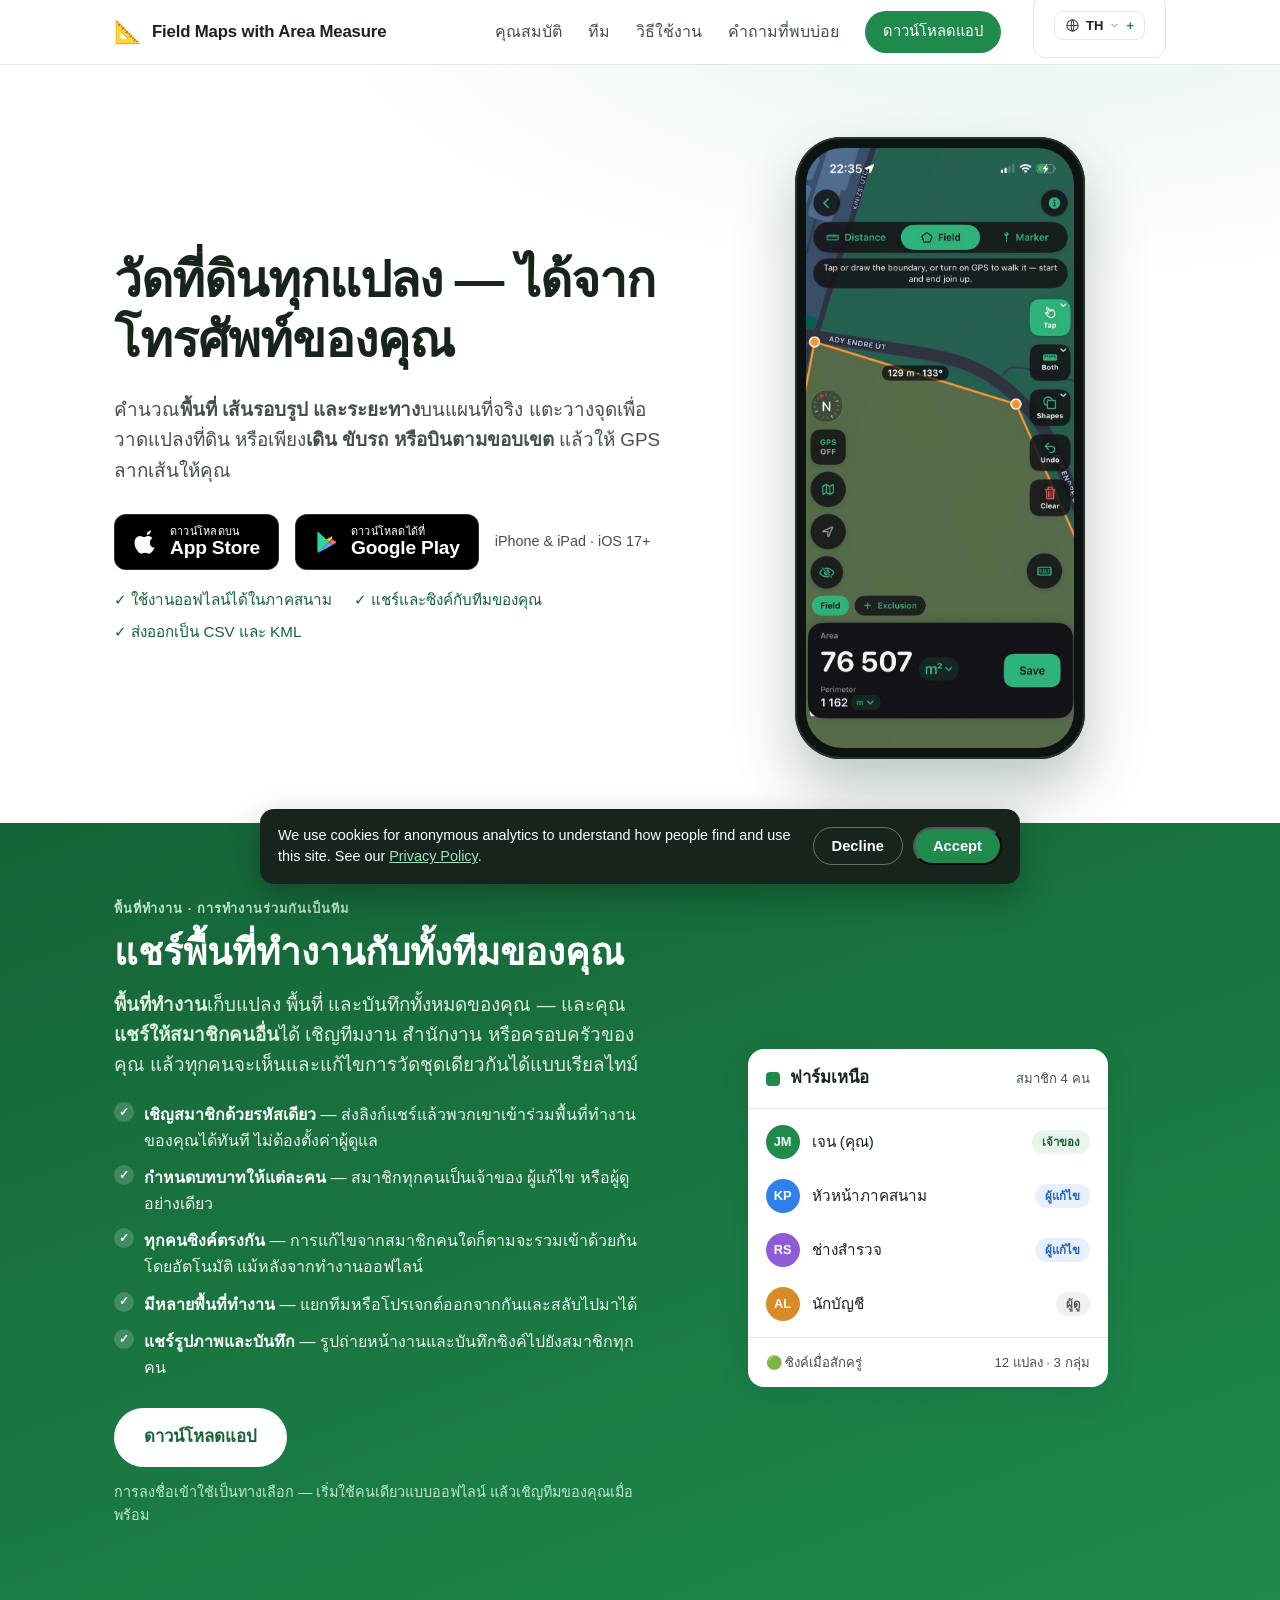
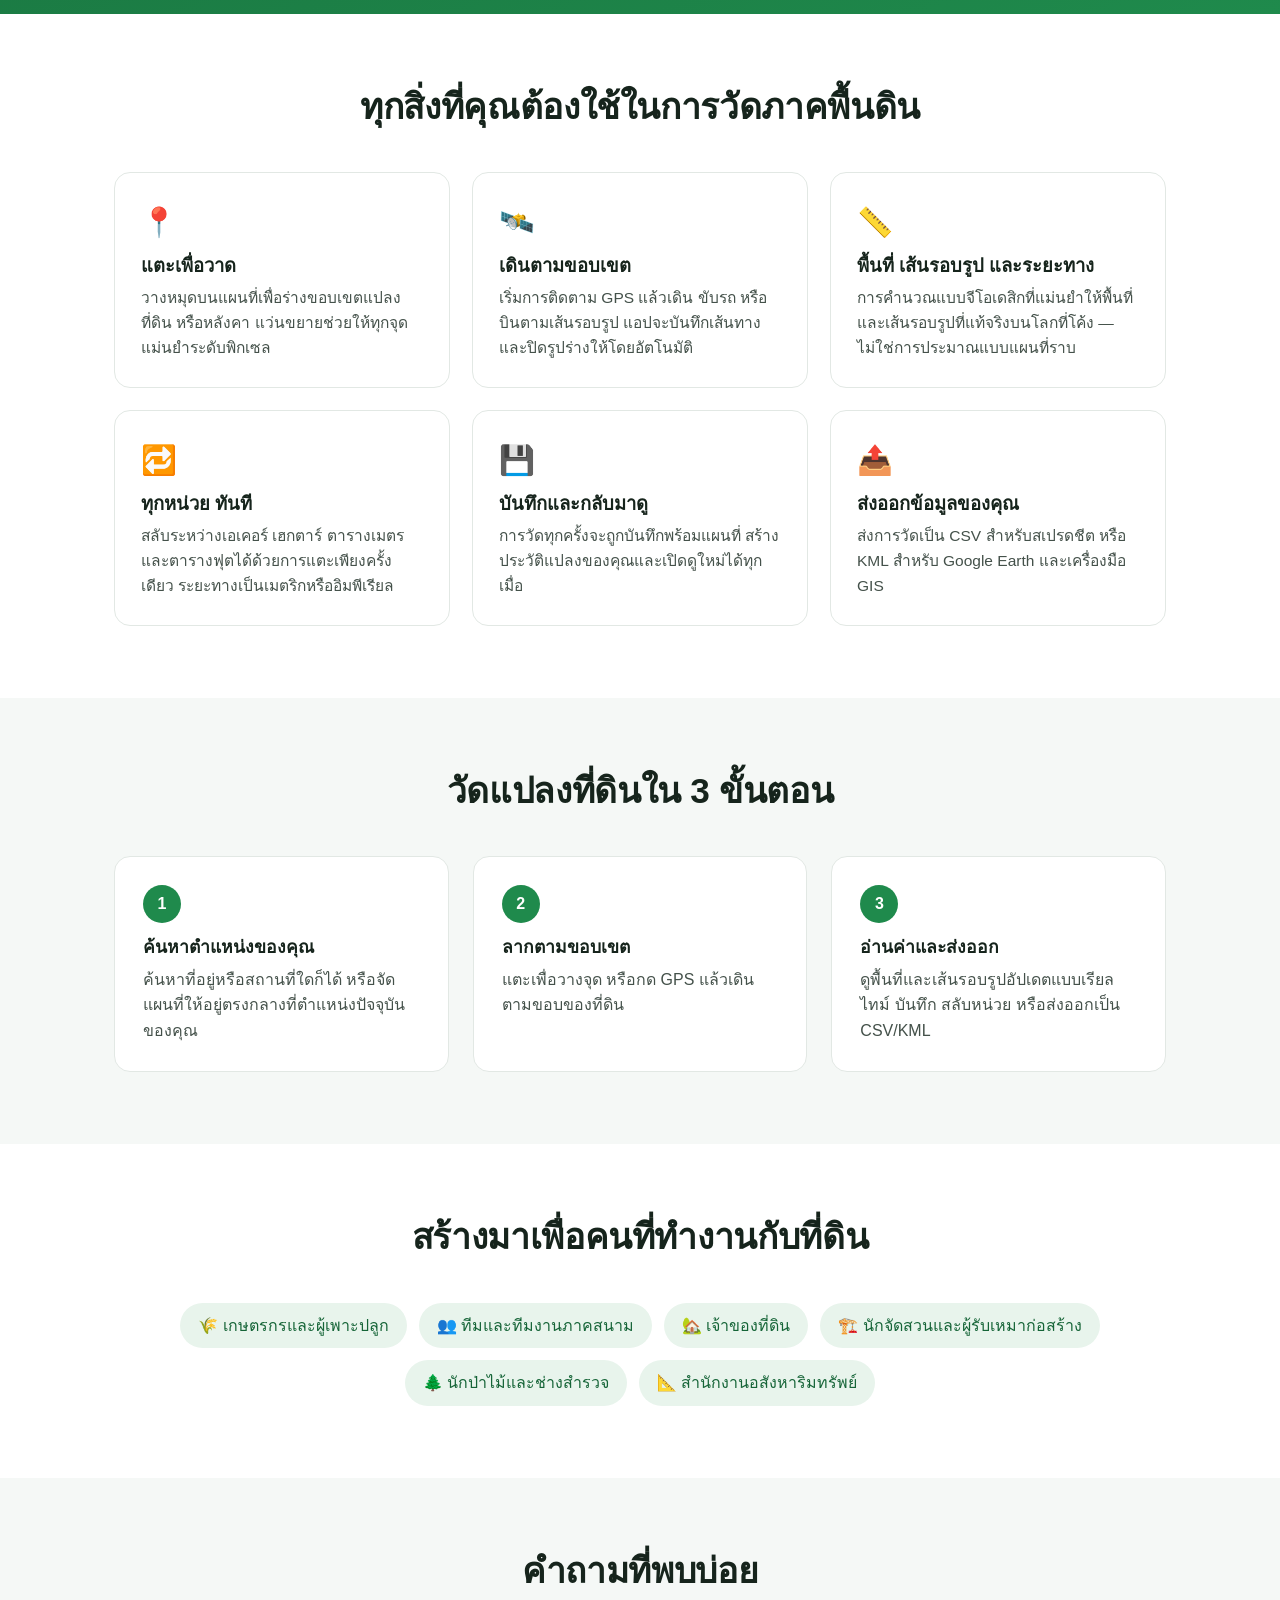
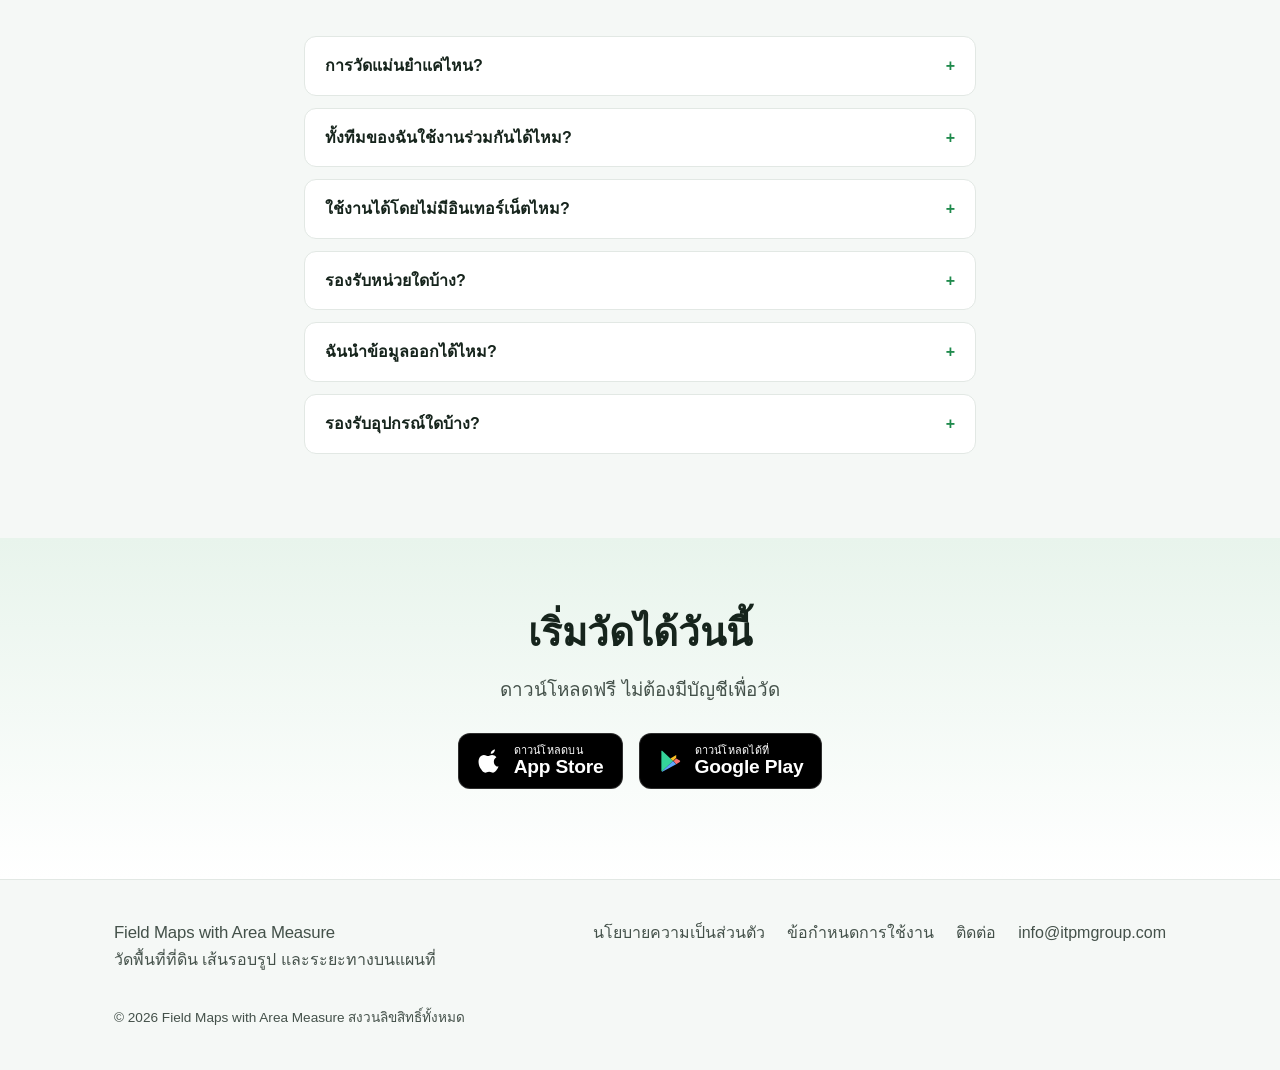
<file: th/index.html>
<!DOCTYPE html>
<html lang="th">
<head>
  <meta charset="UTF-8" />
  <meta name="viewport" content="width=device-width, initial-scale=1.0" />
  <title>Field Maps with Area Measure — วัดพื้นที่ที่ดิน เส้นรอบรูป และระยะทางบนแผนที่</title>
  <meta name="description" content="วัดพื้นที่ที่ดิน เส้นรอบรูป และระยะทางบนแผนที่ — แตะวางจุดหรือเดินตามขอบเขตด้วย GPS แอปสำหรับ iPhone และ iPad ใช้งานออฟไลน์ได้ มีพื้นที่ทำงานสำหรับทีม และส่งออกเป็น CSV/KML" />
  <link rel="canonical" href="https://gpsandareameasure.com/th/" />
  <link rel="alternate" hreflang="en" href="https://gpsandareameasure.com/" />
  <link rel="alternate" hreflang="es" href="https://gpsandareameasure.com/es/" />
  <link rel="alternate" hreflang="fr" href="https://gpsandareameasure.com/fr/" />
  <link rel="alternate" hreflang="pt-BR" href="https://gpsandareameasure.com/pt/" />
  <link rel="alternate" hreflang="th" href="https://gpsandareameasure.com/th/" />
  <link rel="alternate" hreflang="hi" href="https://gpsandareameasure.com/hi/" />
  <link rel="alternate" hreflang="x-default" href="https://gpsandareameasure.com/" />
  <meta name="robots" content="index, follow, max-image-preview:large" />
  <meta name="theme-color" content="#1f8a4c" />
  <meta name="apple-mobile-web-app-title" content="Area Measure" />
  <meta name="keywords" content="วัดพื้นที่,วัดที่ดิน,ไร่,ตารางวา,เส้นรอบรูป,ระยะทาง,แผนที่,gps,ที่ดิน,วัดระยะ,พื้นที่,แปลงที่ดิน,เกษตร" />

  <!-- Open Graph / social sharing -->
  <meta property="og:type" content="website" />
  <meta property="og:site_name" content="Field Maps with Area Measure" />
  <meta property="og:title" content="Field Maps with Area Measure — วัดพื้นที่ที่ดิน เส้นรอบรูป และระยะทาง" />
  <meta property="og:description" content="วัดพื้นที่ที่ดิน เส้นรอบรูป และระยะทางบนแผนที่จริง — แตะวางจุดหรือเดินตามขอบเขตด้วย GPS สำหรับ iPhone และ iPad" />
  <meta property="og:url" content="https://gpsandareameasure.com/th/" />
  <meta property="og:image" content="https://gpsandareameasure.com/assets/og-image.png" />
  <meta property="og:image:width" content="1200" />
  <meta property="og:image:height" content="630" />
  <meta property="og:image:alt" content="Field Maps with Area Measure — วัดที่ดินทุกแปลงได้จากโทรศัพท์ของคุณ" />
  <meta property="og:locale" content="th_TH" />
  <meta name="twitter:card" content="summary_large_image" />
  <meta name="twitter:title" content="Field Maps with Area Measure — วัดพื้นที่ที่ดิน เส้นรอบรูป และระยะทาง" />
  <meta name="twitter:description" content="วัดพื้นที่ที่ดิน เส้นรอบรูป และระยะทางบนแผนที่จริง — แตะวางจุดหรือเดินตามขอบเขตด้วย GPS" />
  <meta name="twitter:image" content="https://gpsandareameasure.com/assets/og-image.png" />

  <link rel="icon" href="/assets/favicon.svg" type="image/svg+xml" />
  <link rel="apple-touch-icon" href="/assets/favicon.svg" />
  <link rel="stylesheet" href="/assets/styles.css" />

  <!-- Structured data: app + organization -->
  <script type="application/ld+json">
  {
    "@context": "https://schema.org",
    "@type": "MobileApplication",
    "name": "Field Maps with Area Measure",
    "operatingSystem": "iOS 17.0 or later",
    "applicationCategory": "UtilitiesApplication",
    "description": "วัดพื้นที่ที่ดิน เส้นรอบรูป และระยะทางบนแผนที่ — แตะวางจุดหรือเดินตามขอบเขตด้วย GPS ใช้งานออฟไลน์ได้ รองรับพื้นที่ทำงานสำหรับทีม และส่งออกเป็น CSV และ KML",
    "url": "https://gpsandareameasure.com/",
    "image": "https://gpsandareameasure.com/assets/og-image.png",
    "offers": {
      "@type": "Offer",
      "price": "0",
      "priceCurrency": "USD"
    },
    "featureList": [
      "วัดพื้นที่ เส้นรอบรูป และระยะทางบนแผนที่จริง",
      "แตะเพื่อวางจุด หรือเดินตามขอบเขตด้วย GPS",
      "ความแม่นยำแบบจีโอเดสิกบนทรงรี WGS-84",
      "เอเคอร์ เฮกตาร์ ตารางเมตร และตารางฟุต",
      "ใช้งานออฟไลน์ได้ในภาคสนาม",
      "พื้นที่ทำงานสำหรับทีมพร้อมการซิงค์ร่วมกัน",
      "ส่งออกเป็น CSV และ KML"
    ]
  }
  </script>
  <script type="application/ld+json">
  {
    "@context": "https://schema.org",
    "@type": "FAQPage",
    "mainEntity": [
      {
        "@type": "Question",
        "name": "การวัดแม่นยำแค่ไหน?",
        "acceptedAnswer": {
          "@type": "Answer",
          "text": "แอปใช้การคำนวณแบบจีโอเดสิกบนทรงรี WGS-84 ดังนั้นพื้นที่และเส้นรอบรูปจึงแม่นยำแม้ในแปลงที่ดินขนาดใหญ่ ความแม่นยำของ GPS ขึ้นอยู่กับอุปกรณ์และทัศนวิสัยท้องฟ้าของคุณ การแตะวางจุดบนภาพถ่ายดาวเทียมแม่นยำที่สุดสำหรับแปลงขนาดเล็ก"
        }
      },
      {
        "@type": "Question",
        "name": "ทั้งทีมของฉันใช้งานร่วมกันได้ไหม?",
        "acceptedAnswer": {
          "@type": "Answer",
          "text": "ได้ — นั่นคือสิ่งที่พื้นที่ทำงานมีไว้ให้ เชิญเพื่อนร่วมทีมด้วยรหัสแชร์ และกำหนดสิทธิ์ให้แต่ละคนเป็นเจ้าของ ผู้แก้ไข หรือผู้ดูอย่างเดียว ทุกคนทำงานจากการวัดชุดเดียวกัน และการเปลี่ยนแปลงจะซิงค์โดยอัตโนมัติ แม้หลังจากทำงานออฟไลน์"
        }
      },
      {
        "@type": "Question",
        "name": "ใช้งานได้โดยไม่มีอินเทอร์เน็ตไหม?",
        "acceptedAnswer": {
          "@type": "Answer",
          "text": "การติดตาม GPS และการวัดใช้งานออฟไลน์ได้ และพื้นที่ทำงานของคุณก็เช่นกัน — สร้าง แก้ไข และจัดระเบียบได้โดยไม่มีสัญญาณ ทุกอย่างจะซิงค์ไปยังทีมของคุณทันทีที่กลับมาออนไลน์ แผนที่ของพื้นที่ใหม่เอี่ยมต้องใช้การเชื่อมต่อเพื่อโหลด แต่พื้นที่ที่แคชไว้แล้วยังคงใช้งานได้ในภาคสนาม"
        }
      },
      {
        "@type": "Question",
        "name": "รองรับหน่วยใดบ้าง?",
        "acceptedAnswer": {
          "@type": "Answer",
          "text": "เอเคอร์ เฮกตาร์ ตารางเมตร และตารางฟุตสำหรับพื้นที่ เมตร กิโลเมตร ฟุต และไมล์สำหรับระยะทาง — สลับได้ทุกเมื่อ"
        }
      },
      {
        "@type": "Question",
        "name": "ฉันนำข้อมูลออกได้ไหม?",
        "acceptedAnswer": {
          "@type": "Answer",
          "text": "ได้ ส่งออกการวัดใดก็ได้เป็น CSV (สำหรับสเปรดชีต) หรือ KML (สำหรับ Google Earth และซอฟต์แวร์ GIS)"
        }
      },
      {
        "@type": "Question",
        "name": "รองรับอุปกรณ์ใดบ้าง?",
        "acceptedAnswer": {
          "@type": "Answer",
          "text": "iPhone และ iPad ที่ใช้ iOS 17 ขึ้นไป พร้อมเลย์เอาต์ที่ปรับให้เหมาะกับ iPad"
        }
      }
    ]
  }
  </script>
</head>
<body>
  <!-- ===== Header ===== -->
  <header class="site-header">
    <div class="container nav">
      <a class="brand" href="#top">
        <span class="brand-mark" aria-hidden="true">📐</span>
        <span class="brand-name">Field Maps with Area Measure</span>
      </a>
      <nav class="nav-links">
        <a href="#features">คุณสมบัติ</a>
        <a href="#workspaces">ทีม</a>
        <a href="#how">วิธีใช้งาน</a>
        <a href="#faq">คำถามที่พบบ่อย</a>
        <a class="btn btn-sm" href="#download">ดาวน์โหลดแอป</a>
        <details class="lang-menu">
          <summary aria-label="เปลี่ยนภาษา"><svg class="globe" viewBox="0 0 24 24" aria-hidden="true"><circle cx="12" cy="12" r="9" fill="none" stroke="currentColor" stroke-width="1.7"/><path d="M3 12h18M12 3c2.7 2.5 2.7 15.5 0 18M12 3c-2.7 2.5-2.7 15.5 0 18" fill="none" stroke="currentColor" stroke-width="1.7"/></svg><span class="lang-current">TH</span><svg class="chev" viewBox="0 0 24 24" aria-hidden="true"><path d="M6 9l6 6 6-6" fill="none" stroke="currentColor" stroke-width="2" stroke-linecap="round" stroke-linejoin="round"/></svg></summary>
          <div class="lang-pop">
            <a href="/" hreflang="en">English</a>
            <a href="/es/" hreflang="es">Español</a>
            <a href="/fr/" hreflang="fr">Français</a>
            <a href="/pt/" hreflang="pt-BR">Português</a>
            <a href="/th/" hreflang="th" aria-current="page">ไทย</a>
            <a href="/hi/" hreflang="hi">हिन्दी</a>
          </div>
        </details>
      </nav>
    </div>
  </header>

  <!-- ===== Hero ===== -->
  <main id="top">
    <section class="hero">
      <div class="container hero-grid">
        <div class="hero-copy">
          <h1>วัดที่ดินทุกแปลง — ได้จากโทรศัพท์ของคุณ</h1>
          <p class="lead">
            คำนวณ<strong>พื้นที่ เส้นรอบรูป และระยะทาง</strong>บนแผนที่จริง
            แตะวางจุดเพื่อวาดแปลงที่ดิน หรือเพียง<strong>เดิน ขับรถ หรือบินตามขอบเขต</strong>
            แล้วให้ GPS ลากเส้นให้คุณ
          </p>
          <div class="cta-row" id="download">
            <a class="store-badge" href="#" data-app-store aria-label="ดาวน์โหลดบน App Store">
              <svg viewBox="0 0 24 24" aria-hidden="true" class="sb-icon">
                <path fill="#fff" d="M16.5 1.3c.1 1-.3 2-1 2.8-.7.8-1.8 1.4-2.8 1.3-.1-1 .4-2 1-2.7.7-.8 1.9-1.4 2.8-1.4zM19.9 17c-.5 1.2-.8 1.7-1.4 2.7-.9 1.4-2.2 3.1-3.7 3.1-1.4 0-1.7-.9-3.6-.9s-2.3.9-3.6.9c-1.5 0-2.7-1.5-3.6-2.9C1.1 16.3.8 11.4 2.4 8.8c.9-1.5 2.4-2.4 4-2.4 1.5 0 2.5 1 3.8 1 1.2 0 2-1 3.8-1 1.4 0 2.9.8 3.9 2.1-3.4 1.9-2.9 6.8.2 8.5z"/>
              </svg>
              <span class="sb-text"><small>ดาวน์โหลดบน</small><strong>App Store</strong></span>
            </a>
            <button class="store-badge" type="button" data-waitlist-open
                    aria-label="ดาวน์โหลดบน Google Play">
              <svg viewBox="0 0 24 24" aria-hidden="true" class="sb-icon">
                <path d="M3.6 2.3 13.9 12 3.6 21.7c-.3-.2-.5-.6-.5-1V3.3c0-.4.2-.8.5-1z" fill="#34d399"/>
                <path d="M16.8 8.9 13.9 12l-2.5-2.4 5-2.9c.1 0 .3.1.4.2z" fill="#fbbf24"/>
                <path d="M16.8 15.1l-2.4-3.1 2.4-2.3 3.3 1.9c.5.3.5 1 0 1.3l-3.3 2.2z" fill="#f87171"/>
                <path d="M3.6 21.7 11.4 14.4 13.9 12l2.9 3.1-12.8 6.8c-.1 0-.3-.1-.4-.2z" fill="#60a5fa"/>
              </svg>
              <span class="sb-text"><small>ดาวน์โหลดได้ที่</small><strong>Google Play</strong></span>
            </button>
            <span class="cta-note">iPhone &amp; iPad · iOS 17+</span>
          </div>
          <ul class="hero-badges">
            <li>✓ ใช้งานออฟไลน์ได้ในภาคสนาม</li>
            <li>✓ แชร์และซิงค์กับทีมของคุณ</li>
            <li>✓ ส่งออกเป็น CSV และ KML</li>
          </ul>
        </div>

        <div class="hero-visual">
          <div class="phone">
            <div class="phone-screen">
              <img class="phone-shot" src="/assets/app-hero.jpg" alt="แอป GPS & Area Measure วัดพื้นที่แปลง — พื้นที่ 76,507 ตร.ม. และเส้นรอบรูป 1,162 ม." width="760" height="1647" loading="lazy" />
            </div>
          </div>
        </div>
      </div>
    </section>

    <!-- ===== Workspaces / Teams ===== -->
    <section id="workspaces" class="section workspace-band">
      <div class="container ws-grid">
        <div class="ws-copy">
          <span class="ws-eyebrow">พื้นที่ทำงาน · การทำงานร่วมกันเป็นทีม</span>
          <h2>แชร์พื้นที่ทำงานกับทั้งทีมของคุณ</h2>
          <p class="lead">
            <strong>พื้นที่ทำงาน</strong>เก็บแปลง พื้นที่ และบันทึกทั้งหมดของคุณ — และคุณ
            <strong>แชร์ให้สมาชิกคนอื่น</strong>ได้ เชิญทีมงาน สำนักงาน หรือครอบครัวของคุณ
            แล้วทุกคนจะเห็นและแก้ไขการวัดชุดเดียวกันได้แบบเรียลไทม์
          </p>
          <ul class="ws-list">
            <li><strong>เชิญสมาชิกด้วยรหัสเดียว</strong> — ส่งลิงก์แชร์แล้วพวกเขาเข้าร่วมพื้นที่ทำงานของคุณได้ทันที ไม่ต้องตั้งค่าผู้ดูแล</li>
            <li><strong>กำหนดบทบาทให้แต่ละคน</strong> — สมาชิกทุกคนเป็นเจ้าของ ผู้แก้ไข หรือผู้ดูอย่างเดียว</li>
            <li><strong>ทุกคนซิงค์ตรงกัน</strong> — การแก้ไขจากสมาชิกคนใดก็ตามจะรวมเข้าด้วยกันโดยอัตโนมัติ แม้หลังจากทำงานออฟไลน์</li>
            <li><strong>มีหลายพื้นที่ทำงาน</strong> — แยกทีมหรือโปรเจกต์ออกจากกันและสลับไปมาได้</li>
            <li><strong>แชร์รูปภาพและบันทึก</strong> — รูปถ่ายหน้างานและบันทึกซิงค์ไปยังสมาชิกทุกคน</li>
          </ul>
          <a class="btn btn-lg" href="#download">ดาวน์โหลดแอป</a>
          <p class="ws-note">การลงชื่อเข้าใช้เป็นทางเลือก — เริ่มใช้คนเดียวแบบออฟไลน์ แล้วเชิญทีมของคุณเมื่อพร้อม</p>
        </div>

        <div class="ws-visual" aria-hidden="true">
          <div class="ws-card">
            <div class="ws-card-head">
              <span class="ws-swatch"></span>
              <strong>ฟาร์มเหนือ</strong>
              <span class="ws-count">สมาชิก 4 คน</span>
            </div>
            <ul class="ws-rows">
              <li><span class="ava a">JM</span><span class="who">เจน (คุณ)</span><span class="role owner">เจ้าของ</span></li>
              <li><span class="ava b">KP</span><span class="who">หัวหน้าภาคสนาม</span><span class="role editor">ผู้แก้ไข</span></li>
              <li><span class="ava c">RS</span><span class="who">ช่างสำรวจ</span><span class="role editor">ผู้แก้ไข</span></li>
              <li><span class="ava d">AL</span><span class="who">นักบัญชี</span><span class="role viewer">ผู้ดู</span></li>
            </ul>
            <div class="ws-foot">
              <span>🟢 ซิงค์เมื่อสักครู่</span>
              <span>12 แปลง · 3 กลุ่ม</span>
            </div>
          </div>
        </div>
      </div>
    </section>

    <!-- ===== Features ===== -->
    <section id="features" class="section">
      <div class="container">
        <h2 class="section-title">ทุกสิ่งที่คุณต้องใช้ในการวัดภาคพื้นดิน</h2>
        <div class="cards">
          <article class="card">
            <div class="card-icon">📍</div>
            <h3>แตะเพื่อวาด</h3>
            <p>วางหมุดบนแผนที่เพื่อร่างขอบเขตแปลง ที่ดิน หรือหลังคา แว่นขยายช่วยให้ทุกจุดแม่นยำระดับพิกเซล</p>
          </article>
          <article class="card">
            <div class="card-icon">🛰️</div>
            <h3>เดินตามขอบเขต</h3>
            <p>เริ่มการติดตาม GPS แล้วเดิน ขับรถ หรือบินตามเส้นรอบรูป แอปจะบันทึกเส้นทางและปิดรูปร่างให้โดยอัตโนมัติ</p>
          </article>
          <article class="card">
            <div class="card-icon">📏</div>
            <h3>พื้นที่ เส้นรอบรูป และระยะทาง</h3>
            <p>การคำนวณแบบจีโอเดสิกที่แม่นยำให้พื้นที่และเส้นรอบรูปที่แท้จริงบนโลกที่โค้ง — ไม่ใช่การประมาณแบบแผนที่ราบ</p>
          </article>
          <article class="card">
            <div class="card-icon">🔁</div>
            <h3>ทุกหน่วย ทันที</h3>
            <p>สลับระหว่างเอเคอร์ เฮกตาร์ ตารางเมตร และตารางฟุตได้ด้วยการแตะเพียงครั้งเดียว ระยะทางเป็นเมตริกหรืออิมพีเรียล</p>
          </article>
          <article class="card">
            <div class="card-icon">💾</div>
            <h3>บันทึกและกลับมาดู</h3>
            <p>การวัดทุกครั้งจะถูกบันทึกพร้อมแผนที่ สร้างประวัติแปลงของคุณและเปิดดูใหม่ได้ทุกเมื่อ</p>
          </article>
          <article class="card">
            <div class="card-icon">📤</div>
            <h3>ส่งออกข้อมูลของคุณ</h3>
            <p>ส่งการวัดเป็น CSV สำหรับสเปรดชีต หรือ KML สำหรับ Google Earth และเครื่องมือ GIS</p>
          </article>
        </div>
      </div>
    </section>

    <!-- ===== How it works ===== -->
    <section id="how" class="section section-alt">
      <div class="container">
        <h2 class="section-title">วัดแปลงที่ดินใน 3 ขั้นตอน</h2>
        <ol class="steps">
          <li>
            <span class="step-num">1</span>
            <h3>ค้นหาตำแหน่งของคุณ</h3>
            <p>ค้นหาที่อยู่หรือสถานที่ใดก็ได้ หรือจัดแผนที่ให้อยู่ตรงกลางที่ตำแหน่งปัจจุบันของคุณ</p>
          </li>
          <li>
            <span class="step-num">2</span>
            <h3>ลากตามขอบเขต</h3>
            <p>แตะเพื่อวางจุด หรือกด GPS แล้วเดินตามขอบของที่ดิน</p>
          </li>
          <li>
            <span class="step-num">3</span>
            <h3>อ่านค่าและส่งออก</h3>
            <p>ดูพื้นที่และเส้นรอบรูปอัปเดตแบบเรียลไทม์ บันทึก สลับหน่วย หรือส่งออกเป็น CSV/KML</p>
          </li>
        </ol>
      </div>
    </section>

    <!-- ===== Who it's for ===== -->
    <section class="section">
      <div class="container">
        <h2 class="section-title">สร้างมาเพื่อคนที่ทำงานกับที่ดิน</h2>
        <div class="audience">
          <span>🌾 เกษตรกรและผู้เพาะปลูก</span>
          <span>👥 ทีมและทีมงานภาคสนาม</span>
          <span>🏡 เจ้าของที่ดิน</span>
          <span>🏗️ นักจัดสวนและผู้รับเหมาก่อสร้าง</span>
          <span>🌲 นักป่าไม้และช่างสำรวจ</span>
          <span>📐 สำนักงานอสังหาริมทรัพย์</span>
        </div>
      </div>
    </section>

    <!-- ===== FAQ ===== -->
    <section id="faq" class="section section-alt">
      <div class="container narrow">
        <h2 class="section-title">คำถามที่พบบ่อย</h2>
        <details>
          <summary>การวัดแม่นยำแค่ไหน?</summary>
          <p>แอปใช้การคำนวณแบบจีโอเดสิกบนทรงรี WGS-84 ดังนั้นพื้นที่และเส้นรอบรูปจึงแม่นยำแม้ในแปลงที่ดินขนาดใหญ่ ความแม่นยำของ GPS ขึ้นอยู่กับอุปกรณ์และทัศนวิสัยท้องฟ้าของคุณ การแตะวางจุดบนภาพถ่ายดาวเทียมแม่นยำที่สุดสำหรับแปลงขนาดเล็ก</p>
        </details>
        <details>
          <summary>ทั้งทีมของฉันใช้งานร่วมกันได้ไหม?</summary>
          <p>ได้ — นั่นคือสิ่งที่พื้นที่ทำงานมีไว้ให้ เชิญเพื่อนร่วมทีมด้วยรหัสแชร์ และกำหนดสิทธิ์ให้แต่ละคนเป็นเจ้าของ ผู้แก้ไข หรือผู้ดูอย่างเดียว ทุกคนทำงานจากการวัดชุดเดียวกัน และการเปลี่ยนแปลงจะซิงค์โดยอัตโนมัติ แม้หลังจากทำงานออฟไลน์</p>
        </details>
        <details>
          <summary>ใช้งานได้โดยไม่มีอินเทอร์เน็ตไหม?</summary>
          <p>การติดตาม GPS และการวัดใช้งานออฟไลน์ได้ และพื้นที่ทำงานของคุณก็เช่นกัน — สร้าง แก้ไข และจัดระเบียบได้โดยไม่มีสัญญาณ ทุกอย่างจะซิงค์ไปยังทีมของคุณทันทีที่กลับมาออนไลน์ แผนที่ของพื้นที่ใหม่เอี่ยมต้องใช้การเชื่อมต่อเพื่อโหลด แต่พื้นที่ที่แคชไว้แล้วยังคงใช้งานได้ในภาคสนาม</p>
        </details>
        <details>
          <summary>รองรับหน่วยใดบ้าง?</summary>
          <p>เอเคอร์ เฮกตาร์ ตารางเมตร และตารางฟุตสำหรับพื้นที่ เมตร กิโลเมตร ฟุต และไมล์สำหรับระยะทาง — สลับได้ทุกเมื่อ</p>
        </details>
        <details>
          <summary>ฉันนำข้อมูลออกได้ไหม?</summary>
          <p>ได้ ส่งออกการวัดใดก็ได้เป็น CSV (สำหรับสเปรดชีต) หรือ KML (สำหรับ Google Earth และซอฟต์แวร์ GIS)</p>
        </details>
        <details>
          <summary>รองรับอุปกรณ์ใดบ้าง?</summary>
          <p>iPhone และ iPad ที่ใช้ iOS 17 ขึ้นไป พร้อมเลย์เอาต์ที่ปรับให้เหมาะกับ iPad</p>
        </details>
      </div>
    </section>

    <!-- ===== Final CTA ===== -->
    <section class="section cta-final">
      <div class="container">
        <h2>เริ่มวัดได้วันนี้</h2>
        <p class="lead">ดาวน์โหลดฟรี ไม่ต้องมีบัญชีเพื่อวัด</p>
        <div class="cta-row" style="justify-content:center">
          <a class="store-badge" href="#" data-app-store aria-label="ดาวน์โหลดบน App Store">
            <svg viewBox="0 0 24 24" aria-hidden="true" class="sb-icon">
              <path fill="#fff" d="M16.5 1.3c.1 1-.3 2-1 2.8-.7.8-1.8 1.4-2.8 1.3-.1-1 .4-2 1-2.7.7-.8 1.9-1.4 2.8-1.4zM19.9 17c-.5 1.2-.8 1.7-1.4 2.7-.9 1.4-2.2 3.1-3.7 3.1-1.4 0-1.7-.9-3.6-.9s-2.3.9-3.6.9c-1.5 0-2.7-1.5-3.6-2.9C1.1 16.3.8 11.4 2.4 8.8c.9-1.5 2.4-2.4 4-2.4 1.5 0 2.5 1 3.8 1 1.2 0 2-1 3.8-1 1.4 0 2.9.8 3.9 2.1-3.4 1.9-2.9 6.8.2 8.5z"/>
            </svg>
            <span class="sb-text"><small>ดาวน์โหลดบน</small><strong>App Store</strong></span>
          </a>
          <button class="store-badge" type="button" data-waitlist-open
                  aria-label="ดาวน์โหลดบน Google Play">
            <svg viewBox="0 0 24 24" aria-hidden="true" class="sb-icon">
              <path d="M3.6 2.3 13.9 12 3.6 21.7c-.3-.2-.5-.6-.5-1V3.3c0-.4.2-.8.5-1z" fill="#34d399"/>
              <path d="M16.8 8.9 13.9 12l-2.5-2.4 5-2.9c.1 0 .3.1.4.2z" fill="#fbbf24"/>
              <path d="M16.8 15.1l-2.4-3.1 2.4-2.3 3.3 1.9c.5.3.5 1 0 1.3l-3.3 2.2z" fill="#f87171"/>
              <path d="M3.6 21.7 11.4 14.4 13.9 12l2.9 3.1-12.8 6.8c-.1 0-.3-.1-.4-.2z" fill="#60a5fa"/>
            </svg>
            <span class="sb-text"><small>ดาวน์โหลดได้ที่</small><strong>Google Play</strong></span>
          </button>
        </div>
      </div>
    </section>
  </main>

  <!-- ===== Android waitlist modal ===== -->
  <div class="modal-backdrop" id="waitlist-modal" hidden>
    <div class="modal" role="dialog" aria-modal="true" aria-labelledby="wl-title">
      <button class="modal-close" type="button" data-waitlist-close aria-label="ปิด">&times;</button>
      <h2 id="wl-title">Android กำลังจะมาเร็วๆ นี้</h2>
      <p>เรากำลังพัฒนาเวอร์ชัน Android ของ Field Maps with Area Measure ฝากอีเมลของคุณไว้
         แล้วเราจะแจ้งให้ทราบทันทีที่มีบน Google Play</p>
      <form id="wl-form" novalidate>
        <input type="email" id="wl-email" name="email" required placeholder="you@example.com"
               autocomplete="email" inputmode="email" />
        <button class="btn btn-lg" type="submit" id="wl-submit">เข้าร่วมรายชื่อรอ</button>
      </form>
      <p class="wl-msg" id="wl-msg" role="status" aria-live="polite"></p>
      <p class="wl-fine">ไม่มีสแปม — แค่อีเมลฉบับเดียวเมื่อ Android เปิดตัว</p>
    </div>
  </div>

  <!-- ===== Footer ===== -->
  <footer class="site-footer">
    <div class="container footer-grid">
      <div>
        <span class="brand-name">Field Maps with Area Measure</span>
        <p class="muted">วัดพื้นที่ที่ดิน เส้นรอบรูป และระยะทางบนแผนที่</p>
      </div>
      <nav class="footer-links">
        <a href="/privacy.html">นโยบายความเป็นส่วนตัว</a>
        <a href="/terms.html">ข้อกำหนดการใช้งาน</a>
        <a href="mailto:hello@gpsandareameasure.com">ติดต่อ</a>
        <a href="mailto:info@itpmgroup.com">info@itpmgroup.com</a>
      </nav>
    </div>
    <div class="container">
      <p class="muted small">© <span id="year"></span> Field Maps with Area Measure สงวนลิขสิทธิ์ทั้งหมด</p>
    </div>
  </footer>

  <script>document.getElementById('year').textContent = new Date().getFullYear();</script>
  <script src="/assets/analytics.js"></script>
  <script src="/s/share-config.js"></script>
  <script src="/assets/waitlist.js"></script>
</body>
</html>
</file>
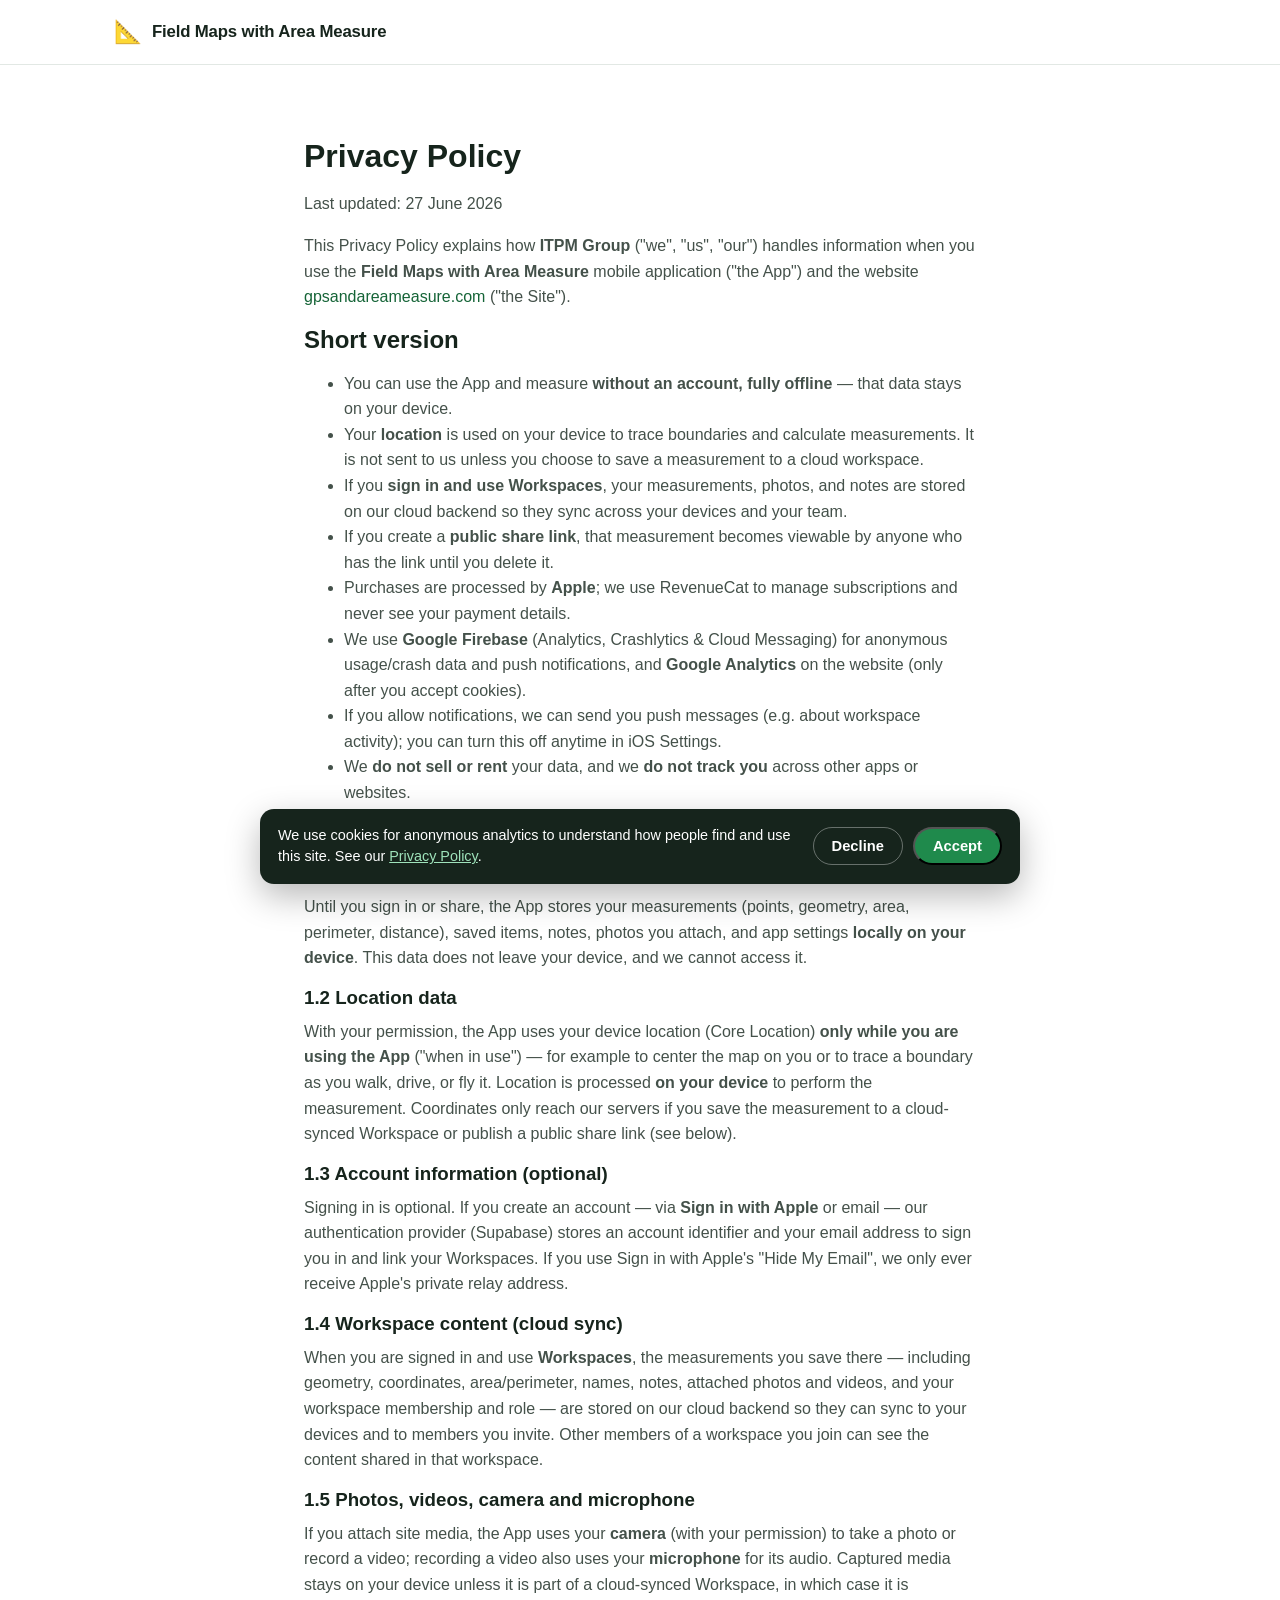
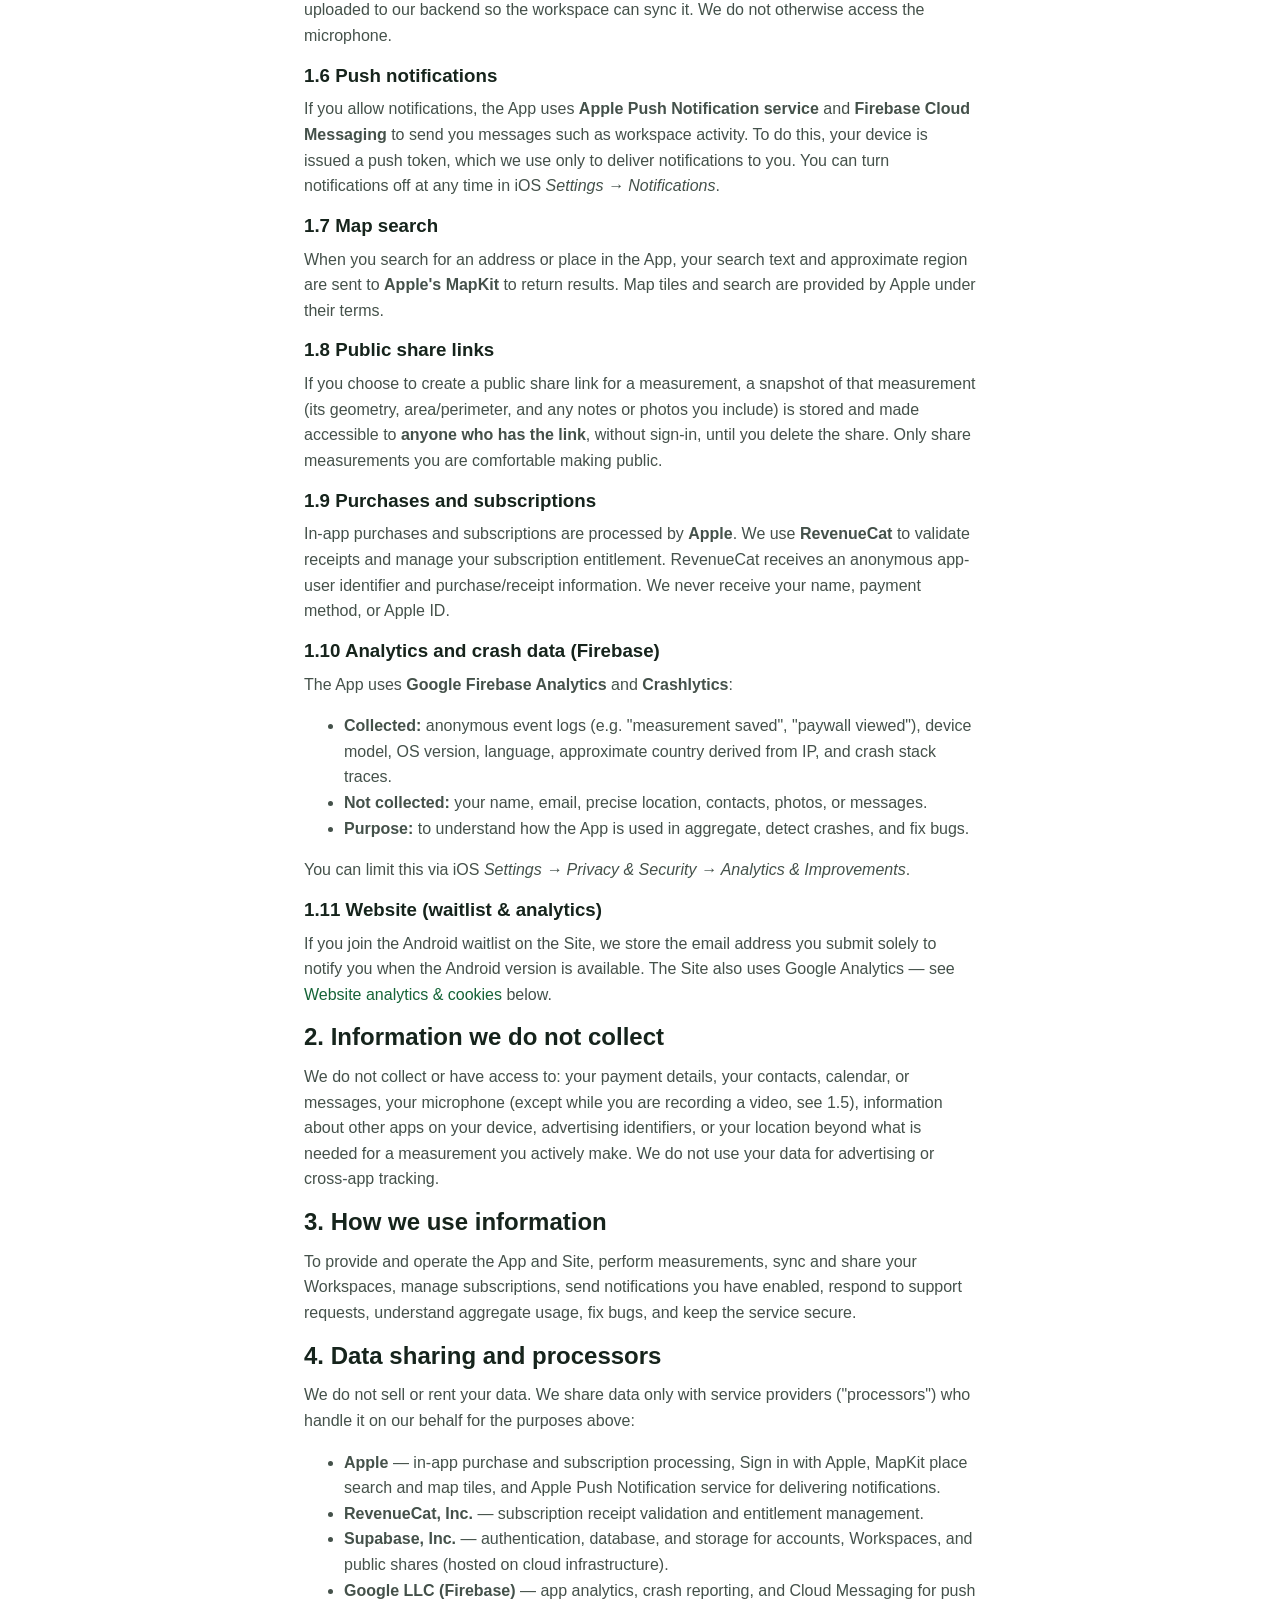
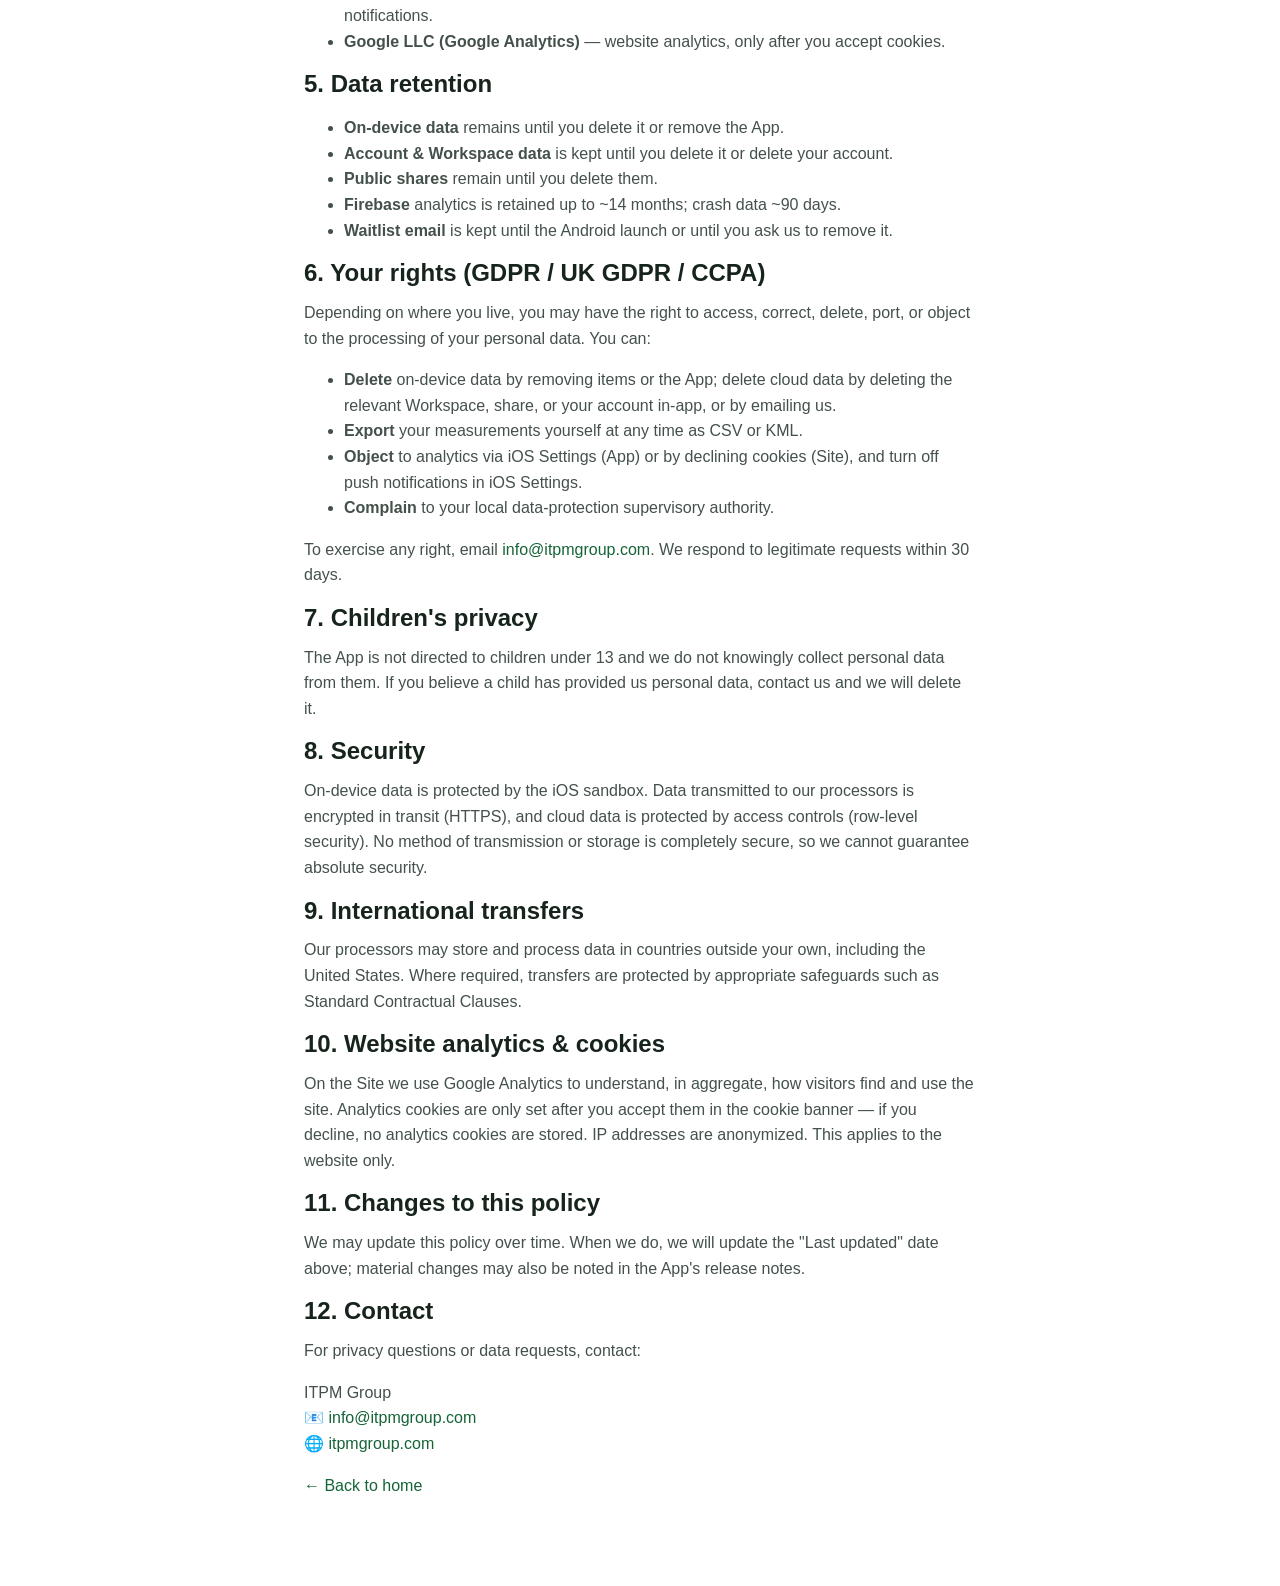
<file: privacy.html>
<!DOCTYPE html>
<html lang="en">
<head>
  <meta charset="UTF-8" />
  <meta name="viewport" content="width=device-width, initial-scale=1.0" />
  <title>Privacy Policy — Field Maps with Area Measure</title>
  <meta name="description" content="Privacy Policy for the Field Maps with Area Measure app and website — what data is collected, how it is used, and your choices." />
  <link rel="canonical" href="https://gpsandareameasure.com/privacy.html" />
  <meta name="robots" content="index, follow" />
  <link rel="icon" href="assets/favicon.svg" type="image/svg+xml" />
  <link rel="stylesheet" href="assets/styles.css" />
</head>
<body>
  <header class="site-header">
    <div class="container nav">
      <a class="brand" href="index.html"><span class="brand-mark">📐</span><span class="brand-name">Field Maps with Area Measure</span></a>
    </div>
  </header>
  <main class="section">
    <div class="container narrow">
      <h1>Privacy Policy</h1>
      <p class="muted">Last updated: 27 June 2026</p>

      <p>This Privacy Policy explains how <strong>ITPM Group</strong> ("we", "us", "our") handles
      information when you use the <strong>Field Maps with Area Measure</strong> mobile application
      ("the App") and the website <a href="https://gpsandareameasure.com">gpsandareameasure.com</a>
      ("the Site").</p>

      <h2>Short version</h2>
      <ul>
        <li>You can use the App and measure <strong>without an account, fully offline</strong> — that data stays on your device.</li>
        <li>Your <strong>location</strong> is used on your device to trace boundaries and calculate measurements. It is not sent to us unless you choose to save a measurement to a cloud workspace.</li>
        <li>If you <strong>sign in and use Workspaces</strong>, your measurements, photos, and notes are stored on our cloud backend so they sync across your devices and your team.</li>
        <li>If you create a <strong>public share link</strong>, that measurement becomes viewable by anyone who has the link until you delete it.</li>
        <li>Purchases are processed by <strong>Apple</strong>; we use RevenueCat to manage subscriptions and never see your payment details.</li>
        <li>We use <strong>Google Firebase</strong> (Analytics, Crashlytics &amp; Cloud Messaging) for anonymous usage/crash data and push notifications, and <strong>Google Analytics</strong> on the website (only after you accept cookies).</li>
        <li>If you allow notifications, we can send you push messages (e.g. about workspace activity); you can turn this off anytime in iOS Settings.</li>
        <li>We <strong>do not sell or rent</strong> your data, and we <strong>do not track you</strong> across other apps or websites.</li>
      </ul>

      <h2>1. Information we collect</h2>

      <h3>1.1 Data stored locally on your device</h3>
      <p>Until you sign in or share, the App stores your measurements (points, geometry, area,
      perimeter, distance), saved items, notes, photos you attach, and app settings <strong>locally
      on your device</strong>. This data does not leave your device, and we cannot access it.</p>

      <h3>1.2 Location data</h3>
      <p>With your permission, the App uses your device location (Core Location) <strong>only while
      you are using the App</strong> ("when in use") — for example to center the map on you or to
      trace a boundary as you walk, drive, or fly it. Location is processed <strong>on your
      device</strong> to perform the measurement.
      Coordinates only reach our servers if you save the measurement to a cloud-synced Workspace or
      publish a public share link (see below).</p>

      <h3>1.3 Account information (optional)</h3>
      <p>Signing in is optional. If you create an account — via <strong>Sign in with Apple</strong>
      or email — our authentication provider (Supabase) stores an account identifier and your email
      address to sign you in and link your Workspaces. If you use Sign in with Apple's "Hide My
      Email", we only ever receive Apple's private relay address.</p>

      <h3>1.4 Workspace content (cloud sync)</h3>
      <p>When you are signed in and use <strong>Workspaces</strong>, the measurements you save there
      — including geometry, coordinates, area/perimeter, names, notes, attached photos and videos,
      and your workspace membership and role — are stored on our cloud backend so they can sync to
      your devices and to members you invite. Other members of a workspace you join can see the
      content shared in that workspace.</p>

      <h3>1.5 Photos, videos, camera and microphone</h3>
      <p>If you attach site media, the App uses your <strong>camera</strong> (with your permission)
      to take a photo or record a video; recording a video also uses your <strong>microphone</strong>
      for its audio. Captured media stays on your device unless it is part of a cloud-synced
      Workspace, in which case it is uploaded to our backend so the workspace can sync it. We do not
      otherwise access the microphone.</p>

      <h3>1.6 Push notifications</h3>
      <p>If you allow notifications, the App uses <strong>Apple Push Notification service</strong> and
      <strong>Firebase Cloud Messaging</strong> to send you messages such as workspace activity. To
      do this, your device is issued a push token, which we use only to deliver notifications to you.
      You can turn notifications off at any time in iOS <em>Settings → Notifications</em>.</p>

      <h3>1.7 Map search</h3>
      <p>When you search for an address or place in the App, your search text and approximate region
      are sent to <strong>Apple's MapKit</strong> to return results. Map tiles and search are
      provided by Apple under their terms.</p>

      <h3>1.8 Public share links</h3>
      <p>If you choose to create a public share link for a measurement, a snapshot of that
      measurement (its geometry, area/perimeter, and any notes or photos you include) is stored and
      made accessible to <strong>anyone who has the link</strong>, without sign-in, until you delete
      the share. Only share measurements you are comfortable making public.</p>

      <h3>1.9 Purchases and subscriptions</h3>
      <p>In-app purchases and subscriptions are processed by <strong>Apple</strong>. We use
      <strong>RevenueCat</strong> to validate receipts and manage your subscription entitlement.
      RevenueCat receives an anonymous app-user identifier and purchase/receipt information. We
      never receive your name, payment method, or Apple ID.</p>

      <h3>1.10 Analytics and crash data (Firebase)</h3>
      <p>The App uses <strong>Google Firebase Analytics</strong> and <strong>Crashlytics</strong>:</p>
      <ul>
        <li><strong>Collected:</strong> anonymous event logs (e.g. "measurement saved", "paywall viewed"), device model, OS version, language, approximate country derived from IP, and crash stack traces.</li>
        <li><strong>Not collected:</strong> your name, email, precise location, contacts, photos, or messages.</li>
        <li><strong>Purpose:</strong> to understand how the App is used in aggregate, detect crashes, and fix bugs.</li>
      </ul>
      <p>You can limit this via iOS <em>Settings → Privacy &amp; Security → Analytics &amp;
      Improvements</em>.</p>

      <h3>1.11 Website (waitlist &amp; analytics)</h3>
      <p>If you join the Android waitlist on the Site, we store the email address you submit solely
      to notify you when the Android version is available. The Site also uses Google Analytics — see
      <a href="#cookies">Website analytics &amp; cookies</a> below.</p>

      <h2>2. Information we do not collect</h2>
      <p>We do not collect or have access to: your payment details, your contacts, calendar, or
      messages, your microphone (except while you are recording a video, see 1.5), information about
      other apps on your device, advertising identifiers, or your location beyond what is needed for
      a measurement you actively make. We do not use your data for advertising or cross-app
      tracking.</p>

      <h2>3. How we use information</h2>
      <p>To provide and operate the App and Site, perform measurements, sync and share your
      Workspaces, manage subscriptions, send notifications you have enabled, respond to support
      requests, understand aggregate usage, fix bugs, and keep the service secure.</p>

      <h2>4. Data sharing and processors</h2>
      <p>We do not sell or rent your data. We share data only with service providers ("processors")
      who handle it on our behalf for the purposes above:</p>
      <ul>
        <li><strong>Apple</strong> — in-app purchase and subscription processing, Sign in with Apple, MapKit place search and map tiles, and Apple Push Notification service for delivering notifications.</li>
        <li><strong>RevenueCat, Inc.</strong> — subscription receipt validation and entitlement management.</li>
        <li><strong>Supabase, Inc.</strong> — authentication, database, and storage for accounts, Workspaces, and public shares (hosted on cloud infrastructure).</li>
        <li><strong>Google LLC (Firebase)</strong> — app analytics, crash reporting, and Cloud Messaging for push notifications.</li>
        <li><strong>Google LLC (Google Analytics)</strong> — website analytics, only after you accept cookies.</li>
      </ul>

      <h2>5. Data retention</h2>
      <ul>
        <li><strong>On-device data</strong> remains until you delete it or remove the App.</li>
        <li><strong>Account &amp; Workspace data</strong> is kept until you delete it or delete your account.</li>
        <li><strong>Public shares</strong> remain until you delete them.</li>
        <li><strong>Firebase</strong> analytics is retained up to ~14 months; crash data ~90 days.</li>
        <li><strong>Waitlist email</strong> is kept until the Android launch or until you ask us to remove it.</li>
      </ul>

      <h2>6. Your rights (GDPR / UK GDPR / CCPA)</h2>
      <p>Depending on where you live, you may have the right to access, correct, delete, port, or
      object to the processing of your personal data. You can:</p>
      <ul>
        <li><strong>Delete</strong> on-device data by removing items or the App; delete cloud data by deleting the relevant Workspace, share, or your account in-app, or by emailing us.</li>
        <li><strong>Export</strong> your measurements yourself at any time as CSV or KML.</li>
        <li><strong>Object</strong> to analytics via iOS Settings (App) or by declining cookies (Site), and turn off push notifications in iOS Settings.</li>
        <li><strong>Complain</strong> to your local data-protection supervisory authority.</li>
      </ul>
      <p>To exercise any right, email <a href="mailto:info@itpmgroup.com">info@itpmgroup.com</a>.
      We respond to legitimate requests within 30 days.</p>

      <h2>7. Children's privacy</h2>
      <p>The App is not directed to children under 13 and we do not knowingly collect personal data
      from them. If you believe a child has provided us personal data, contact us and we will delete
      it.</p>

      <h2>8. Security</h2>
      <p>On-device data is protected by the iOS sandbox. Data transmitted to our processors is
      encrypted in transit (HTTPS), and cloud data is protected by access controls (row-level
      security). No method of transmission or storage is completely secure, so we cannot guarantee
      absolute security.</p>

      <h2>9. International transfers</h2>
      <p>Our processors may store and process data in countries outside your own, including the
      United States. Where required, transfers are protected by appropriate safeguards such as
      Standard Contractual Clauses.</p>

      <h2 id="cookies">10. Website analytics &amp; cookies</h2>
      <p>On the Site we use Google Analytics to understand, in aggregate, how visitors find and use
      the site. Analytics cookies are only set after you accept them in the cookie banner — if you
      decline, no analytics cookies are stored. IP addresses are anonymized. This applies to the
      website only.</p>

      <h2>11. Changes to this policy</h2>
      <p>We may update this policy over time. When we do, we will update the "Last updated" date
      above; material changes may also be noted in the App's release notes.</p>

      <h2>12. Contact</h2>
      <p>For privacy questions or data requests, contact:</p>
      <p>
        ITPM Group<br />
        📧 <a href="mailto:info@itpmgroup.com">info@itpmgroup.com</a><br />
        🌐 <a href="https://itpmgroup.com">itpmgroup.com</a>
      </p>

      <p><a href="index.html">← Back to home</a></p>
    </div>
  </main>
  <script src="assets/analytics.js"></script>
</body>
</html>
</file>
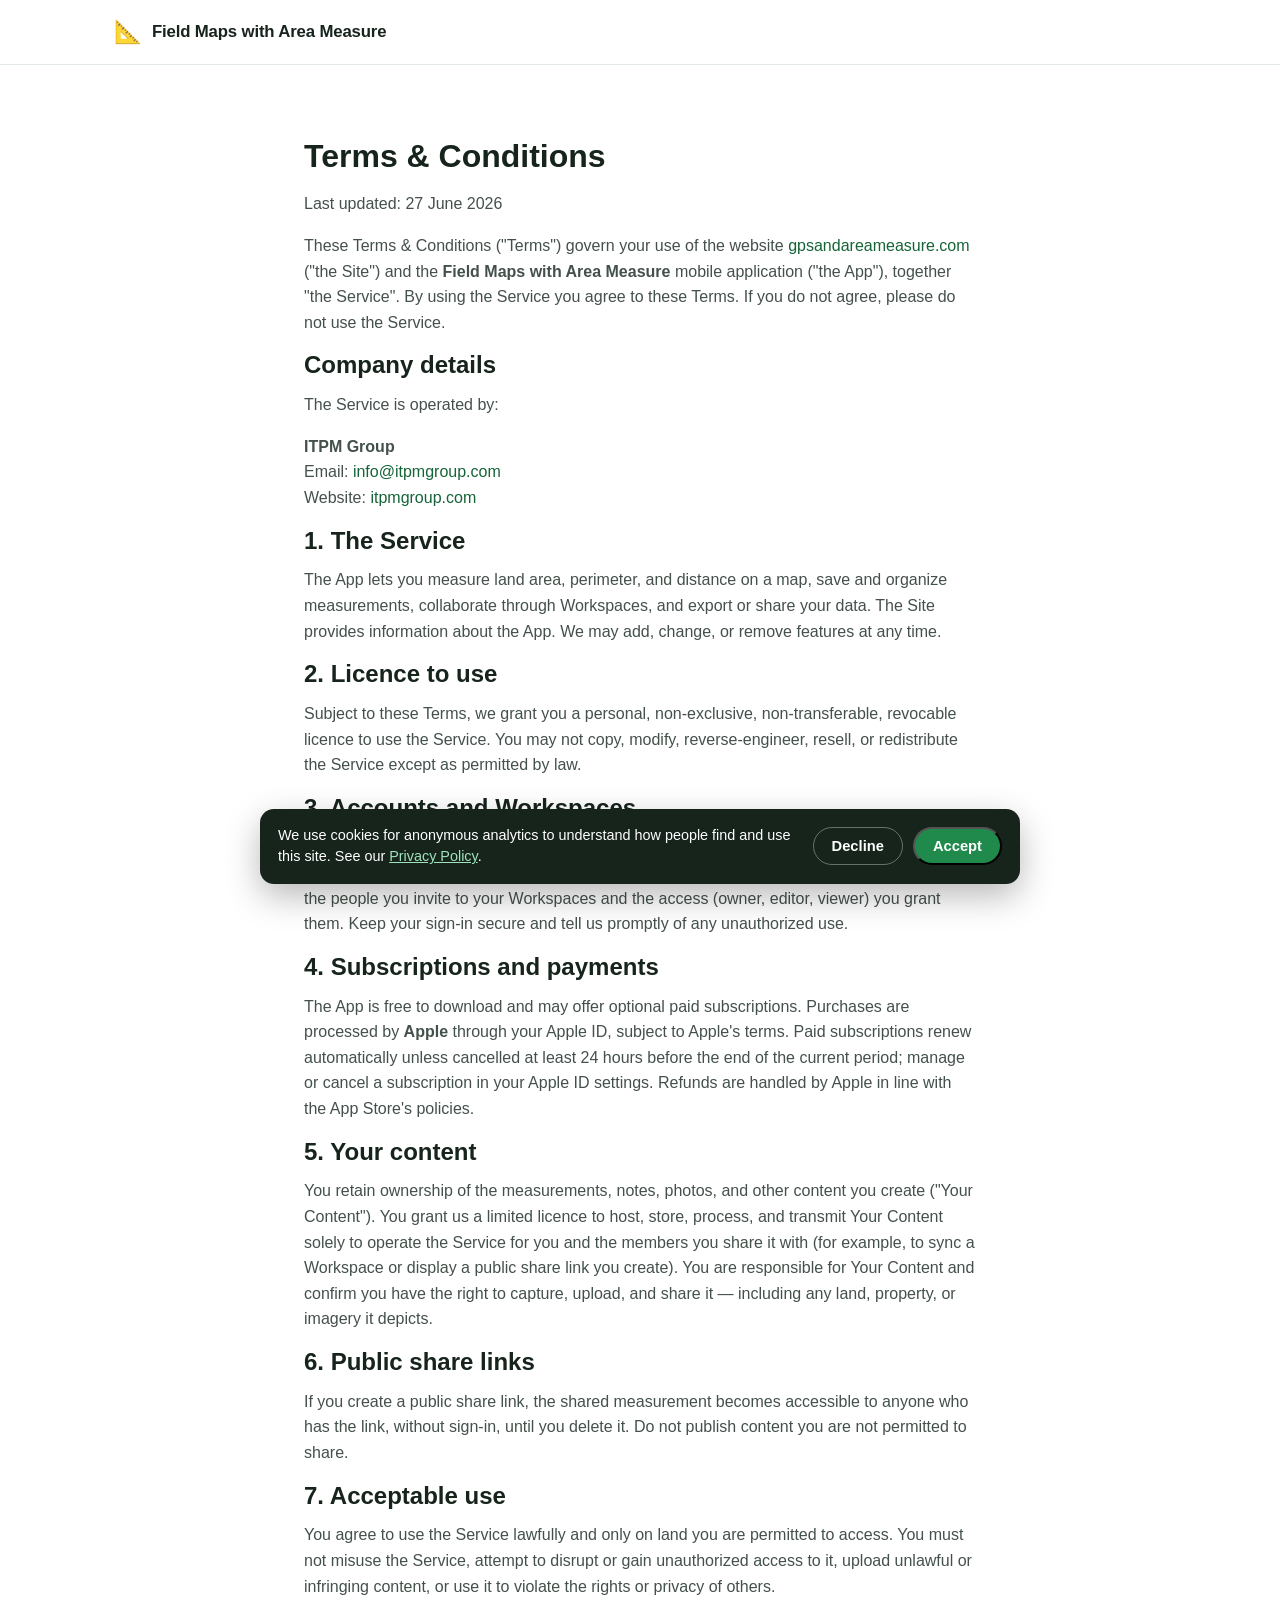
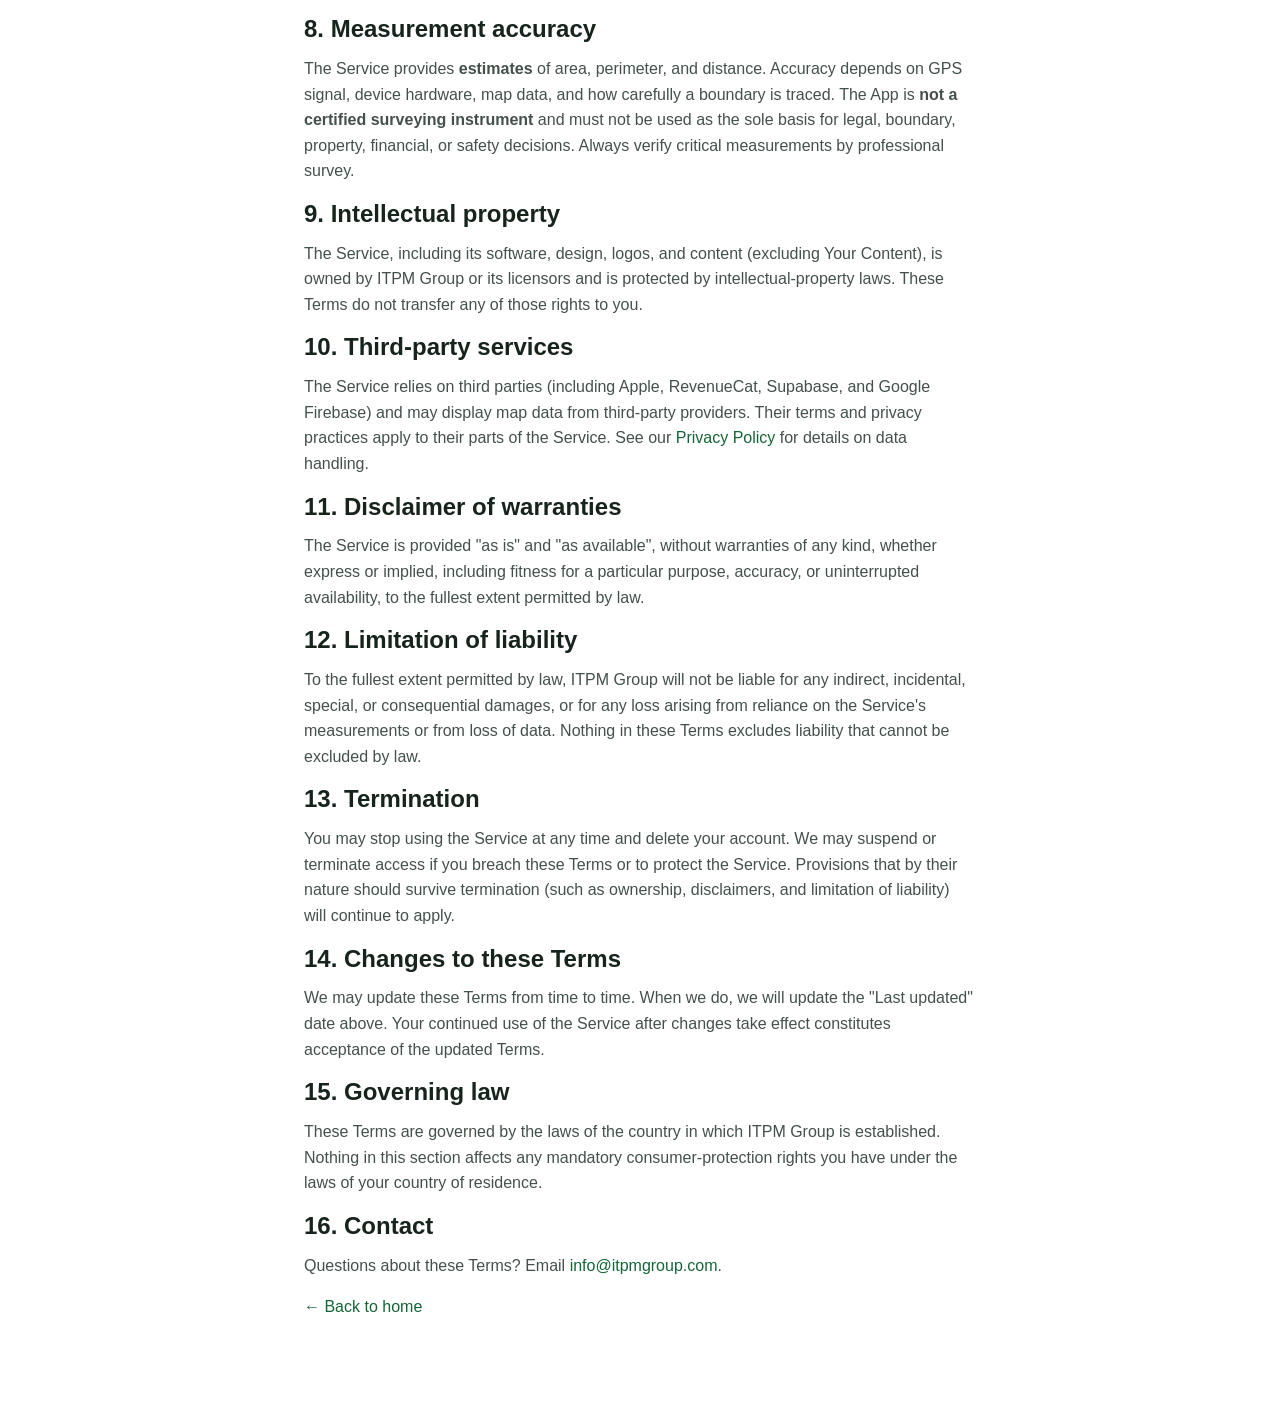
<file: terms.html>
<!DOCTYPE html>
<html lang="en">
<head>
  <meta charset="UTF-8" />
  <meta name="viewport" content="width=device-width, initial-scale=1.0" />
  <title>Terms &amp; Conditions — Field Maps with Area Measure</title>
  <meta name="description" content="Terms &amp; Conditions for the Field Maps with Area Measure website and app, operated by ITPM Group." />
  <link rel="canonical" href="https://gpsandareameasure.com/terms.html" />
  <meta name="robots" content="index, follow" />
  <link rel="icon" href="assets/favicon.svg" type="image/svg+xml" />
  <link rel="stylesheet" href="assets/styles.css" />
</head>
<body>
  <header class="site-header">
    <div class="container nav">
      <a class="brand" href="index.html"><span class="brand-mark">📐</span><span class="brand-name">Field Maps with Area Measure</span></a>
    </div>
  </header>
  <main class="section">
    <div class="container narrow">
      <h1>Terms &amp; Conditions</h1>
      <p class="muted">Last updated: 27 June 2026</p>

      <p>These Terms &amp; Conditions ("Terms") govern your use of the website
      <a href="https://gpsandareameasure.com">gpsandareameasure.com</a> ("the Site") and the
      <strong>Field Maps with Area Measure</strong> mobile application ("the App"), together "the
      Service". By using the Service you agree to these Terms. If you do not agree, please do not use
      the Service.</p>

      <h2>Company details</h2>
      <p>The Service is operated by:</p>
      <p>
        <strong>ITPM Group</strong><br />
        Email: <a href="mailto:info@itpmgroup.com">info@itpmgroup.com</a><br />
        Website: <a href="https://itpmgroup.com">itpmgroup.com</a>
      </p>

      <h2>1. The Service</h2>
      <p>The App lets you measure land area, perimeter, and distance on a map, save and organize
      measurements, collaborate through Workspaces, and export or share your data. The Site provides
      information about the App. We may add, change, or remove features at any time.</p>

      <h2>2. Licence to use</h2>
      <p>Subject to these Terms, we grant you a personal, non-exclusive, non-transferable, revocable
      licence to use the Service. You may not copy, modify, reverse-engineer, resell, or
      redistribute the Service except as permitted by law.</p>

      <h2>3. Accounts and Workspaces</h2>
      <p>You can use core measuring features without an account. Some features (such as cloud
      Workspaces) require you to sign in. You are responsible for activity under your account and for
      the people you invite to your Workspaces and the access (owner, editor, viewer) you grant them.
      Keep your sign-in secure and tell us promptly of any unauthorized use.</p>

      <h2>4. Subscriptions and payments</h2>
      <p>The App is free to download and may offer optional paid subscriptions. Purchases are
      processed by <strong>Apple</strong> through your Apple ID, subject to Apple's terms. Paid
      subscriptions renew automatically unless cancelled at least 24 hours before the end of the
      current period; manage or cancel a subscription in your Apple ID settings. Refunds are handled
      by Apple in line with the App Store's policies.</p>

      <h2>5. Your content</h2>
      <p>You retain ownership of the measurements, notes, photos, and other content you create
      ("Your Content"). You grant us a limited licence to host, store, process, and transmit Your
      Content solely to operate the Service for you and the members you share it with (for example,
      to sync a Workspace or display a public share link you create). You are responsible for Your
      Content and confirm you have the right to capture, upload, and share it — including any land,
      property, or imagery it depicts.</p>

      <h2>6. Public share links</h2>
      <p>If you create a public share link, the shared measurement becomes accessible to anyone who
      has the link, without sign-in, until you delete it. Do not publish content you are not
      permitted to share.</p>

      <h2>7. Acceptable use</h2>
      <p>You agree to use the Service lawfully and only on land you are permitted to access. You must
      not misuse the Service, attempt to disrupt or gain unauthorized access to it, upload unlawful
      or infringing content, or use it to violate the rights or privacy of others.</p>

      <h2>8. Measurement accuracy</h2>
      <p>The Service provides <strong>estimates</strong> of area, perimeter, and distance. Accuracy
      depends on GPS signal, device hardware, map data, and how carefully a boundary is traced. The
      App is <strong>not a certified surveying instrument</strong> and must not be used as the sole
      basis for legal, boundary, property, financial, or safety decisions. Always verify critical
      measurements by professional survey.</p>

      <h2>9. Intellectual property</h2>
      <p>The Service, including its software, design, logos, and content (excluding Your Content), is
      owned by ITPM Group or its licensors and is protected by intellectual-property laws. These
      Terms do not transfer any of those rights to you.</p>

      <h2>10. Third-party services</h2>
      <p>The Service relies on third parties (including Apple, RevenueCat, Supabase, and Google
      Firebase) and may display map data from third-party providers. Their terms and privacy
      practices apply to their parts of the Service. See our
      <a href="privacy.html">Privacy Policy</a> for details on data handling.</p>

      <h2>11. Disclaimer of warranties</h2>
      <p>The Service is provided "as is" and "as available", without warranties of any kind, whether
      express or implied, including fitness for a particular purpose, accuracy, or uninterrupted
      availability, to the fullest extent permitted by law.</p>

      <h2>12. Limitation of liability</h2>
      <p>To the fullest extent permitted by law, ITPM Group will not be liable for any indirect,
      incidental, special, or consequential damages, or for any loss arising from reliance on the
      Service's measurements or from loss of data. Nothing in these Terms excludes liability that
      cannot be excluded by law.</p>

      <h2>13. Termination</h2>
      <p>You may stop using the Service at any time and delete your account. We may suspend or
      terminate access if you breach these Terms or to protect the Service. Provisions that by their
      nature should survive termination (such as ownership, disclaimers, and limitation of
      liability) will continue to apply.</p>

      <h2>14. Changes to these Terms</h2>
      <p>We may update these Terms from time to time. When we do, we will update the "Last updated"
      date above. Your continued use of the Service after changes take effect constitutes acceptance
      of the updated Terms.</p>

      <h2>15. Governing law</h2>
      <p>These Terms are governed by the laws of the country in which ITPM Group is established.
      Nothing in this section affects any mandatory consumer-protection rights you have under the
      laws of your country of residence.</p>

      <h2>16. Contact</h2>
      <p>Questions about these Terms? Email
      <a href="mailto:info@itpmgroup.com">info@itpmgroup.com</a>.</p>

      <p><a href="index.html">← Back to home</a></p>
    </div>
  </main>
  <script src="assets/analytics.js"></script>
</body>
</html>
</file>
<file: assets/styles.css>
:root {
  --green:        #1f8a4c;
  --green-dark:   #156437;
  --green-soft:   #e8f4ec;
  --ink:          #16241c;
  --body:         #44514a;
  --line:         #e2e8e4;
  --bg:           #ffffff;
  --bg-alt:       #f5f8f6;
  --radius:       16px;
  --shadow:       0 10px 30px rgba(16, 50, 32, 0.10);
  --max:          1100px;
  --font:         -apple-system, BlinkMacSystemFont, "Segoe UI", Roboto, Helvetica, Arial, sans-serif;
}

* { box-sizing: border-box; }
html { scroll-behavior: smooth; }
body {
  margin: 0;
  font-family: var(--font);
  color: var(--body);
  background: var(--bg);
  line-height: 1.6;
  -webkit-font-smoothing: antialiased;
}
h1, h2, h3 { color: var(--ink); line-height: 1.2; margin: 0 0 .5em; }
p { margin: 0 0 1em; }
a { color: var(--green-dark); text-decoration: none; }
a:hover { text-decoration: underline; }

.container { width: 100%; max-width: var(--max); margin: 0 auto; padding: 0 24px; }
.narrow { max-width: 720px; }

/* ===== Buttons ===== */
.btn {
  display: inline-block;
  background: var(--green);
  color: #fff;
  font-weight: 600;
  padding: 12px 22px;
  border-radius: 999px;
  white-space: nowrap;
  transition: transform .12s ease, background .12s ease;
}
.btn:hover { background: var(--green-dark); text-decoration: none; transform: translateY(-1px); }
.btn-lg { padding: 16px 30px; font-size: 1.05rem; }
.btn-sm { padding: 9px 18px; font-size: .92rem; }

/* ===== Store badge (Google Play "coming soon") ===== */
.store-badge {
  display: inline-flex; align-items: center; gap: 11px;
  background: #000; color: #fff; border: 1px solid rgba(255,255,255,.18); cursor: pointer;
  padding: 0 18px; height: 56px; border-radius: 12px; text-align: left; text-decoration: none;
  transition: transform .12s ease, background .12s ease;
}
.store-badge:hover { background: #1a1a1a; transform: translateY(-1px); text-decoration: none; }
.store-badge .sb-icon { width: 26px; height: 26px; flex: 0 0 auto; }
.store-badge .sb-text { display: flex; flex-direction: column; line-height: 1.15; }
.store-badge .sb-text small { font-size: .68rem; letter-spacing: .02em; }
.store-badge .sb-text strong { font-size: 1.2rem; font-weight: 600; letter-spacing: -.01em; }

/* ===== Waitlist modal ===== */
.modal-backdrop {
  position: fixed; inset: 0; z-index: 50;
  background: rgba(12, 24, 16, .55); backdrop-filter: blur(3px);
  display: flex; align-items: center; justify-content: center; padding: 20px;
}
.modal-backdrop[hidden] { display: none; }
.modal {
  position: relative; width: 100%; max-width: 440px;
  background: var(--bg); border-radius: var(--radius); box-shadow: var(--shadow);
  padding: 32px 28px 26px; text-align: center;
  animation: modal-in .18s ease;
}
@keyframes modal-in { from { opacity: 0; transform: translateY(10px) scale(.98); } to { opacity: 1; transform: none; } }
.modal-close {
  position: absolute; top: 10px; right: 12px; border: 0; background: transparent;
  font-size: 1.6rem; line-height: 1; color: var(--body); cursor: pointer; padding: 6px;
}
.modal-close:hover { color: var(--ink); }
.modal-icon { font-size: 2.4rem; margin-bottom: 6px; }
.modal h2 { font-size: 1.45rem; margin-bottom: 8px; }
.modal p { color: var(--body); margin: 0 0 18px; }
#wl-form { display: flex; flex-direction: column; gap: 10px; }
#wl-email {
  width: 100%; padding: 13px 15px; font-size: 1rem;
  border: 1px solid var(--line); border-radius: 10px; font-family: inherit;
}
#wl-email:focus { outline: none; border-color: var(--green); box-shadow: 0 0 0 3px var(--green-soft); }
.wl-msg { margin: 14px 0 0; font-weight: 600; font-size: .95rem; min-height: 1.2em; }
.wl-msg.ok { color: var(--green-dark); }
.wl-msg.err { color: #c0392b; }
.wl-fine { font-size: .8rem; color: var(--body); margin: 12px 0 0; }

/* ===== Header ===== */
.site-header {
  position: sticky; top: 0; z-index: 20;
  background: rgba(255,255,255,.85);
  backdrop-filter: saturate(160%) blur(12px);
  border-bottom: 1px solid var(--line);
}
.nav { display: flex; align-items: center; justify-content: space-between; height: 64px; }
.brand { display: flex; align-items: center; gap: 10px; font-weight: 700; color: var(--ink); }
.brand:hover { text-decoration: none; }
.brand-mark { font-size: 1.4rem; }
.brand-name { font-size: 1.05rem; letter-spacing: -.01em; }
.nav-links { display: flex; align-items: center; gap: 26px; }
.nav-links a { color: var(--body); font-weight: 500; }
.nav-links a.btn { color: #fff; }
@media (max-width: 720px) {
  .nav { gap: 10px; }
  .nav-links a:not(.btn) { display: none; }
  .nav-links { gap: 10px; flex-shrink: 0; }
  .brand { min-width: 0; }
  .brand-name { white-space: nowrap; overflow: hidden; text-overflow: ellipsis; font-size: .98rem; }
}
@media (max-width: 520px) {
  .brand-name { display: none; }
}

/* ===== Hero ===== */
.hero {
  background: radial-gradient(1200px 500px at 80% -10%, var(--green-soft), transparent 60%), var(--bg);
  padding: 72px 0 64px;
}
.hero-grid {
  display: grid; grid-template-columns: 1.1fr .9fr; gap: 48px; align-items: center;
}
.hero h1 { font-size: clamp(2rem, 4.5vw, 3.1rem); letter-spacing: -.02em; }
.lead { font-size: 1.18rem; color: var(--body); }
.cta-row { display: flex; align-items: center; gap: 16px; flex-wrap: wrap; margin: 28px 0 18px; }
.cta-note { color: var(--body); font-size: .9rem; }
.hero-badges { list-style: none; padding: 0; margin: 0; display: flex; flex-wrap: wrap; gap: 8px 22px; }
.hero-badges li { font-size: .95rem; color: var(--green-dark); font-weight: 500; }
@media (max-width: 860px) {
  .hero-grid { grid-template-columns: 1fr; }
  .hero-visual { order: -1; }
}

/* Phone mockup */
.hero-visual { display: flex; justify-content: center; }
.phone {
  width: 290px; aspect-ratio: 9 / 19.3;
  background: #0c1310; border-radius: 46px; padding: 11px;
  box-shadow: 0 30px 60px rgba(16, 50, 32, 0.28), inset 0 0 0 2px #2a322d;
  position: relative;
}
.phone-screen {
  position: relative; width: 100%; height: 100%;
  border-radius: 36px; overflow: hidden; background: #e7efe7;
  font-family: var(--font);
}

/* real app screenshot */
.phone-shot { display: block; width: 100%; height: 100%; object-fit: cover; }

/* ===== Sections ===== */
.section { padding: 72px 0; }
.section-alt { background: var(--bg-alt); }
.section-title { font-size: clamp(1.6rem, 3vw, 2.2rem); text-align: center; margin-bottom: 44px; letter-spacing: -.01em; }

/* Cards */
.cards { display: grid; grid-template-columns: repeat(3, 1fr); gap: 22px; }
.card {
  background: var(--bg); border: 1px solid var(--line); border-radius: var(--radius);
  padding: 26px; transition: transform .12s ease, box-shadow .12s ease;
}
.card:hover { transform: translateY(-3px); box-shadow: var(--shadow); }
.card-icon { font-size: 1.8rem; margin-bottom: 10px; }
.card h3 { font-size: 1.15rem; }
.card p { margin: 0; font-size: .97rem; }
@media (max-width: 860px) { .cards { grid-template-columns: 1fr; } }

/* Steps */
.steps { list-style: none; padding: 0; margin: 0; display: grid; grid-template-columns: repeat(3,1fr); gap: 24px; counter-reset: step; }
.steps li { background: var(--bg); border: 1px solid var(--line); border-radius: var(--radius); padding: 28px; position: relative; }
.step-num {
  display: inline-flex; align-items: center; justify-content: center;
  width: 38px; height: 38px; border-radius: 50%;
  background: var(--green); color: #fff; font-weight: 700; margin-bottom: 14px;
}
.steps h3 { font-size: 1.1rem; }
.steps p { margin: 0; }
@media (max-width: 860px) { .steps { grid-template-columns: 1fr; } }

/* ===== Workspaces band ===== */
.workspace-band {
  background: linear-gradient(160deg, var(--green-dark), var(--green));
  color: #eaf5ee;
}
.ws-grid { display: grid; grid-template-columns: 1.05fr .95fr; gap: 48px; align-items: center; }
.ws-eyebrow {
  display: inline-block; text-transform: uppercase; letter-spacing: .08em; font-size: .8rem;
  font-weight: 700; color: #bfe6cc; margin-bottom: 12px;
}
.ws-copy h2 { color: #fff; font-size: clamp(1.7rem, 3vw, 2.3rem); margin-bottom: 14px; }
.ws-copy .lead { color: #dceede; }
.ws-list { list-style: none; padding: 0; margin: 22px 0 28px; display: grid; gap: 12px; }
.ws-list li { position: relative; padding-left: 30px; color: #eaf5ee; }
.ws-list li::before {
  content: "✓"; position: absolute; left: 0; top: 0;
  width: 20px; height: 20px; border-radius: 50%;
  background: rgba(255,255,255,.18); color: #fff; font-size: .72rem; font-weight: 700;
  display: inline-flex; align-items: center; justify-content: center;
}
.ws-list strong { color: #fff; }
.workspace-band .btn { background: #fff; color: var(--green-dark); }
.workspace-band .btn:hover { background: #eaf5ee; }
.ws-note { margin-top: 14px; font-size: .9rem; color: #bfe6cc; }
@media (max-width: 860px) { .ws-grid { grid-template-columns: 1fr; } .ws-visual { order: -1; } }

/* Workspace member card mock */
.ws-visual { display: flex; justify-content: center; }
.ws-card {
  width: 100%; max-width: 360px; background: var(--bg); color: var(--ink);
  border-radius: var(--radius); box-shadow: var(--shadow); overflow: hidden;
}
.ws-card-head { display: flex; align-items: center; gap: 10px; padding: 16px 18px; border-bottom: 1px solid var(--line); }
.ws-swatch { width: 14px; height: 14px; border-radius: 4px; background: var(--green); }
.ws-card-head strong { font-size: 1.05rem; }
.ws-count { margin-left: auto; font-size: .82rem; color: var(--body); }
.ws-rows { list-style: none; margin: 0; padding: 6px 0; }
.ws-rows li { display: flex; align-items: center; gap: 12px; padding: 10px 18px; }
.ws-rows .who { font-size: .95rem; color: var(--ink); }
.ava {
  width: 34px; height: 34px; border-radius: 50%; flex: 0 0 auto;
  display: inline-flex; align-items: center; justify-content: center;
  font-size: .8rem; font-weight: 700; color: #fff;
}
.ava.a { background: #1f8a4c; } .ava.b { background: #2f80ed; }
.ava.c { background: #8e5cd9; } .ava.d { background: #d98b27; }
.role {
  margin-left: auto; font-size: .72rem; font-weight: 700; padding: 3px 10px; border-radius: 999px;
}
.role.owner  { background: var(--green-soft); color: var(--green-dark); }
.role.editor { background: #e7f0fd; color: #1b62c4; }
.role.viewer { background: #f0f0f3; color: #555; }
.ws-foot {
  display: flex; justify-content: space-between; gap: 8px; flex-wrap: wrap;
  padding: 14px 18px; border-top: 1px solid var(--line); font-size: .82rem; color: var(--body);
}

/* Audience */
.audience { display: flex; flex-wrap: wrap; justify-content: center; gap: 12px; }
.audience span {
  background: var(--green-soft); color: var(--green-dark);
  padding: 10px 18px; border-radius: 999px; font-weight: 500;
}

/* FAQ */
details {
  background: var(--bg); border: 1px solid var(--line); border-radius: 12px;
  padding: 16px 20px; margin-bottom: 12px;
}
details summary {
  cursor: pointer; font-weight: 600; color: var(--ink); list-style: none;
}
details summary::-webkit-details-marker { display: none; }
details summary::after { content: "+"; float: right; color: var(--green); font-weight: 700; }
details[open] summary::after { content: "−"; }
details p { margin: 12px 0 0; }

/* Final CTA */
.cta-final { text-align: center; background: linear-gradient(180deg, var(--green-soft), transparent); }
.cta-final h2 { font-size: clamp(1.8rem, 3.4vw, 2.4rem); }

/* ===== Footer ===== */
.site-footer { border-top: 1px solid var(--line); padding: 40px 0 28px; background: var(--bg-alt); }
.footer-grid { display: flex; justify-content: space-between; align-items: flex-start; gap: 24px; flex-wrap: wrap; margin-bottom: 18px; }
.footer-links { display: flex; gap: 22px; flex-wrap: wrap; }
.footer-links a { color: var(--body); }
.muted { color: var(--body); }
.small { font-size: .85rem; }

/* ===== Cookie consent banner ===== */
.consent-bar {
  position: fixed; left: 16px; right: 16px; bottom: 16px; z-index: 999;
  max-width: 760px; margin: 0 auto;
  background: var(--ink); color: #fff;
  border-radius: 14px; box-shadow: 0 12px 34px rgba(0,0,0,.28);
  padding: 16px 18px;
  display: flex; align-items: center; justify-content: space-between; gap: 16px;
  flex-wrap: wrap;
}
.consent-bar p { margin: 0; font-size: .9rem; flex: 1 1 320px; line-height: 1.5; }
.consent-bar a { color: #9fe3bb; text-decoration: underline; }
.consent-actions { display: flex; gap: 10px; flex-shrink: 0; }
.consent-bar .consent-decline { background: transparent; border: 1px solid rgba(255,255,255,.35); color: #fff; }
.consent-bar .consent-decline:hover { background: rgba(255,255,255,.10); }
.consent-bar .consent-accept { background: var(--green); }

/* Language switcher (header nav) */
/* language dropdown */
.lang-menu { position: relative; margin-left: 6px; }
.lang-menu > summary {
  list-style: none; cursor: pointer;
  display: inline-flex; align-items: center; gap: 6px;
  padding: 6px 10px; border-radius: 9px; line-height: 1;
  font-size: 13px; font-weight: 600; color: var(--ink);
  border: 1px solid var(--line); background: var(--bg);
}
.lang-menu > summary::-webkit-details-marker { display: none; }
.lang-menu > summary:hover { border-color: var(--green); }
.lang-menu .globe { width: 15px; height: 15px; opacity: .85; }
.lang-menu .chev { width: 11px; height: 11px; opacity: .6; transition: transform .15s ease; }
.lang-menu[open] > summary .chev { transform: rotate(180deg); }
.lang-pop {
  position: absolute; right: 0; top: calc(100% + 6px); z-index: 60;
  min-width: 170px; padding: 6px;
  display: flex; flex-direction: column; gap: 2px;
  background: var(--bg); border: 1px solid var(--line); border-radius: 13px;
  box-shadow: 0 14px 34px rgba(16, 50, 32, .18);
}
.lang-pop a {
  padding: 9px 12px; border-radius: 8px; line-height: 1;
  font-size: 14px; font-weight: 500; color: var(--body); white-space: nowrap;
}
.lang-pop a:hover { background: var(--bg-alt); }
.lang-pop a[aria-current="page"] { color: #fff; background: var(--green, #1f8a4c); font-weight: 600; }
@media (max-width: 720px) { .lang-menu { margin-left: 0; } }
</file>
